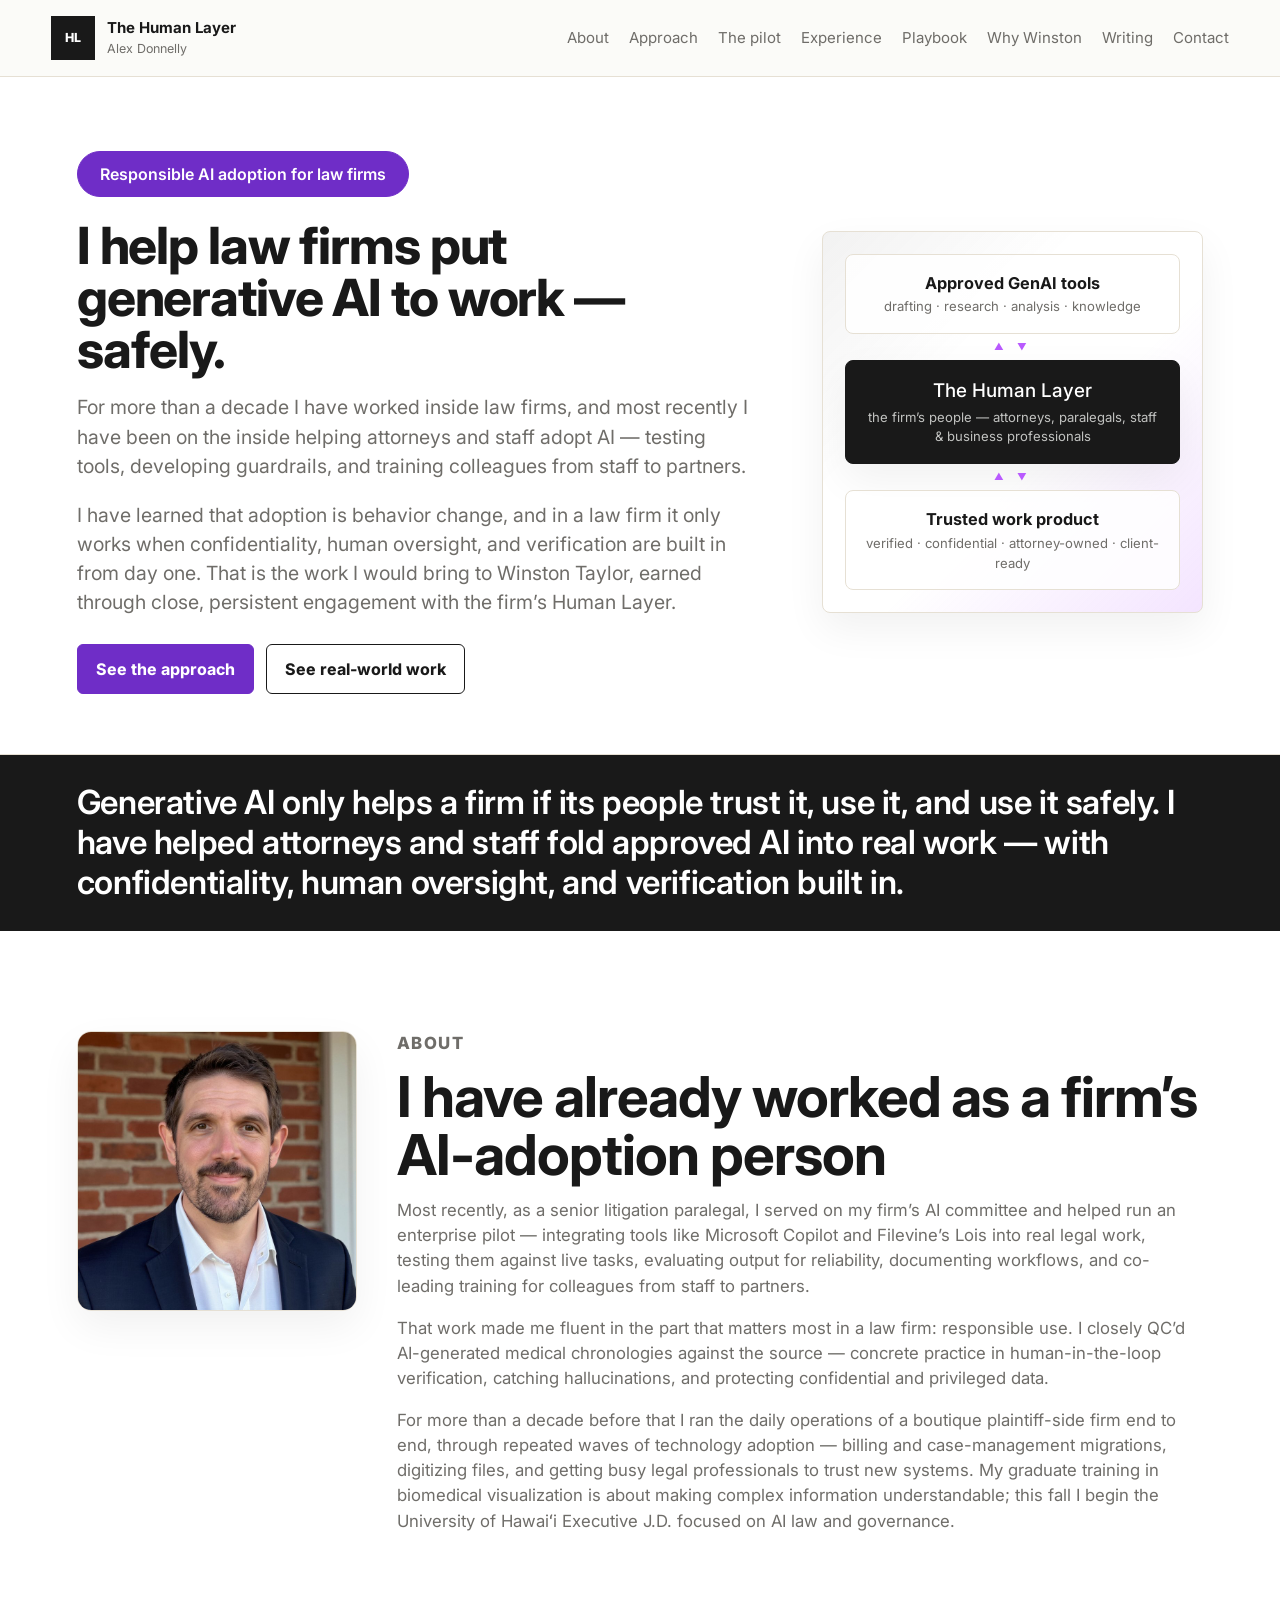
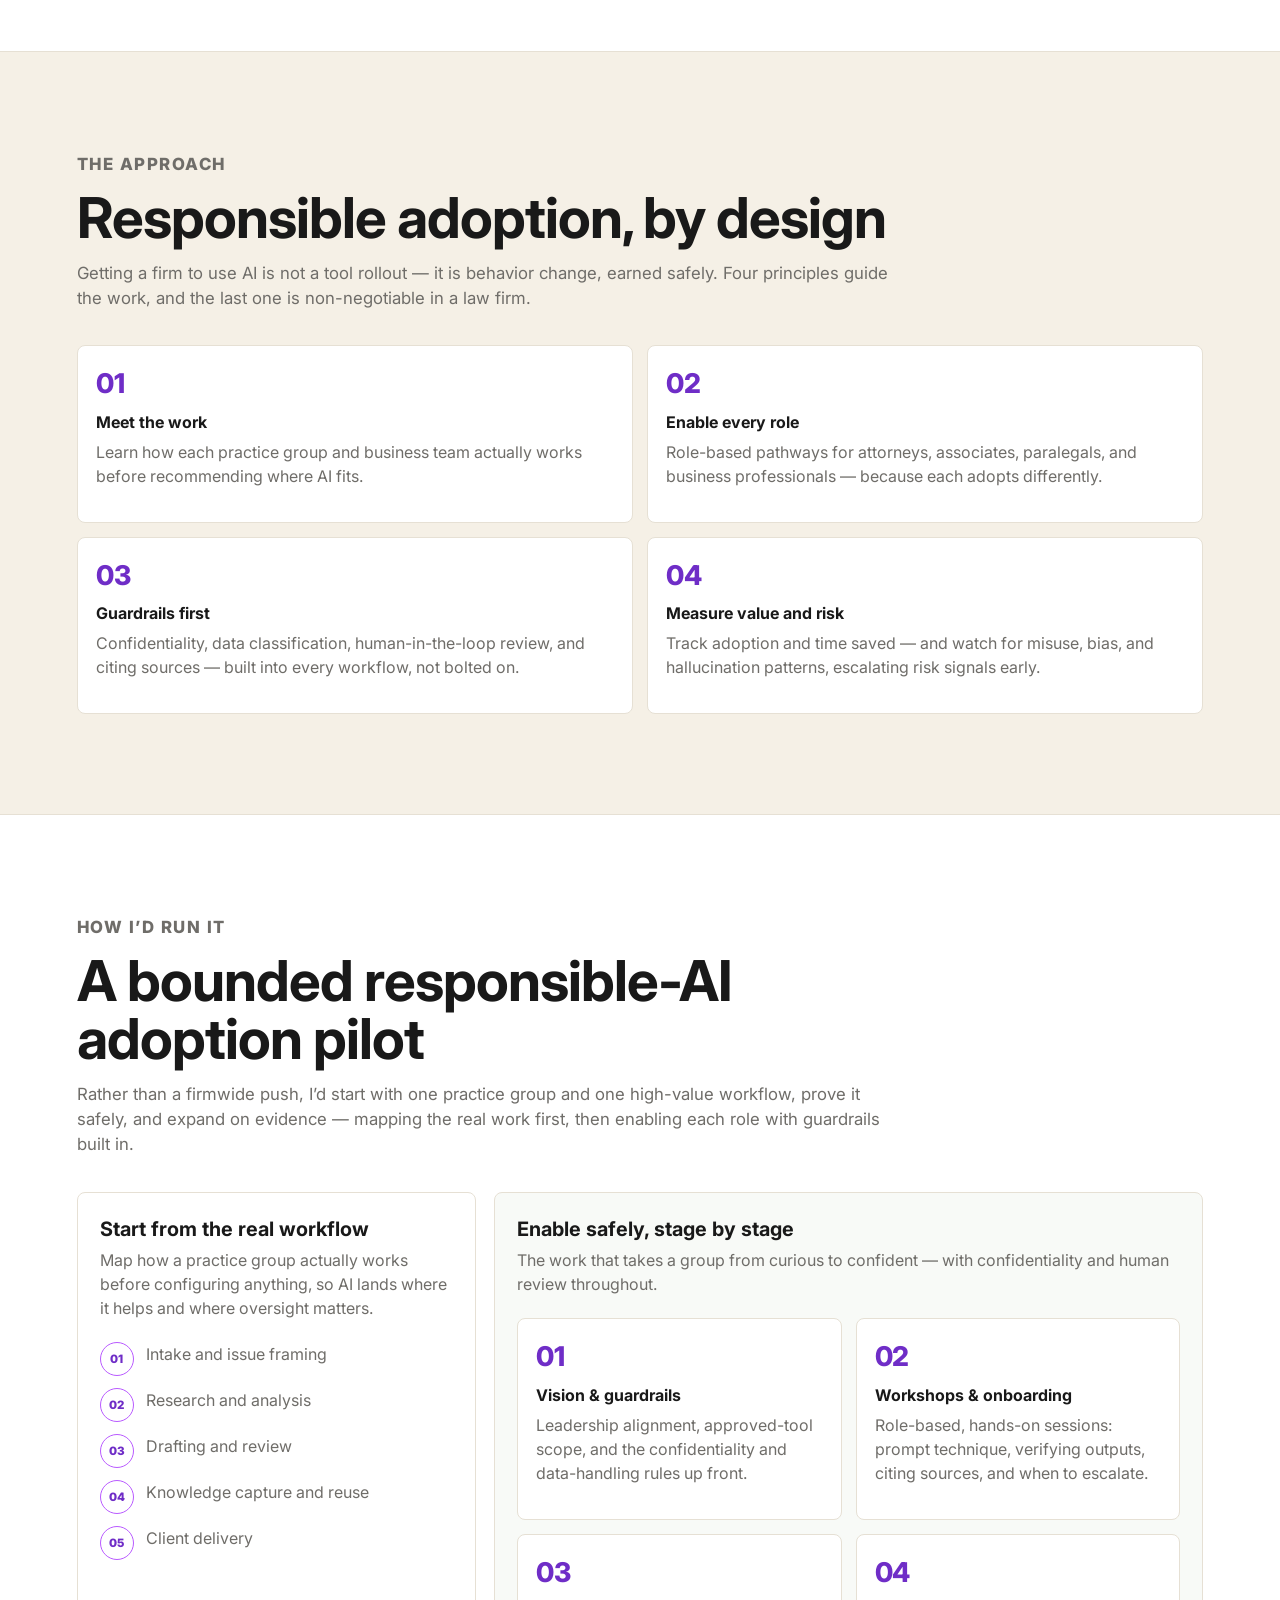
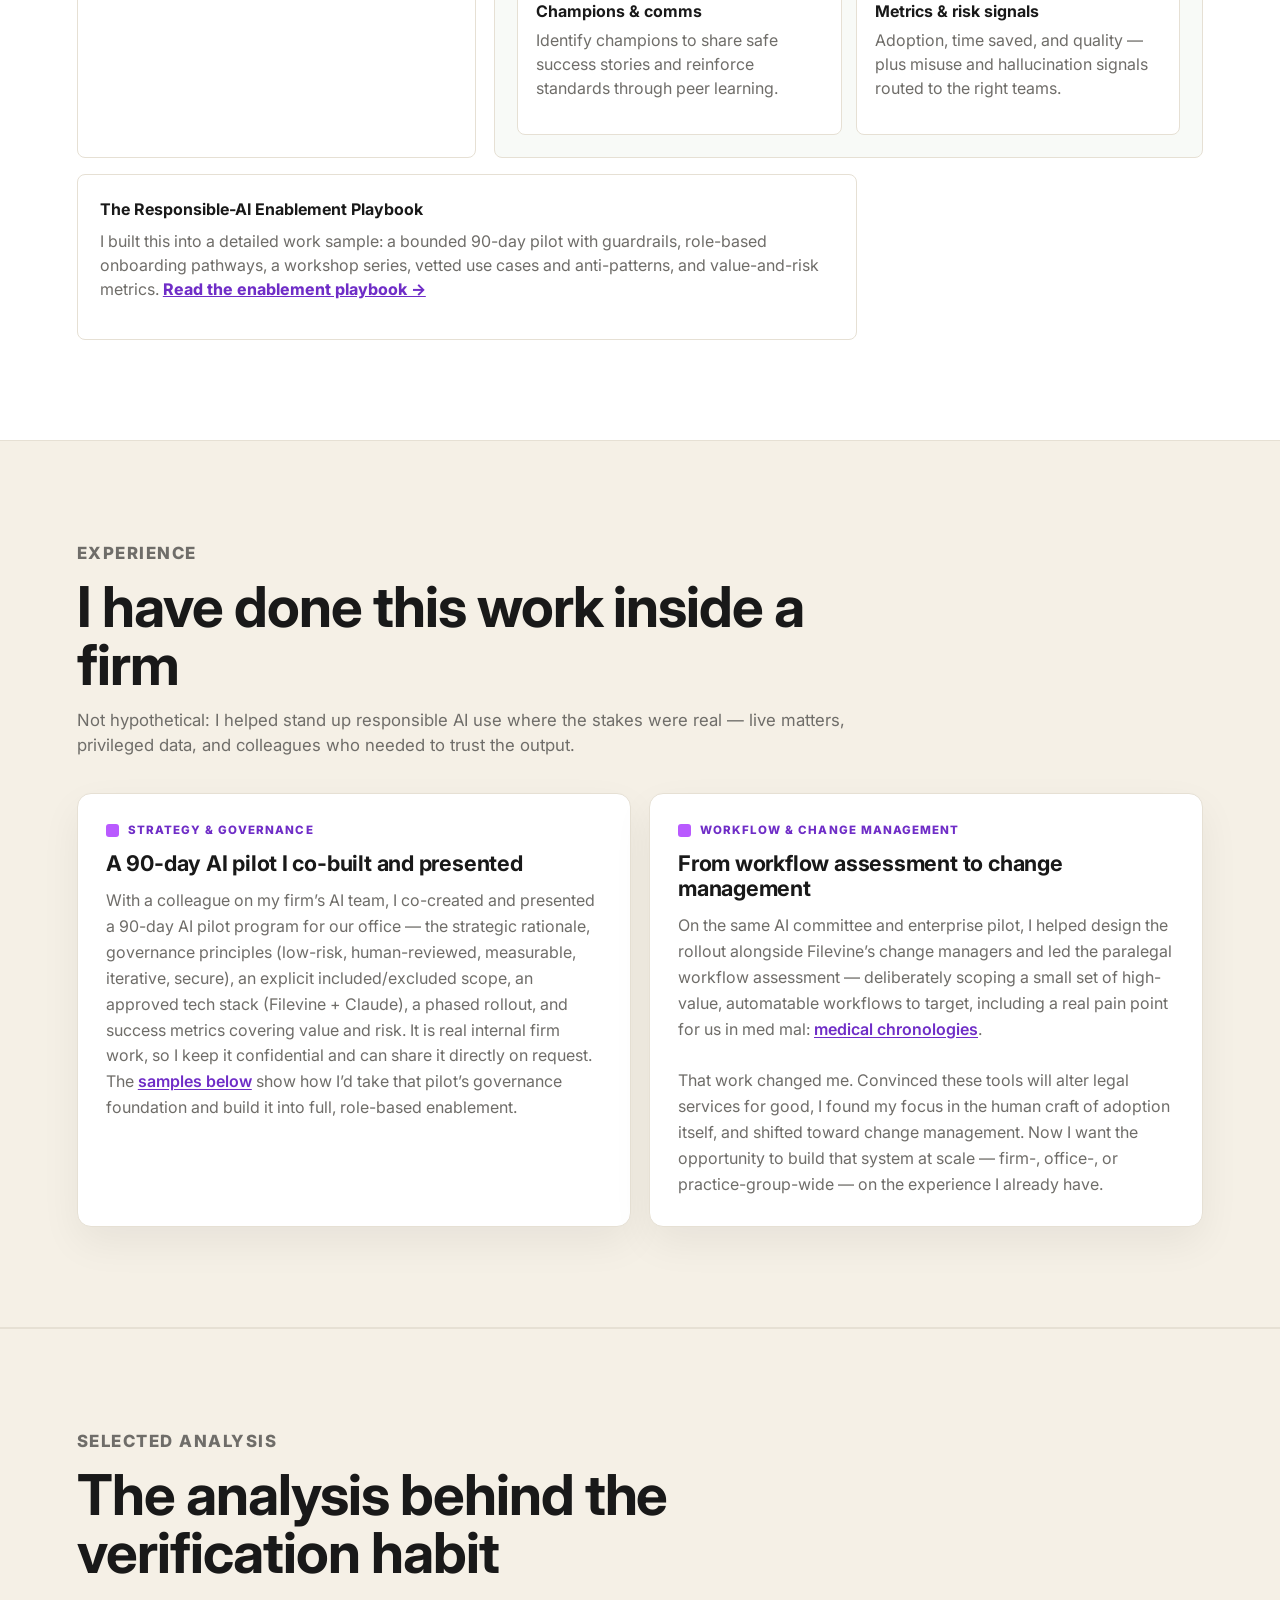
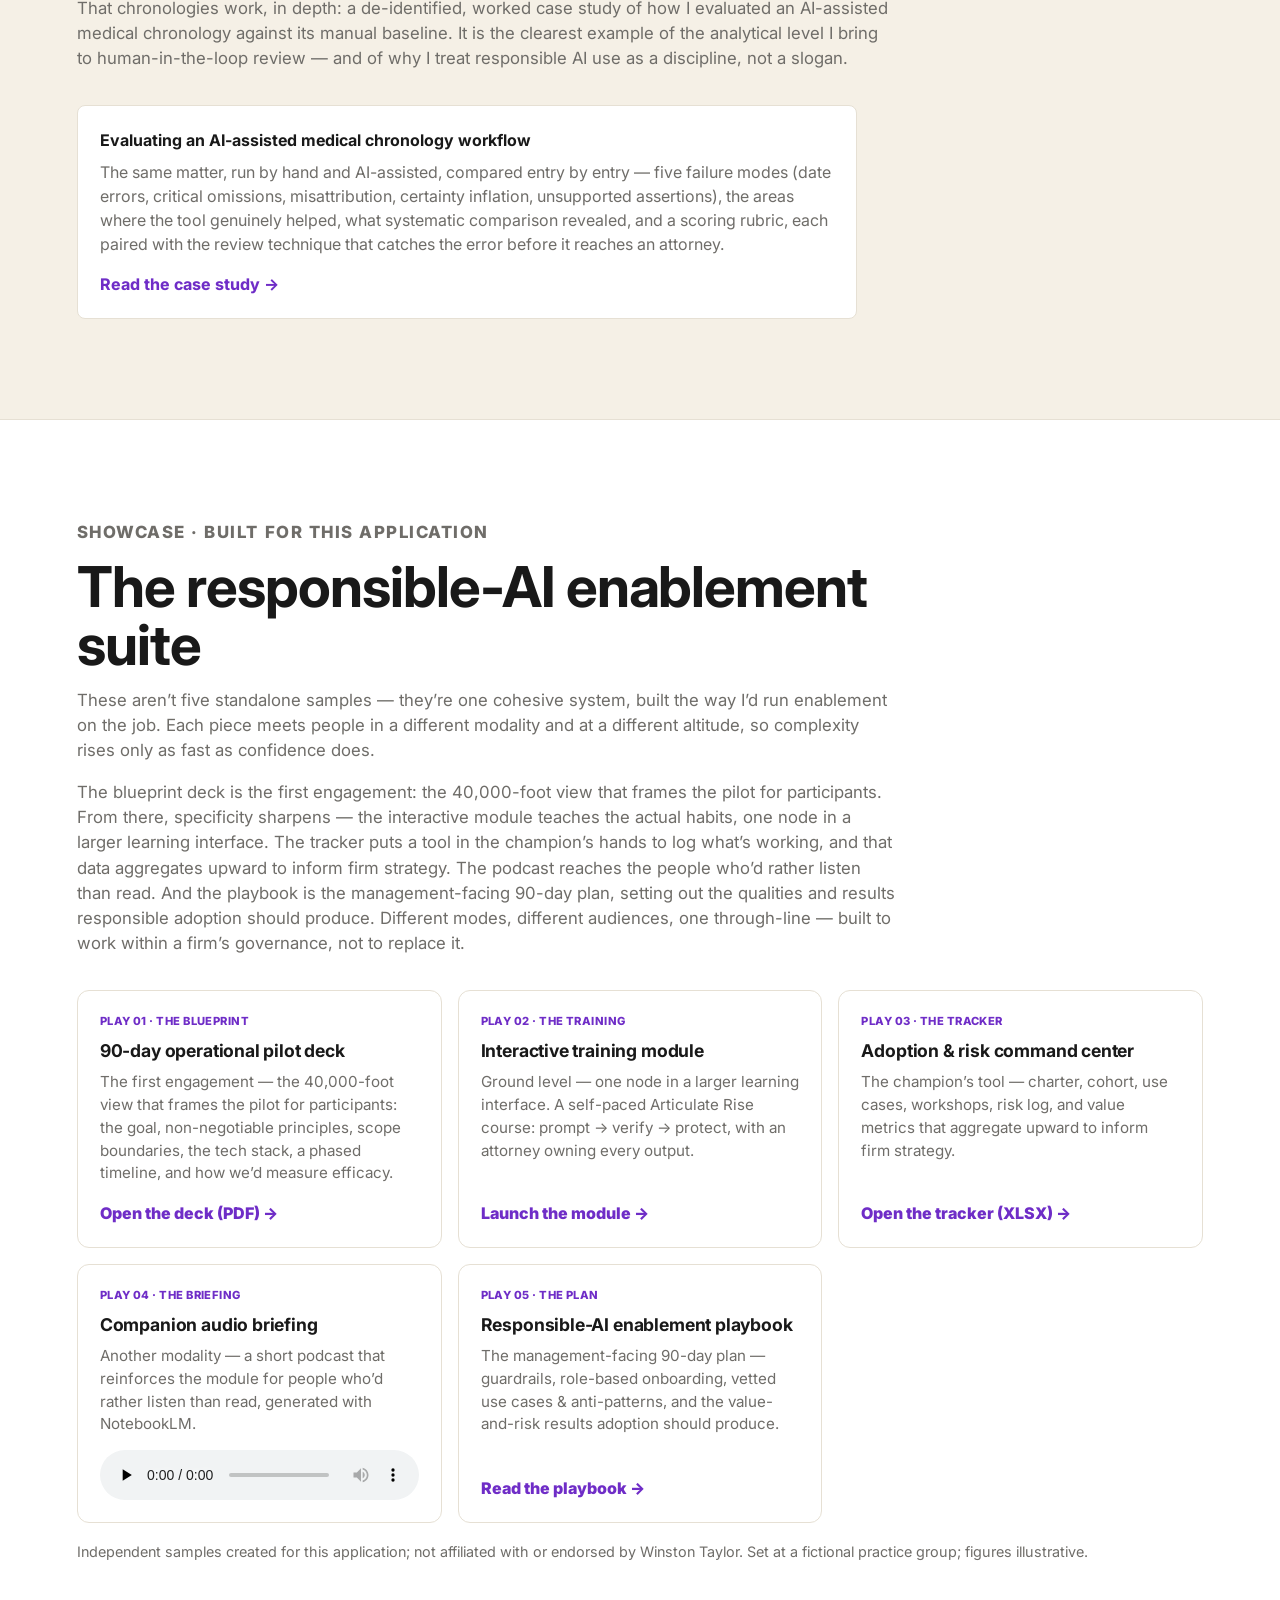
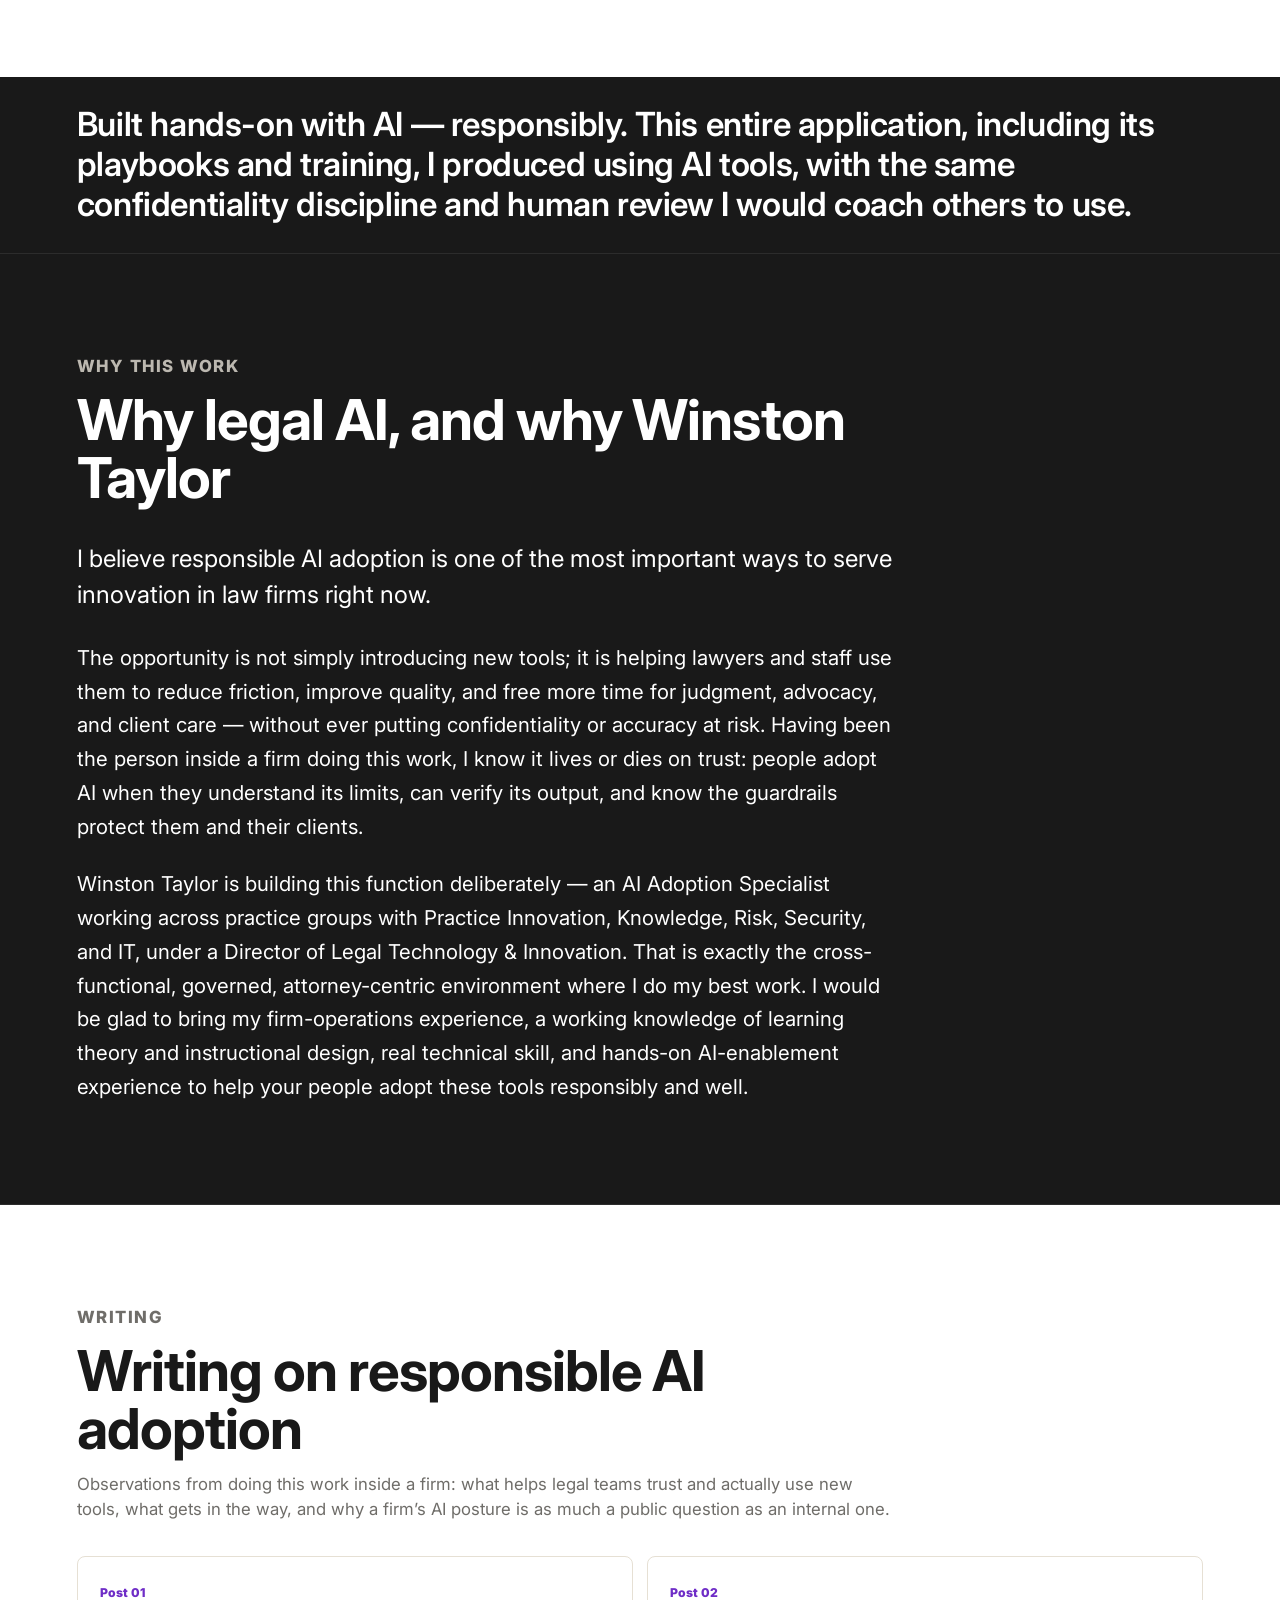
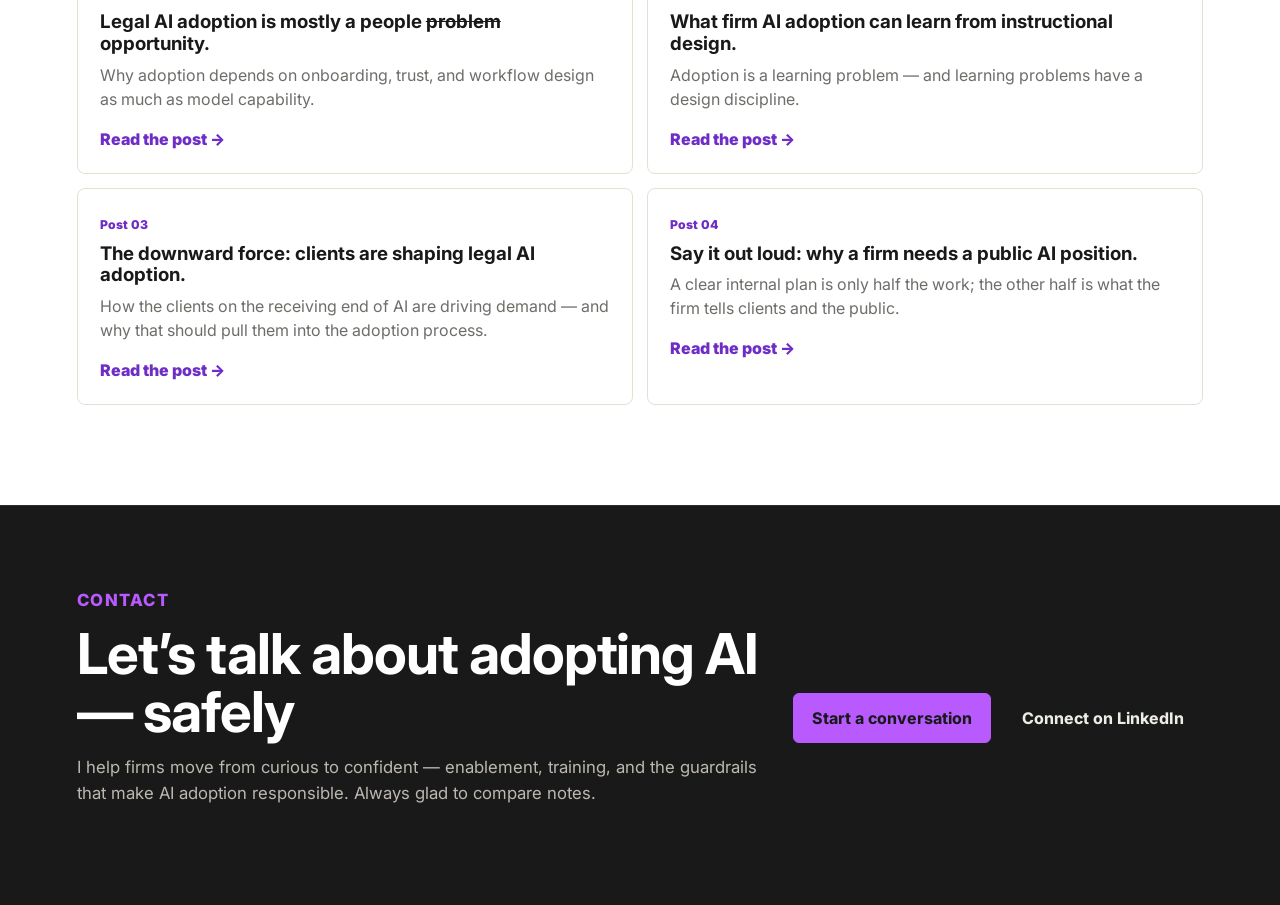
<file: index.html>
<!doctype html>
<html lang="en">
  <head>
    <!-- Google tag (gtag.js) -->
    <script async src="https://www.googletagmanager.com/gtag/js?id=G-5SEJFHV82K"></script>
    <script>
      window.dataLayer = window.dataLayer || [];
      function gtag(){dataLayer.push(arguments);}
      gtag('js', new Date());
      gtag('config', 'G-5SEJFHV82K');
    </script>
    <meta charset="utf-8">
    <meta name="viewport" content="width=device-width, initial-scale=1">
    <title>The Human Layer | Alex Donnelly — Responsible AI Adoption for Law Firms</title>
    <meta
      name="description"
      content="Responsible generative-AI adoption inside law firms: enablement, training, guardrails, and change management that help attorneys and staff use approved AI safely and well."
    >
    <link rel="icon" href="favicon.svg" type="image/svg+xml">
    <link rel="icon" href="favicon.png" sizes="48x48">
    <link rel="apple-touch-icon" href="apple-touch-icon.png">
    <link rel="preconnect" href="https://fonts.googleapis.com">
    <link rel="preconnect" href="https://fonts.gstatic.com" crossorigin>
    <link href="https://fonts.googleapis.com/css2?family=Inter:wght@400;500;600;700;800&display=swap" rel="stylesheet">
    <link rel="stylesheet" href="styles.css?v=4">
    <style>
      .why .prose { max-width: 820px; }
      .why .prose p { margin: 0 0 1.15em; color: #ffffff; font-size: 1.28rem; line-height: 1.65; }
      .why .prose p:last-child { margin-bottom: 0; }
      .why .prose p.lead { color: #ffffff; font-size: 1.5rem; line-height: 1.5; }
    </style>
  </head>
  <body>
    <header class="site-header">
      <a class="brand" href="#top" aria-label="The Human Layer home">
        <span class="brand-mark" aria-hidden="true">HL</span>
        <span>
          <strong>The Human Layer</strong>
          <small>Alex Donnelly</small>
        </span>
      </a>
      <nav class="nav" aria-label="Primary navigation">
        <a href="#about">About</a>
        <a href="#approach">Approach</a>
        <a href="#pilot">The pilot</a>
        <a href="#experience">Experience</a>
        <a href="#playbook">Playbook</a>
        <a href="#why">Why Winston</a>
        <a href="#writing">Writing</a>
        <a href="#contact">Contact</a>
      </nav>
    </header>

    <main id="top">
      <section class="hero">
        <div class="hero-copy">
          <p class="eyebrow">Responsible AI adoption for law firms</p>
          <h1>I help law firms put generative AI to work &mdash; safely.</h1>
          <p class="lede">
            For more than a decade I have worked inside law firms, and most recently I have been on the
            inside helping attorneys and staff adopt AI &mdash; testing tools, developing guardrails, and
            training colleagues from staff to partners.
          </p>
          <p class="lede">
            I have learned that adoption is behavior change, and in a law firm it only works when
            confidentiality, human oversight, and verification are built in from day one. That is the work I
            would bring to Winston Taylor, earned through close, persistent engagement with the firm&rsquo;s
            Human Layer.
          </p>
          <div class="hero-actions" aria-label="Primary actions">
            <a class="button primary" href="#approach">See the approach</a>
            <a class="button secondary" href="#experience">See real-world work</a>
          </div>
        </div>

        <aside class="systems-panel" aria-label="Diagram: approved AI becomes trusted work product through the firm's people — the human layer">
          <div class="stack">
            <div class="stack-layer">
              <strong>Approved GenAI tools</strong>
              <span>drafting &middot; research &middot; analysis &middot; knowledge</span>
            </div>
            <div class="stack-flow" aria-hidden="true">&#9650;&ensp;&#9660;</div>
            <div class="stack-layer human-layer">
              <strong>The Human Layer</strong>
              <span>the firm&rsquo;s people &mdash; attorneys, paralegals, staff &amp; business professionals</span>
            </div>
            <div class="stack-flow" aria-hidden="true">&#9650;&ensp;&#9660;</div>
            <div class="stack-layer">
              <strong>Trusted work product</strong>
              <span>verified &middot; confidential &middot; attorney-owned &middot; client-ready</span>
            </div>
          </div>
        </aside>
      </section>

      <section class="thesis-band" aria-label="Positioning statement">
        <p>
          Generative AI only helps a firm if its people trust it, use it, and use it safely. I have helped
          attorneys and staff fold approved AI into real work &mdash; with confidentiality, human oversight, and
          verification built in.
        </p>
      </section>

      <section id="about" class="section">
        <div class="about-layout">
          <img class="about-photo" src="headshot.jpg" alt="Portrait of Alex Donnelly" width="280" height="280" loading="lazy">
          <div class="section-heading about-copy">
            <p class="eyebrow">About</p>
            <h2>I have already worked as a firm&rsquo;s AI-adoption person</h2>
            <p>
              Most recently, as a senior litigation paralegal, I served on my firm&rsquo;s AI committee and
              helped run an enterprise pilot &mdash; integrating tools like Microsoft Copilot and
              Filevine&rsquo;s Lois into real legal work, testing them against live tasks, evaluating output
              for reliability, documenting workflows, and co-leading training for colleagues from staff to
              partners.
            </p>
            <p>
              That work made me fluent in the part that matters most in a law firm: responsible use. I
              closely QC&rsquo;d AI-generated medical chronologies against the source &mdash; concrete
              practice in human-in-the-loop verification, catching hallucinations, and protecting
              confidential and privileged data.
            </p>
            <p>
              For more than a decade before that I ran the daily operations of a boutique plaintiff-side firm
              end to end, through repeated waves of technology adoption &mdash; billing and case-management
              migrations, digitizing files, and getting busy legal professionals to trust new systems. My
              graduate training in biomedical visualization is about making complex information
              understandable; this fall I begin the University of Hawai&#x2bb;i Executive J.D. focused on AI
              law and governance.
            </p>
          </div>
        </div>
      </section>

      <section id="approach" class="section muted">
        <div class="section-heading">
          <p class="eyebrow">The approach</p>
          <h2>Responsible adoption, by design</h2>
          <p>
            Getting a firm to use AI is not a tool rollout &mdash; it is behavior change, earned safely. Four
            principles guide the work, and the last one is non-negotiable in a law firm.
          </p>
        </div>
        <div class="enablement-cards">
          <article>
            <span>01</span>
            <h4>Meet the work</h4>
            <p>Learn how each practice group and business team actually works before recommending where AI
            fits.</p>
          </article>
          <article>
            <span>02</span>
            <h4>Enable every role</h4>
            <p>Role-based pathways for attorneys, associates, paralegals, and business professionals &mdash;
            because each adopts differently.</p>
          </article>
          <article>
            <span>03</span>
            <h4>Guardrails first</h4>
            <p>Confidentiality, data classification, human-in-the-loop review, and citing sources &mdash;
            built into every workflow, not bolted on.</p>
          </article>
          <article>
            <span>04</span>
            <h4>Measure value and risk</h4>
            <p>Track adoption and time saved &mdash; and watch for misuse, bias, and hallucination patterns,
            escalating risk signals early.</p>
          </article>
        </div>
      </section>

      <section id="pilot" class="section">
        <div class="section-heading">
          <p class="eyebrow">How I&rsquo;d run it</p>
          <h2>A bounded responsible-AI adoption pilot</h2>
          <p>
            Rather than a firmwide push, I&rsquo;d start with one practice group and one high-value workflow,
            prove it safely, and expand on evidence &mdash; mapping the real work first, then enabling each
            role with guardrails built in.
          </p>
        </div>
        <div class="blueprint-layout">
          <div class="blueprint-stage">
            <div class="stage-header">
              <h3>Start from the real workflow</h3>
              <p>Map how a practice group actually works before configuring anything, so AI lands where it
              helps and where oversight matters.</p>
            </div>
            <ol class="timeline">
              <li>Intake and issue framing</li>
              <li>Research and analysis</li>
              <li>Drafting and review</li>
              <li>Knowledge capture and reuse</li>
              <li>Client delivery</li>
            </ol>
          </div>
          <div class="blueprint-stage emphasized">
            <div class="stage-header">
              <h3>Enable safely, stage by stage</h3>
              <p>The work that takes a group from curious to confident &mdash; with confidentiality and
              human review throughout.</p>
            </div>
            <div class="enablement-cards">
              <article>
                <span>01</span>
                <h4>Vision &amp; guardrails</h4>
                <p>Leadership alignment, approved-tool scope, and the confidentiality and data-handling
                rules up front.</p>
              </article>
              <article>
                <span>02</span>
                <h4>Workshops &amp; onboarding</h4>
                <p>Role-based, hands-on sessions: prompt technique, verifying outputs, citing sources, and
                when to escalate.</p>
              </article>
              <article>
                <span>03</span>
                <h4>Champions &amp; comms</h4>
                <p>Identify champions to share safe success stories and reinforce standards through peer
                learning.</p>
              </article>
              <article>
                <span>04</span>
                <h4>Metrics &amp; risk signals</h4>
                <p>Adoption, time saved, and quality &mdash; plus misuse and hallucination signals routed to
                the right teams.</p>
              </article>
            </div>
          </div>
        </div>
        <div class="project-preview blueprint-cta">
          <strong>The Responsible-AI Enablement Playbook</strong>
          <p>
            I built this into a detailed work sample: a bounded 90-day pilot with guardrails, role-based
            onboarding pathways, a workshop series, vetted use cases and anti-patterns, and value-and-risk
            metrics.
            <a href="responsible-ai-playbook.html">Read the enablement playbook &rarr;</a>
          </p>
        </div>
      </section>

      <section id="experience" class="section muted">
        <div class="section-heading">
          <p class="eyebrow">Experience</p>
          <h2>I have done this work inside a firm</h2>
          <p>
            Not hypothetical: I helped stand up responsible AI use where the stakes were real &mdash; live
            matters, privileged data, and colleagues who needed to trust the output.
          </p>
        </div>
        <div class="exp-grid">
          <article class="exp-card">
            <span class="exp-kicker">Strategy &amp; governance</span>
            <h3>A 90-day AI pilot I co-built and presented</h3>
            <p>
              With a colleague on my firm&rsquo;s AI team, I co-created and presented a 90-day AI pilot program
              for our office &mdash; the strategic rationale, governance principles (low-risk, human-reviewed,
              measurable, iterative, secure), an explicit included/excluded scope, an approved tech stack
              (Filevine + Claude), a phased rollout, and success metrics covering value and risk. It is real
              internal firm work, so I keep it confidential and can share it directly on request. The
              <a href="#playbook">samples below</a> show how I&rsquo;d take that pilot&rsquo;s governance
              foundation and build it into full, role-based enablement.
            </p>
          </article>
          <article class="exp-card">
            <span class="exp-kicker">Workflow &amp; change management</span>
            <h3>From workflow assessment to change management</h3>
            <p>
              On the same AI committee and enterprise pilot, I helped design the rollout alongside
              Filevine&rsquo;s change managers and led the paralegal workflow assessment &mdash; deliberately
              scoping a small set of high-value, automatable workflows to target, including a real pain point
              for us in med mal: <a href="#analysis">medical chronologies</a>.
            </p>
            <p>
              That work changed me. Convinced these tools will alter legal services for good, I found my focus
              in the human craft of adoption itself, and shifted toward change management. Now I want the
              opportunity to build that system at scale &mdash; firm-, office-, or practice-group-wide &mdash;
              on the experience I already have.
            </p>
          </article>
        </div>
      </section>

      <section id="analysis" class="section muted">
        <div class="section-heading">
          <p class="eyebrow">Selected analysis</p>
          <h2>The analysis behind the verification habit</h2>
          <p>
            That chronologies work, in depth: a de-identified, worked case study of how I evaluated an
            AI-assisted medical chronology against its manual baseline. It is the clearest example of the
            analytical level I bring to human-in-the-loop review &mdash; and of why I treat responsible AI use
            as a discipline, not a slogan.
          </p>
        </div>
        <div class="project-preview blueprint-cta">
          <strong>Evaluating an AI-assisted medical chronology workflow</strong>
          <p>
            The same matter, run by hand and AI-assisted, compared entry by entry &mdash; five failure modes
            (date errors, critical omissions, misattribution, certainty inflation, unsupported assertions), the
            areas where the tool genuinely helped, what systematic comparison revealed, and a scoring rubric,
            each paired with the review technique that catches the error before it reaches an attorney.
          </p>
          <a class="text-button" href="chronology-analysis.html">Read the case study &rarr;</a>
        </div>
      </section>

      <section id="playbook" class="section">
        <div class="section-heading">
          <p class="eyebrow">Showcase &middot; Built for this application</p>
          <h2>The responsible-AI enablement suite</h2>
          <p>
            These aren&rsquo;t five standalone samples &mdash; they&rsquo;re one cohesive system, built the way
            I&rsquo;d run enablement on the job. Each piece meets people in a different modality and at a
            different altitude, so complexity rises only as fast as confidence does.
          </p>
          <p>
            The blueprint deck is the first engagement: the 40,000-foot view that frames the pilot for
            participants. From there, specificity sharpens &mdash; the interactive module teaches the actual
            habits, one node in a larger learning interface. The tracker puts a tool in the champion&rsquo;s
            hands to log what&rsquo;s working, and that data aggregates upward to inform firm strategy. The
            podcast reaches the people who&rsquo;d rather listen than read. And the playbook is the
            management-facing 90-day plan, setting out the qualities and results responsible adoption should
            produce. Different modes, different audiences, one through-line &mdash; built to work within a
            firm&rsquo;s governance, not to replace it.
          </p>
        </div>
        <div class="suite-block">
          <div class="suite-tiles">
            <a class="suite-tile" href="Winston_AI_Operational_Blueprint_(final).pdf">
              <span class="suite-tag">Play 01 &middot; The blueprint</span>
              <h4>90-day operational pilot deck</h4>
              <p>The first engagement &mdash; the 40,000-foot view that frames the pilot for participants: the
              goal, non-negotiable principles, scope boundaries, the tech stack, a phased timeline, and how
              we&rsquo;d measure efficacy.</p>
              <span class="suite-action">Open the deck (PDF) <span aria-hidden="true">&rarr;</span></span>
            </a>
            <a class="suite-tile" href="training-module.html">
              <span class="suite-tag">Play 02 &middot; The training</span>
              <h4>Interactive training module</h4>
              <p>Ground level &mdash; one node in a larger learning interface. A self-paced Articulate Rise
              course: prompt &rarr; verify &rarr; protect, with an attorney owning every output.</p>
              <span class="suite-action">Launch the module <span aria-hidden="true">&rarr;</span></span>
            </a>
            <a class="suite-tile" href="Winston_RAI_Adoption_Tracker.xlsx">
              <span class="suite-tag">Play 03 &middot; The tracker</span>
              <h4>Adoption &amp; risk command center</h4>
              <p>The champion&rsquo;s tool &mdash; charter, cohort, use cases, workshops, risk log, and value
              metrics that aggregate upward to inform firm strategy.</p>
              <span class="suite-action">Open the tracker (XLSX) <span aria-hidden="true">&rarr;</span></span>
            </a>

            <div class="suite-tile suite-tile--audio">
              <span class="suite-tag">Play 04 &middot; The briefing</span>
              <h4>Companion audio briefing</h4>
              <p>Another modality &mdash; a short podcast that reinforces the module for people who&rsquo;d
              rather listen than read, generated with NotebookLM.</p>
              <audio controls preload="none" class="suite-audio">
                <source src="Winston_RAI_Briefing.m4a" type="audio/mp4">
                Your browser doesn&rsquo;t support inline audio &mdash;
                <a href="Winston_RAI_Briefing.m4a">download the briefing</a>.
              </audio>
            </div>
            <a class="suite-tile" href="responsible-ai-playbook.html">
              <span class="suite-tag">Play 05 &middot; The plan</span>
              <h4>Responsible-AI enablement playbook</h4>
              <p>The management-facing 90-day plan &mdash; guardrails, role-based onboarding, vetted use cases
              &amp; anti-patterns, and the value-and-risk results adoption should produce.</p>
              <span class="suite-action">Read the playbook <span aria-hidden="true">&rarr;</span></span>
            </a>
          </div>
          <p class="suite-footnote">
            Independent samples created for this application; not affiliated with or endorsed by Winston
            Taylor. Set at a fictional practice group; figures illustrative.
          </p>
        </div>
      </section>

      <section class="thesis-band" aria-label="AI-forward statement">
        <p>
          Built hands-on with AI &mdash; responsibly. This entire application, including its playbooks and
          training, I produced using AI tools, with the same confidentiality discipline and human review I
          would coach others to use.
        </p>
      </section>

      <section id="why" class="section why dark">
        <div class="section-heading">
          <p class="eyebrow">Why this work</p>
          <h2>Why legal AI, and why Winston Taylor</h2>
        </div>
        <div class="prose">
          <p class="lead">
            I believe responsible AI adoption is one of the most important ways to serve innovation in law
            firms right now.
          </p>
          <p>
            The opportunity is not simply introducing new tools; it is helping lawyers and staff use them to
            reduce friction, improve quality, and free more time for judgment, advocacy, and client care
            &mdash; without ever putting confidentiality or accuracy at risk. Having been the person inside a
            firm doing this work, I know it lives or dies on trust: people adopt AI when they understand its
            limits, can verify its output, and know the guardrails protect them and their clients.
          </p>
          <p>
            Winston Taylor is building this function deliberately &mdash; an AI Adoption Specialist working
            across practice groups with Practice Innovation, Knowledge, Risk, Security, and IT, under a
            Director of Legal Technology &amp; Innovation. That is exactly the cross-functional, governed,
            attorney-centric environment where I do my best work. I would be glad to bring my firm-operations
            experience, a working knowledge of learning theory and instructional design, real technical skill,
            and hands-on AI-enablement experience to help your people adopt these tools responsibly and well.
          </p>
        </div>
      </section>

      <section id="writing" class="section">
        <div class="section-heading">
          <p class="eyebrow">Writing</p>
          <h2>Writing on responsible AI adoption</h2>
          <p>
            Observations from doing this work inside a firm: what helps legal teams trust and actually use new
            tools, what gets in the way, and why a firm&rsquo;s AI posture is as much a public question as an
            internal one.
          </p>
        </div>
        <div class="writing-list">
          <article>
            <span>Post 01</span>
            <h3><a href="people-problem.html">Legal AI adoption is mostly a people <s>problem</s> opportunity.</a></h3>
            <p>
              Why adoption depends on onboarding, trust, and workflow design as much as model capability.
            </p>
            <a class="text-button" href="people-problem.html">Read the post &rarr;</a>
          </article>
          <article>
            <span>Post 02</span>
            <h3><a href="instructional-design.html">What firm AI adoption can learn from instructional design.</a></h3>
            <p>
              Adoption is a learning problem &mdash; and learning problems have a design discipline.
            </p>
            <a class="text-button" href="instructional-design.html">Read the post &rarr;</a>
          </article>
          <article>
            <span>Post 03</span>
            <h3><a href="downward-force.html">The downward force: clients are shaping legal AI adoption.</a></h3>
            <p>
              How the clients on the receiving end of AI are driving demand &mdash; and why that should pull them
              into the adoption process.
            </p>
            <a class="text-button" href="downward-force.html">Read the post &rarr;</a>
          </article>
          <article>
            <span>Post 04</span>
            <h3><a href="public-ai-position.html">Say it out loud: why a firm needs a public AI position.</a></h3>
            <p>
              A clear internal plan is only half the work; the other half is what the firm tells clients and the
              public.
            </p>
            <a class="text-button" href="public-ai-position.html">Read the post &rarr;</a>
          </article>
        </div>
      </section>

      <section id="contact" class="contact-section">
        <div>
          <p class="eyebrow">Contact</p>
          <h2>Let&rsquo;s talk about adopting AI &mdash; safely</h2>
          <p>
            I help firms move from curious to confident &mdash; enablement, training, and the guardrails that
            make AI adoption responsible. Always glad to compare notes.
          </p>
        </div>
        <div class="hero-actions">
          <a class="button primary" href="mailto:a.james.donnelly@gmail.com">Start a conversation</a>
          <a class="button secondary" href="https://www.linkedin.com/in/alexjdonnelly">Connect on LinkedIn</a>
        </div>
      </section>
    </main>
  </body>
</html>
</file>
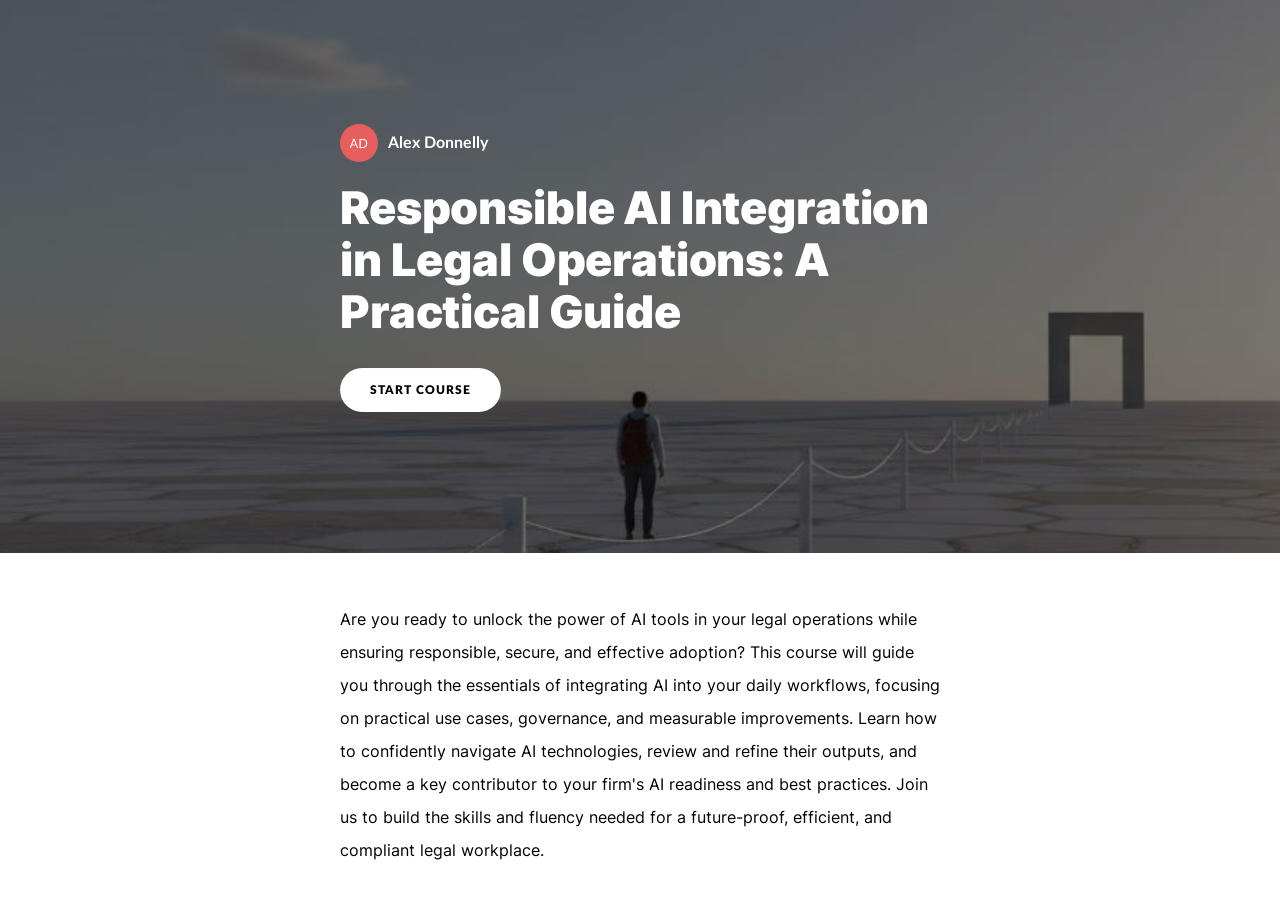
<file: training-module/index.html>
<!doctype html>
<!-- 
course package version: W77TrR9Z
rise_frontend sha: 35da8bfa7c31a659cd830facfde0ccdc5901b581
learn_distribution_frontend sha: 3cc01a2801faab66e9c0d2994afec237bb448c2e
mondrian sha: 081720ddd6843cb52c3332f7a90efa62bcc469b3
sandbox sha: 42753f3391b109fa3788c525c22880445ab48325
 -->
<html lang="en">
  <head>
    <meta charset="utf-8">
    <meta name="viewport" content="width=device-width,initial-scale=1">
    <title>Responsible AI Integration in Legal Operations: A Practical Guide</title>
    
    <script type="application/json" id="__CONFIG__">
      {"remoteManifest":{"learn_distribution_frontend":{".js":["learn_dist/entry.js"]},"mondrian":{".js":["mondrian/entry.js"]}},"assetTargetPrefixes":{"media":"assets","font":"lib/fonts"}}
    </script>
    
    <script src="lib/dist/6915d1e9.js"></script>
  </head>
  <body>
    <div id="app"></div>
    
      <script src="lib/rise/0e7c42eb.js"></script>
    
  </body>
</html>
</file>
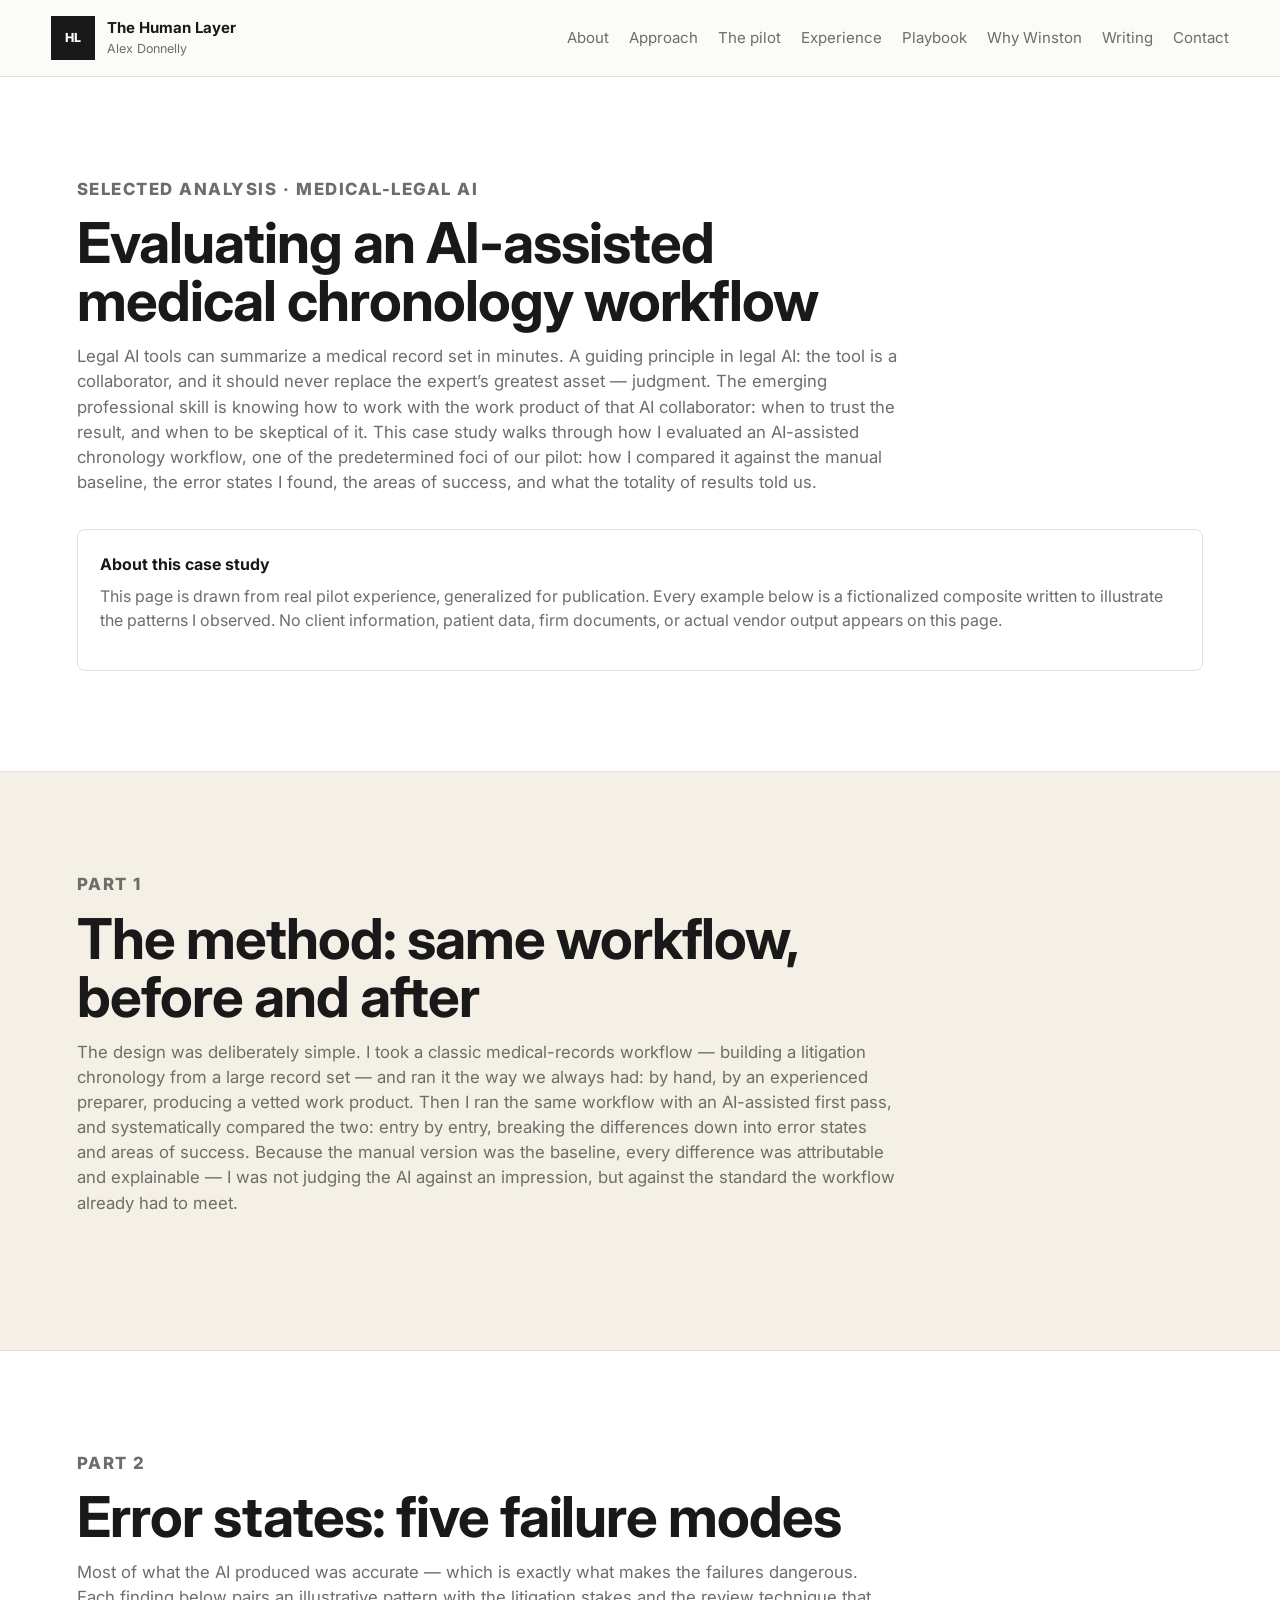
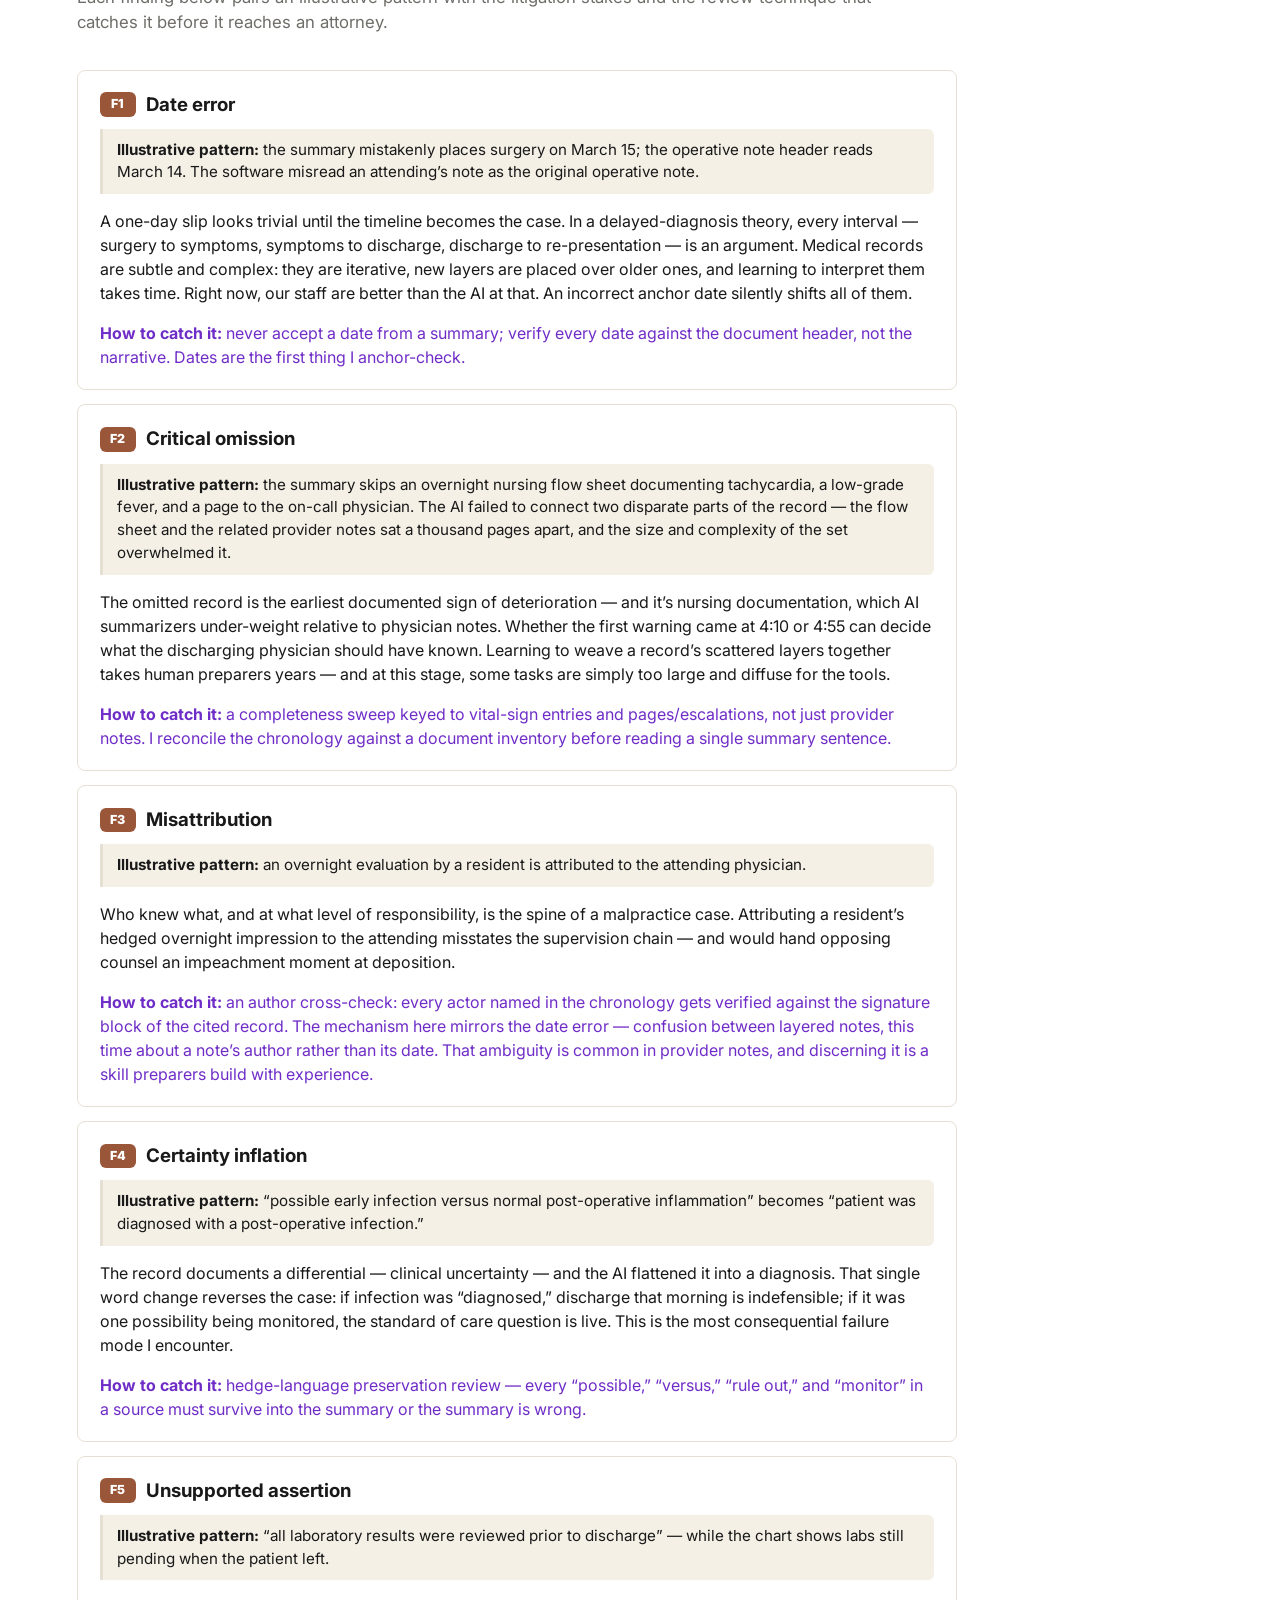
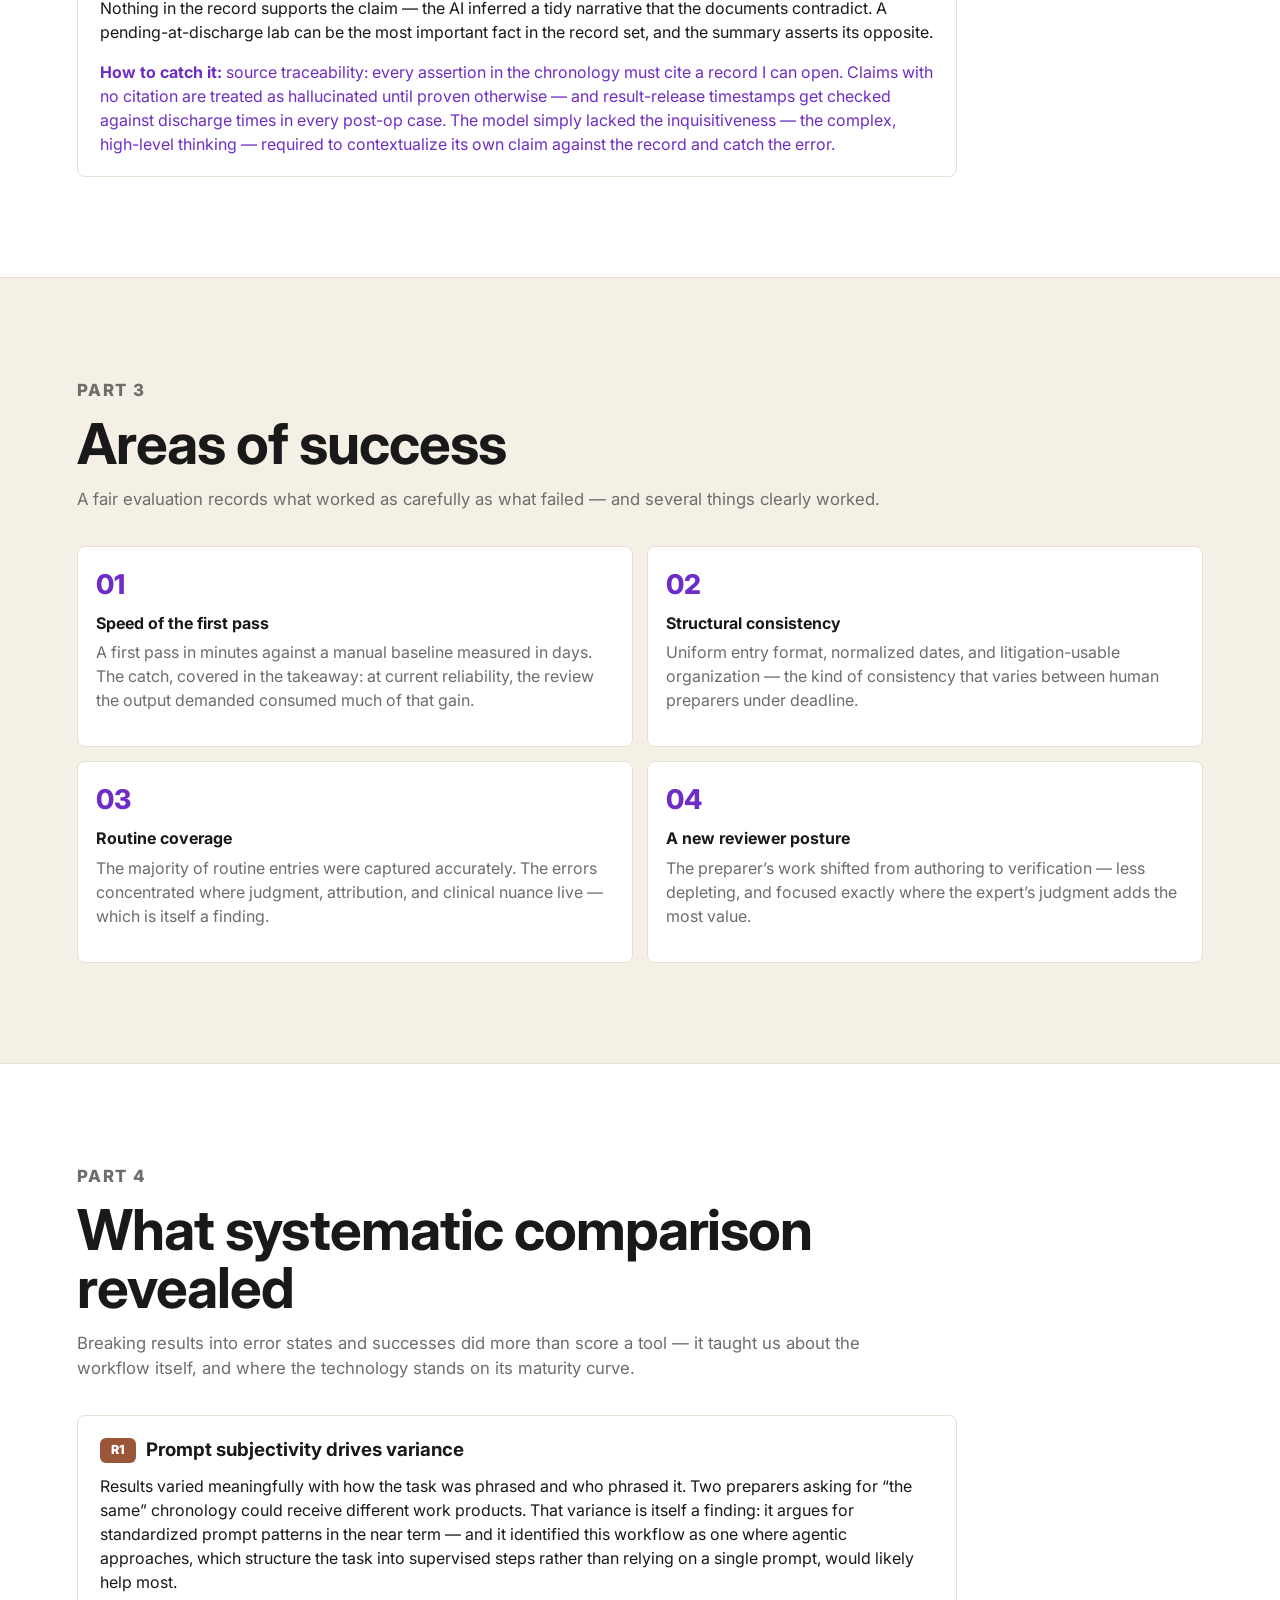
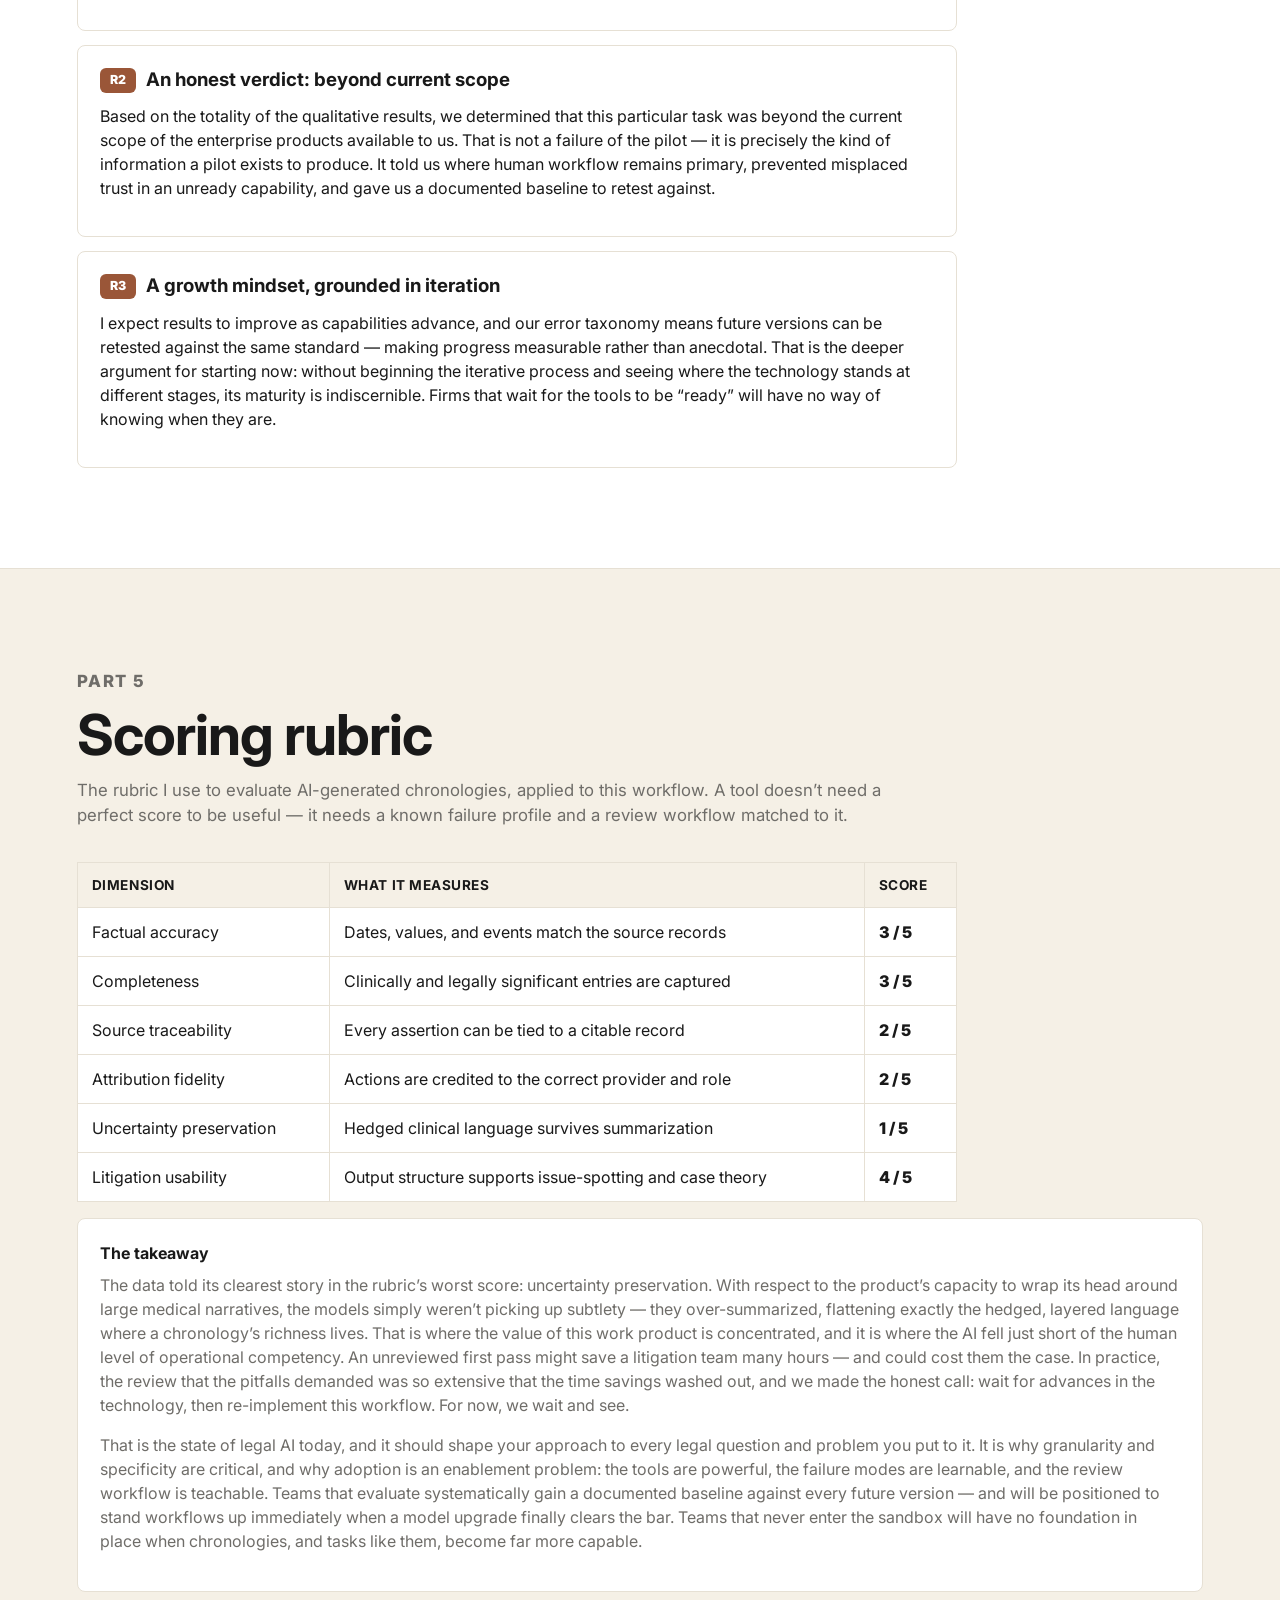
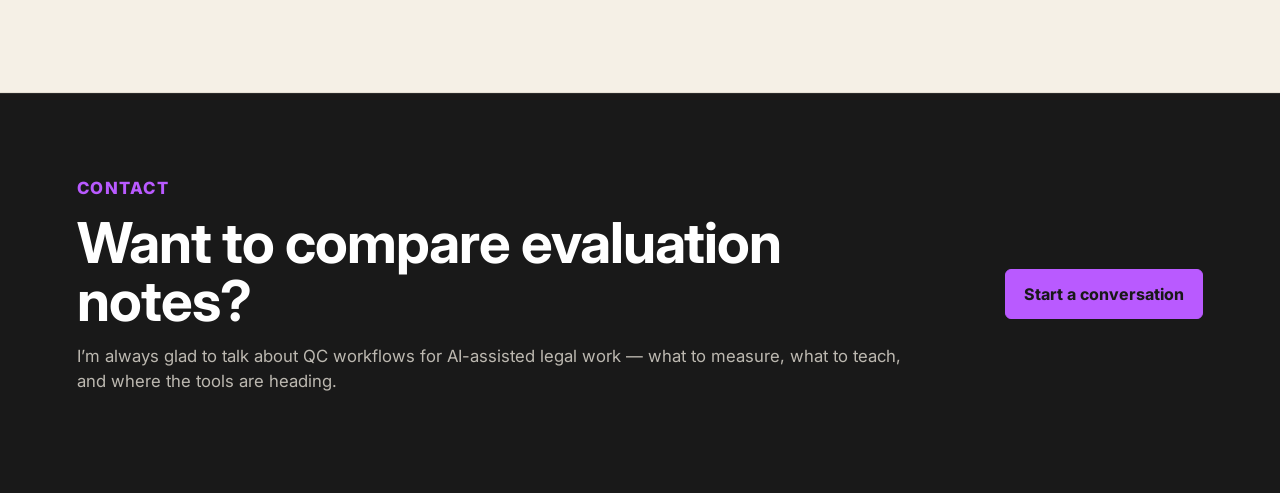
<file: chronology-analysis.html>
<!doctype html>
<html lang="en">
  <head>
    <!-- Google tag (gtag.js) -->
    <script async src="https://www.googletagmanager.com/gtag/js?id=G-5SEJFHV82K"></script>
    <script>
      window.dataLayer = window.dataLayer || [];
      function gtag(){dataLayer.push(arguments);}
      gtag('js', new Date());
      gtag('config', 'G-5SEJFHV82K');
    </script>
    <meta charset="utf-8">
    <meta name="viewport" content="width=device-width, initial-scale=1">
    <title>AI Chronology Analysis: A Worked Case Study | Alex Donnelly</title>
    <meta
      name="description"
      content="A de-identified case study: evaluating an AI-assisted medical chronology workflow against its manual baseline — failure modes, areas of success, a scoring rubric, and what systematic comparison revealed."
    >
    <link rel="icon" href="favicon.svg" type="image/svg+xml">
    <link rel="icon" href="favicon.png" sizes="48x48">
    <link rel="apple-touch-icon" href="apple-touch-icon.png">
    <link rel="preconnect" href="https://fonts.googleapis.com">
    <link rel="preconnect" href="https://fonts.gstatic.com" crossorigin>
    <link href="https://fonts.googleapis.com/css2?family=Inter:wght@400;500;600;700;800&display=swap" rel="stylesheet">
    <link rel="stylesheet" href="styles.css?v=4">
  </head>
  <body>
    <header class="site-header">
      <a class="brand" href="index.html" aria-label="The Human Layer home">
        <span class="brand-mark" aria-hidden="true">HL</span>
        <span>
          <strong>The Human Layer</strong>
          <small>Alex Donnelly</small>
        </span>
      </a>
      <nav class="nav" aria-label="Primary navigation">
        <a href="index.html#about">About</a>
        <a href="index.html#approach">Approach</a>
        <a href="index.html#pilot">The pilot</a>
        <a href="index.html#experience">Experience</a>
        <a href="index.html#playbook">Playbook</a>
        <a href="index.html#why">Why Winston</a>
        <a href="index.html#writing">Writing</a>
        <a href="index.html#contact">Contact</a>
      </nav>
    </header>

    <main id="top">
      <section class="section">
        <div class="section-heading">
          <p class="eyebrow">Selected analysis &middot; Medical-legal AI</p>
          <h2>Evaluating an AI-assisted medical chronology workflow</h2>
          <p>
            Legal AI tools can summarize a medical record set in minutes. A guiding principle in legal AI: the
            tool is a collaborator, and it should never replace the expert&rsquo;s greatest asset &mdash;
            judgment. The emerging professional skill is knowing how to work with the work product of that AI
            collaborator: when to trust the result, and when to be skeptical of it. This case study walks through
            how I evaluated an AI-assisted chronology workflow, one of the predetermined foci of our pilot: how I
            compared it against the manual baseline, the error states I found, the areas of success, and what the
            totality of results told us.
          </p>
        </div>

        <div class="project-preview" role="note">
          <strong>About this case study</strong>
          <p>
            This page is drawn from real pilot experience, generalized for publication. Every example below is a
            fictionalized composite written to illustrate the patterns I observed. No client information, patient
            data, firm documents, or actual vendor output appears on this page.
          </p>
        </div>
      </section>

      <section class="section muted">
        <div class="section-heading">
          <p class="eyebrow">Part 1</p>
          <h2>The method: same workflow, before and after</h2>
          <p>
            The design was deliberately simple. I took a classic medical-records workflow &mdash; building a
            litigation chronology from a large record set &mdash; and ran it the way we always had: by hand, by
            an experienced preparer, producing a vetted work product. Then I ran the same workflow with an
            AI-assisted first pass, and systematically compared the two: entry by entry, breaking the differences
            down into error states and areas of success. Because the manual version was the baseline, every
            difference was attributable and explainable &mdash; I was not judging the AI against an impression,
            but against the standard the workflow already had to meet.
          </p>
        </div>
      </section>

      <section class="section">
        <div class="section-heading">
          <p class="eyebrow">Part 2</p>
          <h2>Error states: five failure modes</h2>
          <p>
            Most of what the AI produced was accurate &mdash; which is exactly what makes the failures
            dangerous. Each finding below pairs an illustrative pattern with the litigation stakes and the review
            technique that catches it before it reaches an attorney.
          </p>
        </div>

        <div class="findings-list">
          <article class="finding">
            <h3><span>F1</span> Date error</h3>
            <p class="vs"><strong>Illustrative pattern:</strong> the summary mistakenly places surgery on March
            15; the operative note header reads March 14. The software misread an attending&rsquo;s note as the
            original operative note.</p>
            <p>
              A one-day slip looks trivial until the timeline becomes the case. In a delayed-diagnosis theory,
              every interval &mdash; surgery to symptoms, symptoms to discharge, discharge to re-presentation
              &mdash; is an argument. Medical records are subtle and complex: they are iterative, new layers are
              placed over older ones, and learning to interpret them takes time. Right now, our staff are better
              than the AI at that. An incorrect anchor date silently shifts all of them.
            </p>
            <p class="catch"><strong>How to catch it:</strong> never accept a date from a summary; verify every
            date against the document header, not the narrative. Dates are the first thing I anchor-check.</p>
          </article>

          <article class="finding">
            <h3><span>F2</span> Critical omission</h3>
            <p class="vs"><strong>Illustrative pattern:</strong> the summary skips an overnight nursing flow
            sheet documenting tachycardia, a low-grade fever, and a page to the on-call physician. The AI failed
            to connect two disparate parts of the record &mdash; the flow sheet and the related provider notes
            sat a thousand pages apart, and the size and complexity of the set overwhelmed it.</p>
            <p>
              The omitted record is the earliest documented sign of deterioration &mdash; and it&rsquo;s nursing
              documentation, which AI summarizers under-weight relative to physician notes. Whether the first
              warning came at 4:10 or 4:55 can decide what the discharging physician should have known. Learning
              to weave a record&rsquo;s scattered layers together takes human preparers years &mdash; and at this
              stage, some tasks are simply too large and diffuse for the tools.
            </p>
            <p class="catch"><strong>How to catch it:</strong> a completeness sweep keyed to vital-sign entries
            and pages/escalations, not just provider notes. I reconcile the chronology against a document
            inventory before reading a single summary sentence.</p>
          </article>

          <article class="finding">
            <h3><span>F3</span> Misattribution</h3>
            <p class="vs"><strong>Illustrative pattern:</strong> an overnight evaluation by a resident is
            attributed to the attending physician.</p>
            <p>
              Who knew what, and at what level of responsibility, is the spine of a malpractice case. Attributing
              a resident&rsquo;s hedged overnight impression to the attending misstates the supervision chain
              &mdash; and would hand opposing counsel an impeachment moment at deposition.
            </p>
            <p class="catch"><strong>How to catch it:</strong> an author cross-check: every actor named in the
            chronology gets verified against the signature block of the cited record. The mechanism here mirrors
            the date error &mdash; confusion between layered notes, this time about a note&rsquo;s author rather
            than its date. That ambiguity is common in provider notes, and discerning it is a skill preparers
            build with experience.</p>
          </article>

          <article class="finding">
            <h3><span>F4</span> Certainty inflation</h3>
            <p class="vs"><strong>Illustrative pattern:</strong> &ldquo;possible early infection versus normal
            post-operative inflammation&rdquo; becomes &ldquo;patient was diagnosed with a post-operative
            infection.&rdquo;</p>
            <p>
              The record documents a differential &mdash; clinical uncertainty &mdash; and the AI flattened it
              into a diagnosis. That single word change reverses the case: if infection was &ldquo;diagnosed,&rdquo;
              discharge that morning is indefensible; if it was one possibility being monitored, the standard of
              care question is live. This is the most consequential failure mode I encounter.
            </p>
            <p class="catch"><strong>How to catch it:</strong> hedge-language preservation review &mdash; every
            &ldquo;possible,&rdquo; &ldquo;versus,&rdquo; &ldquo;rule out,&rdquo; and &ldquo;monitor&rdquo; in a
            source must survive into the summary or the summary is wrong.</p>
          </article>

          <article class="finding">
            <h3><span>F5</span> Unsupported assertion</h3>
            <p class="vs"><strong>Illustrative pattern:</strong> &ldquo;all laboratory results were reviewed
            prior to discharge&rdquo; &mdash; while the chart shows labs still pending when the patient left.</p>
            <p>
              Nothing in the record supports the claim &mdash; the AI inferred a tidy narrative that the
              documents contradict. A pending-at-discharge lab can be the most important fact in the record set,
              and the summary asserts its opposite.
            </p>
            <p class="catch"><strong>How to catch it:</strong> source traceability: every assertion in the
            chronology must cite a record I can open. Claims with no citation are treated as hallucinated until
            proven otherwise &mdash; and result-release timestamps get checked against discharge times in every
            post-op case. The model simply lacked the inquisitiveness &mdash; the complex, high-level thinking
            &mdash; required to contextualize its own claim against the record and catch the error.</p>
          </article>
        </div>
      </section>

      <section class="section muted">
        <div class="section-heading">
          <p class="eyebrow">Part 3</p>
          <h2>Areas of success</h2>
          <p>
            A fair evaluation records what worked as carefully as what failed &mdash; and several things clearly
            worked.
          </p>
        </div>

        <div class="enablement-cards">
          <article>
            <span>01</span>
            <h4>Speed of the first pass</h4>
            <p>A first pass in minutes against a manual baseline measured in days. The catch, covered in the
            takeaway: at current reliability, the review the output demanded consumed much of that gain.</p>
          </article>
          <article>
            <span>02</span>
            <h4>Structural consistency</h4>
            <p>Uniform entry format, normalized dates, and litigation-usable organization &mdash; the kind of
            consistency that varies between human preparers under deadline.</p>
          </article>
          <article>
            <span>03</span>
            <h4>Routine coverage</h4>
            <p>The majority of routine entries were captured accurately. The errors concentrated where judgment,
            attribution, and clinical nuance live &mdash; which is itself a finding.</p>
          </article>
          <article>
            <span>04</span>
            <h4>A new reviewer posture</h4>
            <p>The preparer&rsquo;s work shifted from authoring to verification &mdash; less depleting, and
            focused exactly where the expert&rsquo;s judgment adds the most value.</p>
          </article>
        </div>
      </section>

      <section class="section">
        <div class="section-heading">
          <p class="eyebrow">Part 4</p>
          <h2>What systematic comparison revealed</h2>
          <p>
            Breaking results into error states and successes did more than score a tool &mdash; it taught us
            about the workflow itself, and where the technology stands on its maturity curve.
          </p>
        </div>

        <div class="findings-list">
          <article class="finding">
            <h3><span>R1</span> Prompt subjectivity drives variance</h3>
            <p>
              Results varied meaningfully with how the task was phrased and who phrased it. Two preparers asking
              for &ldquo;the same&rdquo; chronology could receive different work products. That variance is itself
              a finding: it argues for standardized prompt patterns in the near term &mdash; and it identified
              this workflow as one where agentic approaches, which structure the task into supervised steps rather
              than relying on a single prompt, would likely help most.
            </p>
          </article>
          <article class="finding">
            <h3><span>R2</span> An honest verdict: beyond current scope</h3>
            <p>
              Based on the totality of the qualitative results, we determined that this particular task was
              beyond the current scope of the enterprise products available to us. That is not a failure of the
              pilot &mdash; it is precisely the kind of information a pilot exists to produce. It told us where
              human workflow remains primary, prevented misplaced trust in an unready capability, and gave us a
              documented baseline to retest against.
            </p>
          </article>
          <article class="finding">
            <h3><span>R3</span> A growth mindset, grounded in iteration</h3>
            <p>
              I expect results to improve as capabilities advance, and our error taxonomy means future versions
              can be retested against the same standard &mdash; making progress measurable rather than anecdotal.
              That is the deeper argument for starting now: without beginning the iterative process and seeing
              where the technology stands at different stages, its maturity is indiscernible. Firms that wait for
              the tools to be &ldquo;ready&rdquo; will have no way of knowing when they are.
            </p>
          </article>
        </div>
      </section>

      <section class="section muted">
        <div class="section-heading">
          <p class="eyebrow">Part 5</p>
          <h2>Scoring rubric</h2>
          <p>
            The rubric I use to evaluate AI-generated chronologies, applied to this workflow. A tool doesn&rsquo;t
            need a perfect score to be useful &mdash; it needs a known failure profile and a review workflow
            matched to it.
          </p>
        </div>

        <table class="rubric">
          <thead>
            <tr><th>Dimension</th><th>What it measures</th><th>Score</th></tr>
          </thead>
          <tbody>
            <tr><td>Factual accuracy</td><td>Dates, values, and events match the source records</td><td>3 / 5</td></tr>
            <tr><td>Completeness</td><td>Clinically and legally significant entries are captured</td><td>3 / 5</td></tr>
            <tr><td>Source traceability</td><td>Every assertion can be tied to a citable record</td><td>2 / 5</td></tr>
            <tr><td>Attribution fidelity</td><td>Actions are credited to the correct provider and role</td><td>2 / 5</td></tr>
            <tr><td>Uncertainty preservation</td><td>Hedged clinical language survives summarization</td><td>1 / 5</td></tr>
            <tr><td>Litigation usability</td><td>Output structure supports issue-spotting and case theory</td><td>4 / 5</td></tr>
          </tbody>
        </table>

        <div class="project-preview" role="note">
          <strong>The takeaway</strong>
          <p>
            The data told its clearest story in the rubric&rsquo;s worst score: uncertainty preservation. With
            respect to the product&rsquo;s capacity to wrap its head around large medical narratives, the models
            simply weren&rsquo;t picking up subtlety &mdash; they over-summarized, flattening exactly the hedged,
            layered language where a chronology&rsquo;s richness lives. That is where the value of this work
            product is concentrated, and it is where the AI fell just short of the human level of operational
            competency. An unreviewed first pass might save a litigation team many hours &mdash; and could cost
            them the case. In practice, the review that the pitfalls demanded was so extensive that the time
            savings washed out, and we made the honest call: wait for advances in the technology, then
            re-implement this workflow. For now, we wait and see.
          </p>
          <p>
            That is the state of legal AI today, and it should shape your approach to every legal question and
            problem you put to it. It is why granularity and specificity are critical, and why adoption is an
            enablement problem: the tools are powerful, the failure modes are learnable, and the review workflow
            is teachable. Teams that evaluate systematically gain a documented baseline against every future
            version &mdash; and will be positioned to stand workflows up immediately when a model upgrade finally
            clears the bar. Teams that never enter the sandbox will have no foundation in place when chronologies,
            and tasks like them, become far more capable.
          </p>
        </div>
      </section>

      <section class="contact-section">
        <div>
          <p class="eyebrow">Contact</p>
          <h2>Want to compare evaluation notes?</h2>
          <p>
            I&rsquo;m always glad to talk about QC workflows for AI-assisted legal work &mdash; what to measure,
            what to teach, and where the tools are heading.
          </p>
        </div>
        <a class="button primary" href="mailto:a.james.donnelly@gmail.com">Start a conversation</a>
      </section>
    </main>
  </body>
</html>
</file>
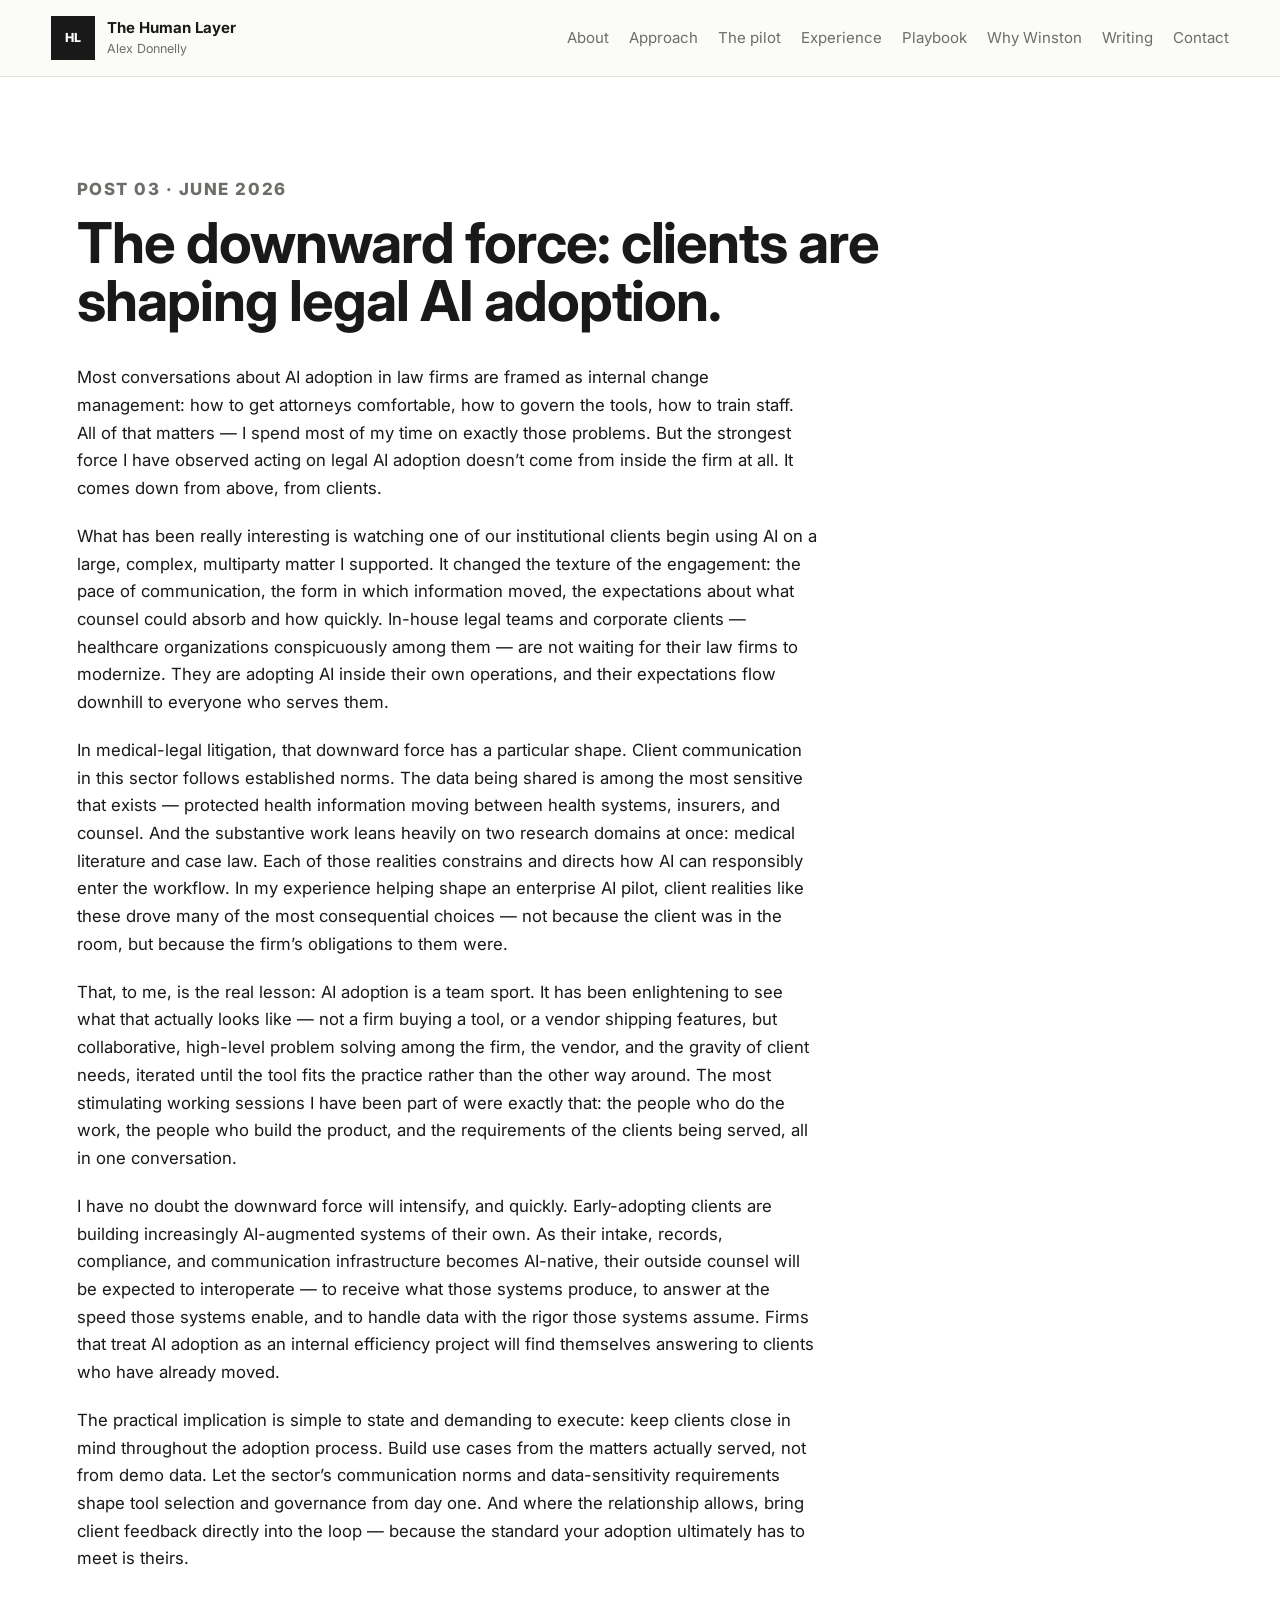
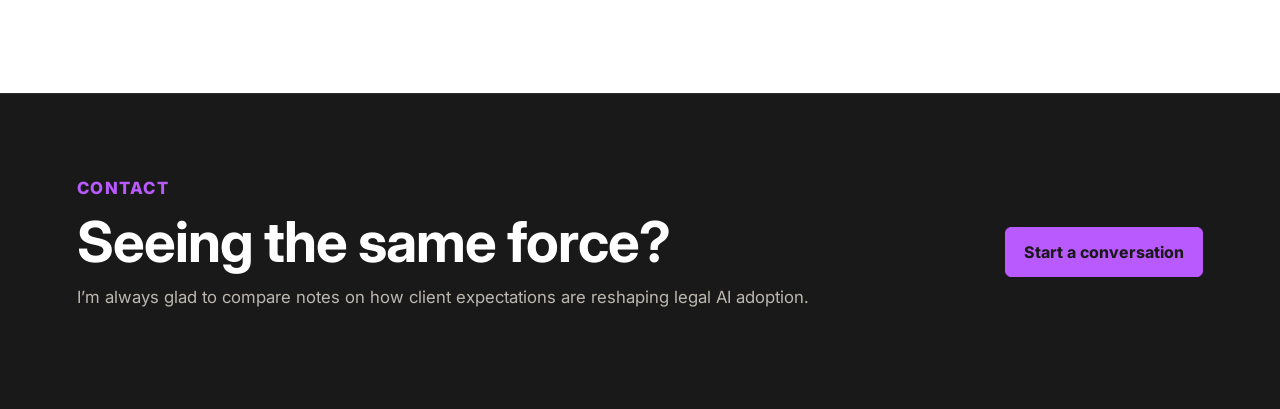
<file: downward-force.html>
<!doctype html>
<html lang="en">
  <head>
    <!-- Google tag (gtag.js) -->
    <script async src="https://www.googletagmanager.com/gtag/js?id=G-5SEJFHV82K"></script>
    <script>
      window.dataLayer = window.dataLayer || [];
      function gtag(){dataLayer.push(arguments);}
      gtag('js', new Date());
      gtag('config', 'G-5SEJFHV82K');
    </script>
    <meta charset="utf-8">
    <meta name="viewport" content="width=device-width, initial-scale=1">
    <title>The Downward Force: Clients Are Shaping Legal AI Adoption | Alex Donnelly</title>
    <meta
      name="description"
      content="The strongest force on legal AI adoption comes from clients. Why their expectations should shape a firm's tools, governance, and rollout from day one."
    >
    <link rel="icon" href="favicon.svg" type="image/svg+xml">
    <link rel="icon" href="favicon.png" sizes="48x48">
    <link rel="apple-touch-icon" href="apple-touch-icon.png">
    <link rel="preconnect" href="https://fonts.googleapis.com">
    <link rel="preconnect" href="https://fonts.gstatic.com" crossorigin>
    <link href="https://fonts.googleapis.com/css2?family=Inter:wght@400;500;600;700;800&display=swap" rel="stylesheet">
    <link rel="stylesheet" href="styles.css?v=4">
  </head>
  <body>
    <header class="site-header">
      <a class="brand" href="index.html" aria-label="The Human Layer home">
        <span class="brand-mark" aria-hidden="true">HL</span>
        <span>
          <strong>The Human Layer</strong>
          <small>Alex Donnelly</small>
        </span>
      </a>
      <nav class="nav" aria-label="Primary navigation">
        <a href="index.html#about">About</a>
        <a href="index.html#approach">Approach</a>
        <a href="index.html#pilot">The pilot</a>
        <a href="index.html#experience">Experience</a>
        <a href="index.html#playbook">Playbook</a>
        <a href="index.html#why">Why Winston</a>
        <a href="index.html#writing">Writing</a>
        <a href="index.html#contact">Contact</a>
      </nav>
    </header>

    <main id="top">
      <section class="section">
        <div class="section-heading">
          <p class="eyebrow">Post 03 &middot; June 2026</p>
          <h2>The downward force: clients are shaping legal AI adoption.</h2>
        </div>

        <div class="post-body">
          <p>
            Most conversations about AI adoption in law firms are framed as internal change management: how to
            get attorneys comfortable, how to govern the tools, how to train staff. All of that matters &mdash;
            I spend most of my time on exactly those problems. But the strongest force I have observed acting on
            legal AI adoption doesn&rsquo;t come from inside the firm at all. It comes down from above, from
            clients.
          </p>
          <p>
            What has been really interesting is watching one of our institutional clients begin using AI on a
            large, complex, multiparty matter I supported. It changed the texture of the engagement: the pace of
            communication, the form in which information moved, the expectations about what counsel could absorb
            and how quickly. In-house legal teams and corporate clients &mdash; healthcare organizations
            conspicuously among them &mdash; are not waiting for their law firms to modernize. They are adopting
            AI inside their own operations, and their expectations flow downhill to everyone who serves them.
          </p>
          <p>
            In medical-legal litigation, that downward force has a particular shape. Client communication in this
            sector follows established norms. The data being shared is among the most sensitive that exists
            &mdash; protected health information moving between health systems, insurers, and counsel. And the
            substantive work leans heavily on two research domains at once: medical literature and case law. Each
            of those realities constrains and directs how AI can responsibly enter the workflow. In my experience
            helping shape an enterprise AI pilot, client realities like these drove many of the most
            consequential choices &mdash; not because the client was in the room, but because the firm&rsquo;s
            obligations to them were.
          </p>
          <p>
            That, to me, is the real lesson: AI adoption is a team sport. It has been enlightening to see what
            that actually looks like &mdash; not a firm buying a tool, or a vendor shipping features, but
            collaborative, high-level problem solving among the firm, the vendor, and the gravity of client
            needs, iterated until the tool fits the practice rather than the other way around. The most
            stimulating working sessions I have been part of were exactly that: the people who do the work, the
            people who build the product, and the requirements of the clients being served, all in one
            conversation.
          </p>
          <p>
            I have no doubt the downward force will intensify, and quickly. Early-adopting clients are building
            increasingly AI-augmented systems of their own. As their intake, records, compliance, and
            communication infrastructure becomes AI-native, their outside counsel will be expected to
            interoperate &mdash; to receive what those systems produce, to answer at the speed those systems
            enable, and to handle data with the rigor those systems assume. Firms that treat AI adoption as an
            internal efficiency project will find themselves answering to clients who have already moved.
          </p>
          <p>
            The practical implication is simple to state and demanding to execute: keep clients close in mind
            throughout the adoption process. Build use cases from the matters actually served, not from demo
            data. Let the sector&rsquo;s communication norms and data-sensitivity requirements shape tool
            selection and governance from day one. And where the relationship allows, bring client feedback
            directly into the loop &mdash; because the standard your adoption ultimately has to meet is theirs.
          </p>
        </div>
      </section>

      <section class="contact-section">
        <div>
          <p class="eyebrow">Contact</p>
          <h2>Seeing the same force?</h2>
          <p>
            I&rsquo;m always glad to compare notes on how client expectations are reshaping legal AI adoption.
          </p>
        </div>
        <a class="button primary" href="mailto:a.james.donnelly@gmail.com">Start a conversation</a>
      </section>
    </main>
  </body>
</html>
</file>
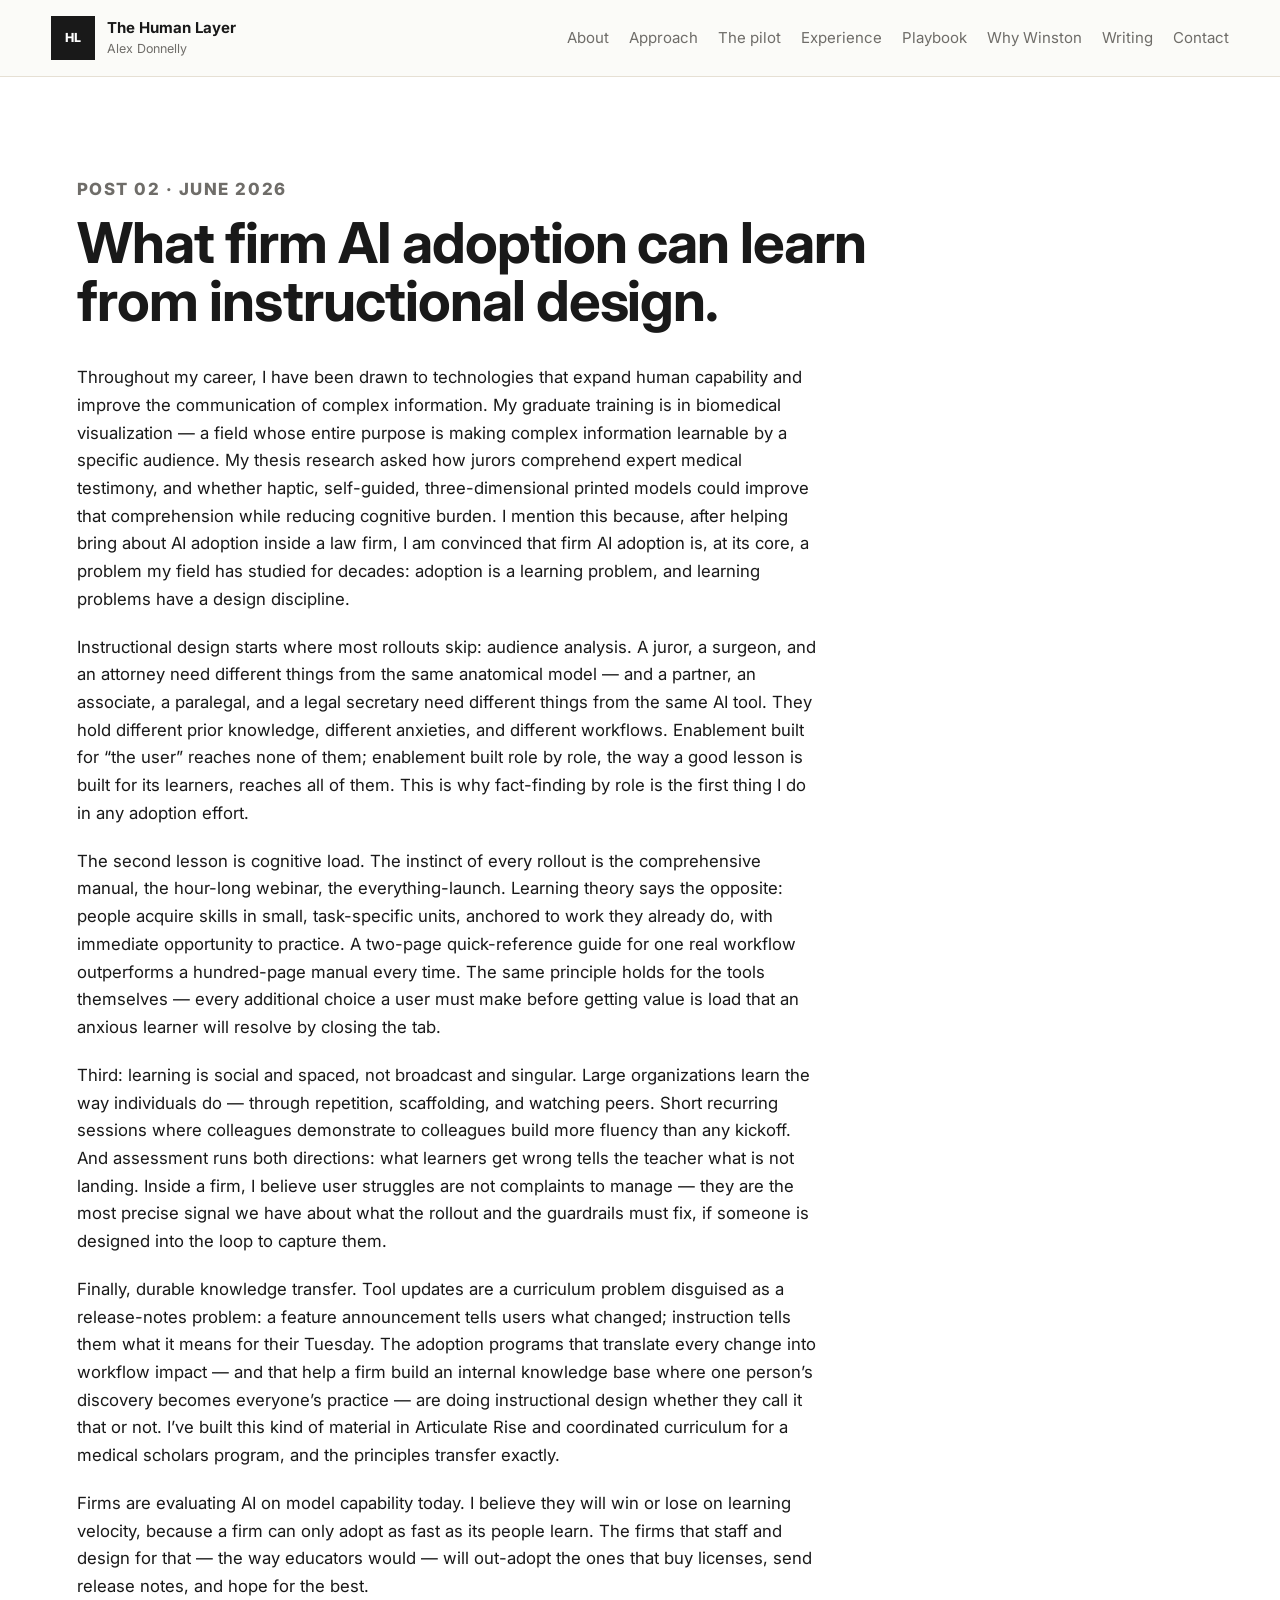
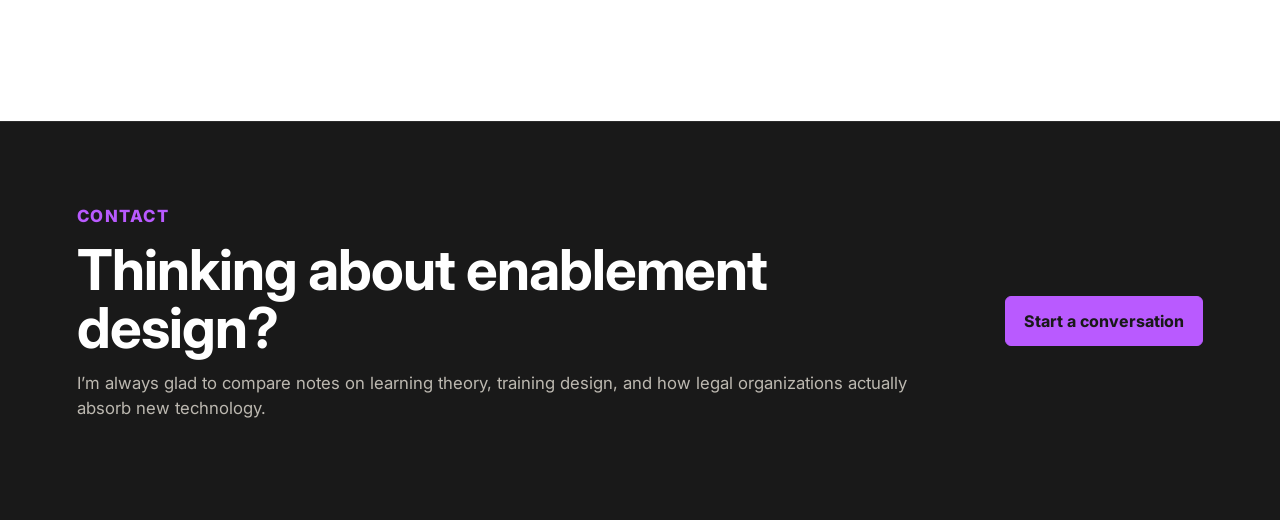
<file: instructional-design.html>
<!doctype html>
<html lang="en">
  <head>
    <!-- Google tag (gtag.js) -->
    <script async src="https://www.googletagmanager.com/gtag/js?id=G-5SEJFHV82K"></script>
    <script>
      window.dataLayer = window.dataLayer || [];
      function gtag(){dataLayer.push(arguments);}
      gtag('js', new Date());
      gtag('config', 'G-5SEJFHV82K');
    </script>
    <meta charset="utf-8">
    <meta name="viewport" content="width=device-width, initial-scale=1">
    <title>What Firm AI Adoption Can Learn from Instructional Design | Alex Donnelly</title>
    <meta
      name="description"
      content="Adoption is a learning problem, and learning problems have a design discipline. What instructional design teaches about rolling out AI inside a law firm."
    >
    <link rel="icon" href="favicon.svg" type="image/svg+xml">
    <link rel="icon" href="favicon.png" sizes="48x48">
    <link rel="apple-touch-icon" href="apple-touch-icon.png">
    <link rel="preconnect" href="https://fonts.googleapis.com">
    <link rel="preconnect" href="https://fonts.gstatic.com" crossorigin>
    <link href="https://fonts.googleapis.com/css2?family=Inter:wght@400;500;600;700;800&display=swap" rel="stylesheet">
    <link rel="stylesheet" href="styles.css?v=4">
  </head>
  <body>
    <header class="site-header">
      <a class="brand" href="index.html" aria-label="The Human Layer home">
        <span class="brand-mark" aria-hidden="true">HL</span>
        <span>
          <strong>The Human Layer</strong>
          <small>Alex Donnelly</small>
        </span>
      </a>
      <nav class="nav" aria-label="Primary navigation">
        <a href="index.html#about">About</a>
        <a href="index.html#approach">Approach</a>
        <a href="index.html#pilot">The pilot</a>
        <a href="index.html#experience">Experience</a>
        <a href="index.html#playbook">Playbook</a>
        <a href="index.html#why">Why Winston</a>
        <a href="index.html#writing">Writing</a>
        <a href="index.html#contact">Contact</a>
      </nav>
    </header>

    <main id="top">
      <section class="section">
        <div class="section-heading">
          <p class="eyebrow">Post 02 &middot; June 2026</p>
          <h2>What firm AI adoption can learn from instructional design.</h2>
        </div>

        <div class="post-body">
          <p>
            Throughout my career, I have been drawn to technologies that expand human capability and improve the
            communication of complex information. My graduate training is in biomedical visualization &mdash; a
            field whose entire purpose is making complex information learnable by a specific audience. My thesis
            research asked how jurors comprehend expert medical testimony, and whether haptic, self-guided,
            three-dimensional printed models could improve that comprehension while reducing cognitive burden.
            I mention this because, after helping bring about AI adoption inside a law firm, I am convinced that
            firm AI adoption is, at its core, a problem my field has studied for decades: adoption is a learning
            problem, and learning problems have a design discipline.
          </p>
          <p>
            Instructional design starts where most rollouts skip: audience analysis. A juror, a surgeon, and an
            attorney need different things from the same anatomical model &mdash; and a partner, an associate, a
            paralegal, and a legal secretary need different things from the same AI tool. They hold different
            prior knowledge, different anxieties, and different workflows. Enablement built for &ldquo;the
            user&rdquo; reaches none of them; enablement built role by role, the way a good lesson is built for
            its learners, reaches all of them. This is why fact-finding by role is the first thing I do in any
            adoption effort.
          </p>
          <p>
            The second lesson is cognitive load. The instinct of every rollout is the comprehensive manual, the
            hour-long webinar, the everything-launch. Learning theory says the opposite: people acquire skills in
            small, task-specific units, anchored to work they already do, with immediate opportunity to practice.
            A two-page quick-reference guide for one real workflow outperforms a hundred-page manual every time.
            The same principle holds for the tools themselves &mdash; every additional choice a user must make
            before getting value is load that an anxious learner will resolve by closing the tab.
          </p>
          <p>
            Third: learning is social and spaced, not broadcast and singular. Large organizations learn the way
            individuals do &mdash; through repetition, scaffolding, and watching peers. Short recurring sessions
            where colleagues demonstrate to colleagues build more fluency than any kickoff. And assessment runs
            both directions: what learners get wrong tells the teacher what is not landing. Inside a firm, I
            believe user struggles are not complaints to manage &mdash; they are the most precise signal we have
            about what the rollout and the guardrails must fix, if someone is designed into the loop to capture
            them.
          </p>
          <p>
            Finally, durable knowledge transfer. Tool updates are a curriculum problem disguised as a
            release-notes problem: a feature announcement tells users what changed; instruction tells them what
            it means for their Tuesday. The adoption programs that translate every change into workflow impact
            &mdash; and that help a firm build an internal knowledge base where one person&rsquo;s discovery
            becomes everyone&rsquo;s practice &mdash; are doing instructional design whether they call it that or
            not. I&rsquo;ve built this kind of material in Articulate Rise and coordinated curriculum for a
            medical scholars program, and the principles transfer exactly.
          </p>
          <p>
            Firms are evaluating AI on model capability today. I believe they will win or lose on learning
            velocity, because a firm can only adopt as fast as its people learn. The firms that staff and design
            for that &mdash; the way educators would &mdash; will out-adopt the ones that buy licenses, send
            release notes, and hope for the best.
          </p>
        </div>
      </section>

      <section class="contact-section">
        <div>
          <p class="eyebrow">Contact</p>
          <h2>Thinking about enablement design?</h2>
          <p>
            I&rsquo;m always glad to compare notes on learning theory, training design, and how legal
            organizations actually absorb new technology.
          </p>
        </div>
        <a class="button primary" href="mailto:a.james.donnelly@gmail.com">Start a conversation</a>
      </section>
    </main>
  </body>
</html>
</file>
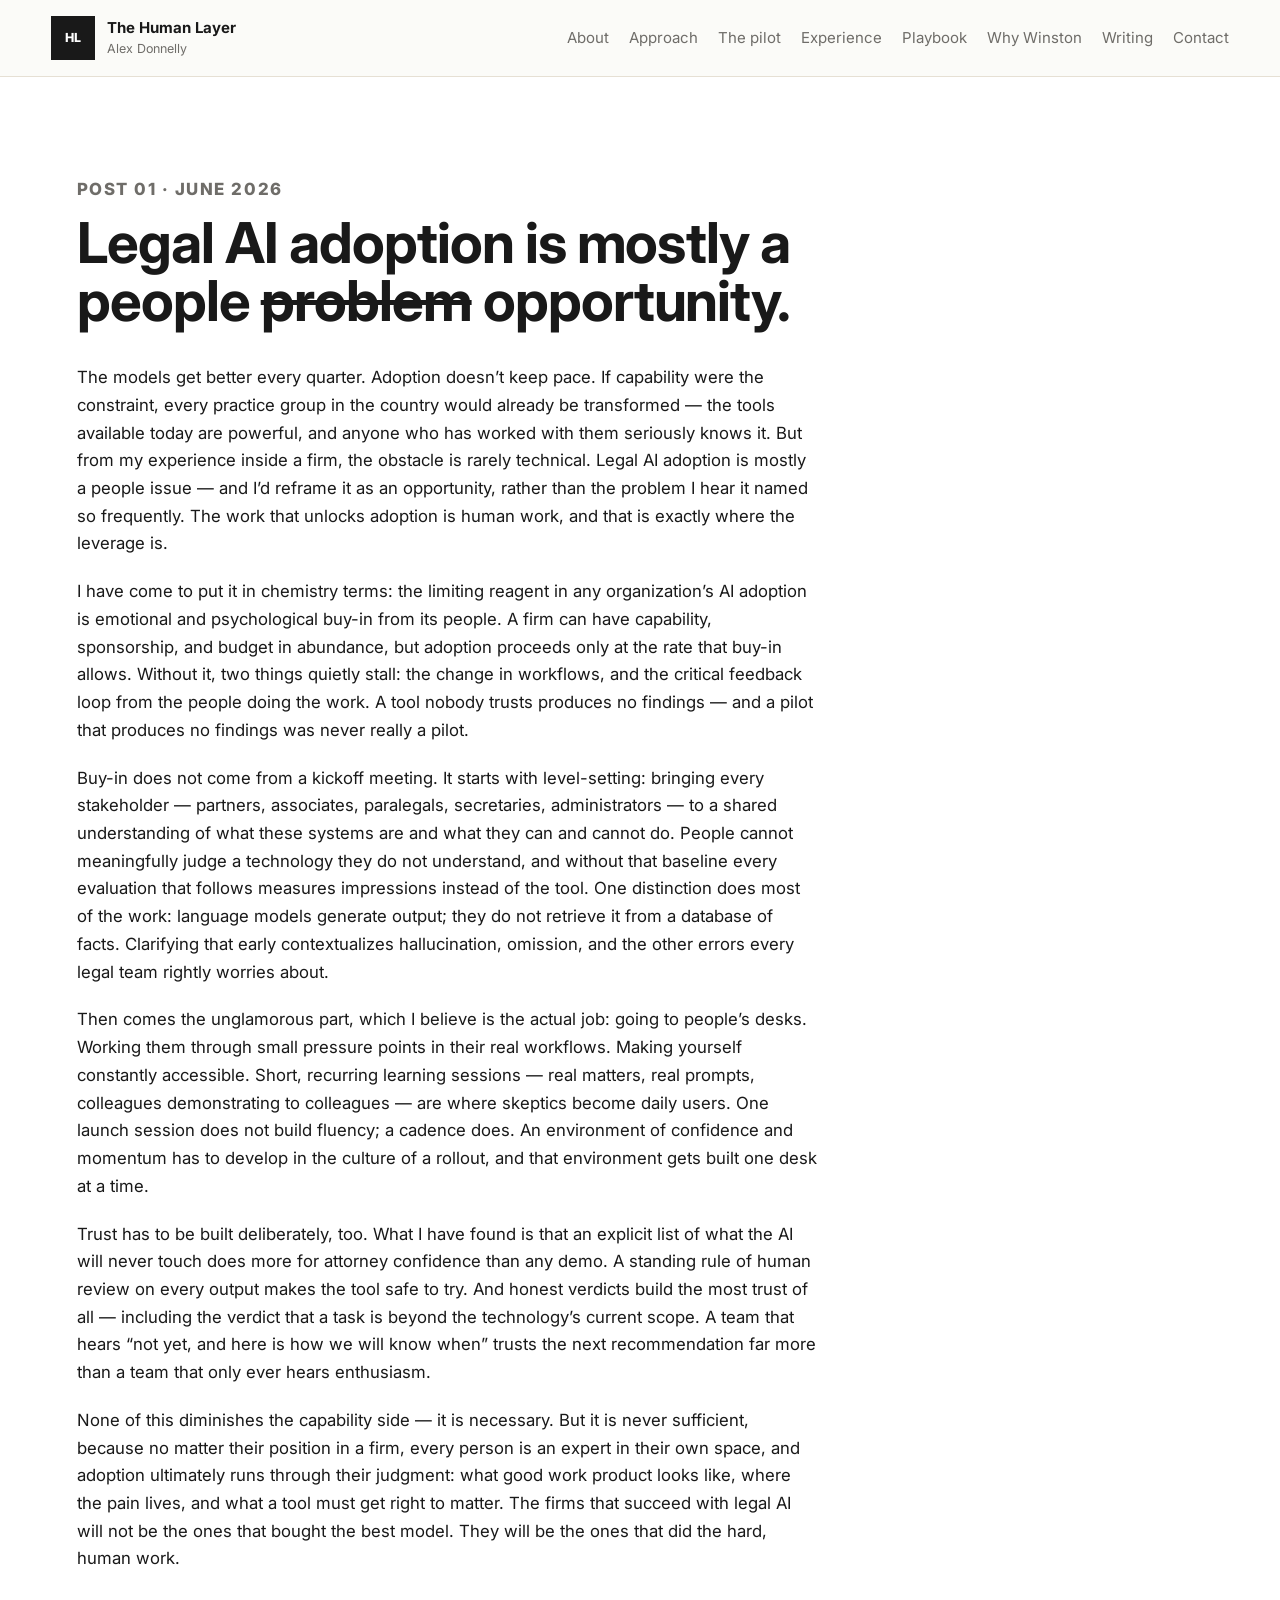
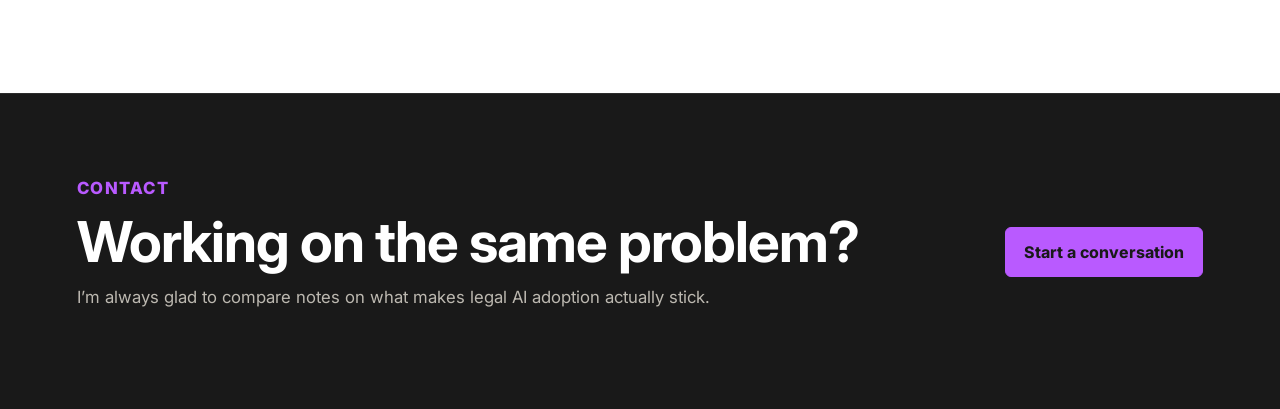
<file: people-problem.html>
<!doctype html>
<html lang="en">
  <head>
    <!-- Google tag (gtag.js) -->
    <script async src="https://www.googletagmanager.com/gtag/js?id=G-5SEJFHV82K"></script>
    <script>
      window.dataLayer = window.dataLayer || [];
      function gtag(){dataLayer.push(arguments);}
      gtag('js', new Date());
      gtag('config', 'G-5SEJFHV82K');
    </script>
    <meta charset="utf-8">
    <meta name="viewport" content="width=device-width, initial-scale=1">
    <title>Legal AI Adoption Is Mostly a People Opportunity | Alex Donnelly</title>
    <meta
      name="description"
      content="Why legal AI adoption depends on onboarding, trust, and workflow design as much as model capability — lessons from running enablement inside a firm."
    >
    <link rel="icon" href="favicon.svg" type="image/svg+xml">
    <link rel="icon" href="favicon.png" sizes="48x48">
    <link rel="apple-touch-icon" href="apple-touch-icon.png">
    <link rel="preconnect" href="https://fonts.googleapis.com">
    <link rel="preconnect" href="https://fonts.gstatic.com" crossorigin>
    <link href="https://fonts.googleapis.com/css2?family=Inter:wght@400;500;600;700;800&display=swap" rel="stylesheet">
    <link rel="stylesheet" href="styles.css?v=4">
  </head>
  <body>
    <header class="site-header">
      <a class="brand" href="index.html" aria-label="The Human Layer home">
        <span class="brand-mark" aria-hidden="true">HL</span>
        <span>
          <strong>The Human Layer</strong>
          <small>Alex Donnelly</small>
        </span>
      </a>
      <nav class="nav" aria-label="Primary navigation">
        <a href="index.html#about">About</a>
        <a href="index.html#approach">Approach</a>
        <a href="index.html#pilot">The pilot</a>
        <a href="index.html#experience">Experience</a>
        <a href="index.html#playbook">Playbook</a>
        <a href="index.html#why">Why Winston</a>
        <a href="index.html#writing">Writing</a>
        <a href="index.html#contact">Contact</a>
      </nav>
    </header>

    <main id="top">
      <section class="section">
        <div class="section-heading">
          <p class="eyebrow">Post 01 &middot; June 2026</p>
          <h2>Legal AI adoption is mostly a people <s>problem</s> opportunity.</h2>
        </div>

        <div class="post-body">
          <p>
            The models get better every quarter. Adoption doesn&rsquo;t keep pace. If capability were the
            constraint, every practice group in the country would already be transformed &mdash; the tools
            available today are powerful, and anyone who has worked with them seriously knows it. But from my
            experience inside a firm, the obstacle is rarely technical. Legal AI adoption is mostly a people
            issue &mdash; and I&rsquo;d reframe it as an opportunity, rather than the problem I hear it named so
            frequently. The work that unlocks adoption is human work, and that is exactly where the leverage is.
          </p>
          <p>
            I have come to put it in chemistry terms: the limiting reagent in any organization&rsquo;s AI
            adoption is emotional and psychological buy-in from its people. A firm can have capability,
            sponsorship, and budget in abundance, but adoption proceeds only at the rate that buy-in allows.
            Without it, two things quietly stall: the change in workflows, and the critical feedback loop from
            the people doing the work. A tool nobody trusts produces no findings &mdash; and a pilot that
            produces no findings was never really a pilot.
          </p>
          <p>
            Buy-in does not come from a kickoff meeting. It starts with level-setting: bringing every
            stakeholder &mdash; partners, associates, paralegals, secretaries, administrators &mdash; to a
            shared understanding of what these systems are and what they can and cannot do. People cannot
            meaningfully judge a technology they do not understand, and without that baseline every evaluation
            that follows measures impressions instead of the tool. One distinction does most of the work:
            language models generate output; they do not retrieve it from a database of facts. Clarifying that
            early contextualizes hallucination, omission, and the other errors every legal team rightly worries
            about.
          </p>
          <p>
            Then comes the unglamorous part, which I believe is the actual job: going to people&rsquo;s desks.
            Working them through small pressure points in their real workflows. Making yourself constantly
            accessible. Short, recurring learning sessions &mdash; real matters, real prompts, colleagues
            demonstrating to colleagues &mdash; are where skeptics become daily users. One launch session does
            not build fluency; a cadence does. An environment of confidence and momentum has to develop in the
            culture of a rollout, and that environment gets built one desk at a time.
          </p>
          <p>
            Trust has to be built deliberately, too. What I have found is that an explicit list of what the AI
            will never touch does more for attorney confidence than any demo. A standing rule of human review on
            every output makes the tool safe to try. And honest verdicts build the most trust of all &mdash;
            including the verdict that a task is beyond the technology&rsquo;s current scope. A team that hears
            &ldquo;not yet, and here is how we will know when&rdquo; trusts the next recommendation far more than
            a team that only ever hears enthusiasm.
          </p>
          <p>
            None of this diminishes the capability side &mdash; it is necessary. But it is never sufficient,
            because no matter their position in a firm, every person is an expert in their own space, and
            adoption ultimately runs through their judgment: what good work product looks like, where the pain
            lives, and what a tool must get right to matter. The firms that succeed with legal AI will not be
            the ones that bought the best model. They will be the ones that did the hard, human work.
          </p>
        </div>
      </section>

      <section class="contact-section">
        <div>
          <p class="eyebrow">Contact</p>
          <h2>Working on the same problem?</h2>
          <p>
            I&rsquo;m always glad to compare notes on what makes legal AI adoption actually stick.
          </p>
        </div>
        <a class="button primary" href="mailto:a.james.donnelly@gmail.com">Start a conversation</a>
      </section>
    </main>
  </body>
</html>
</file>
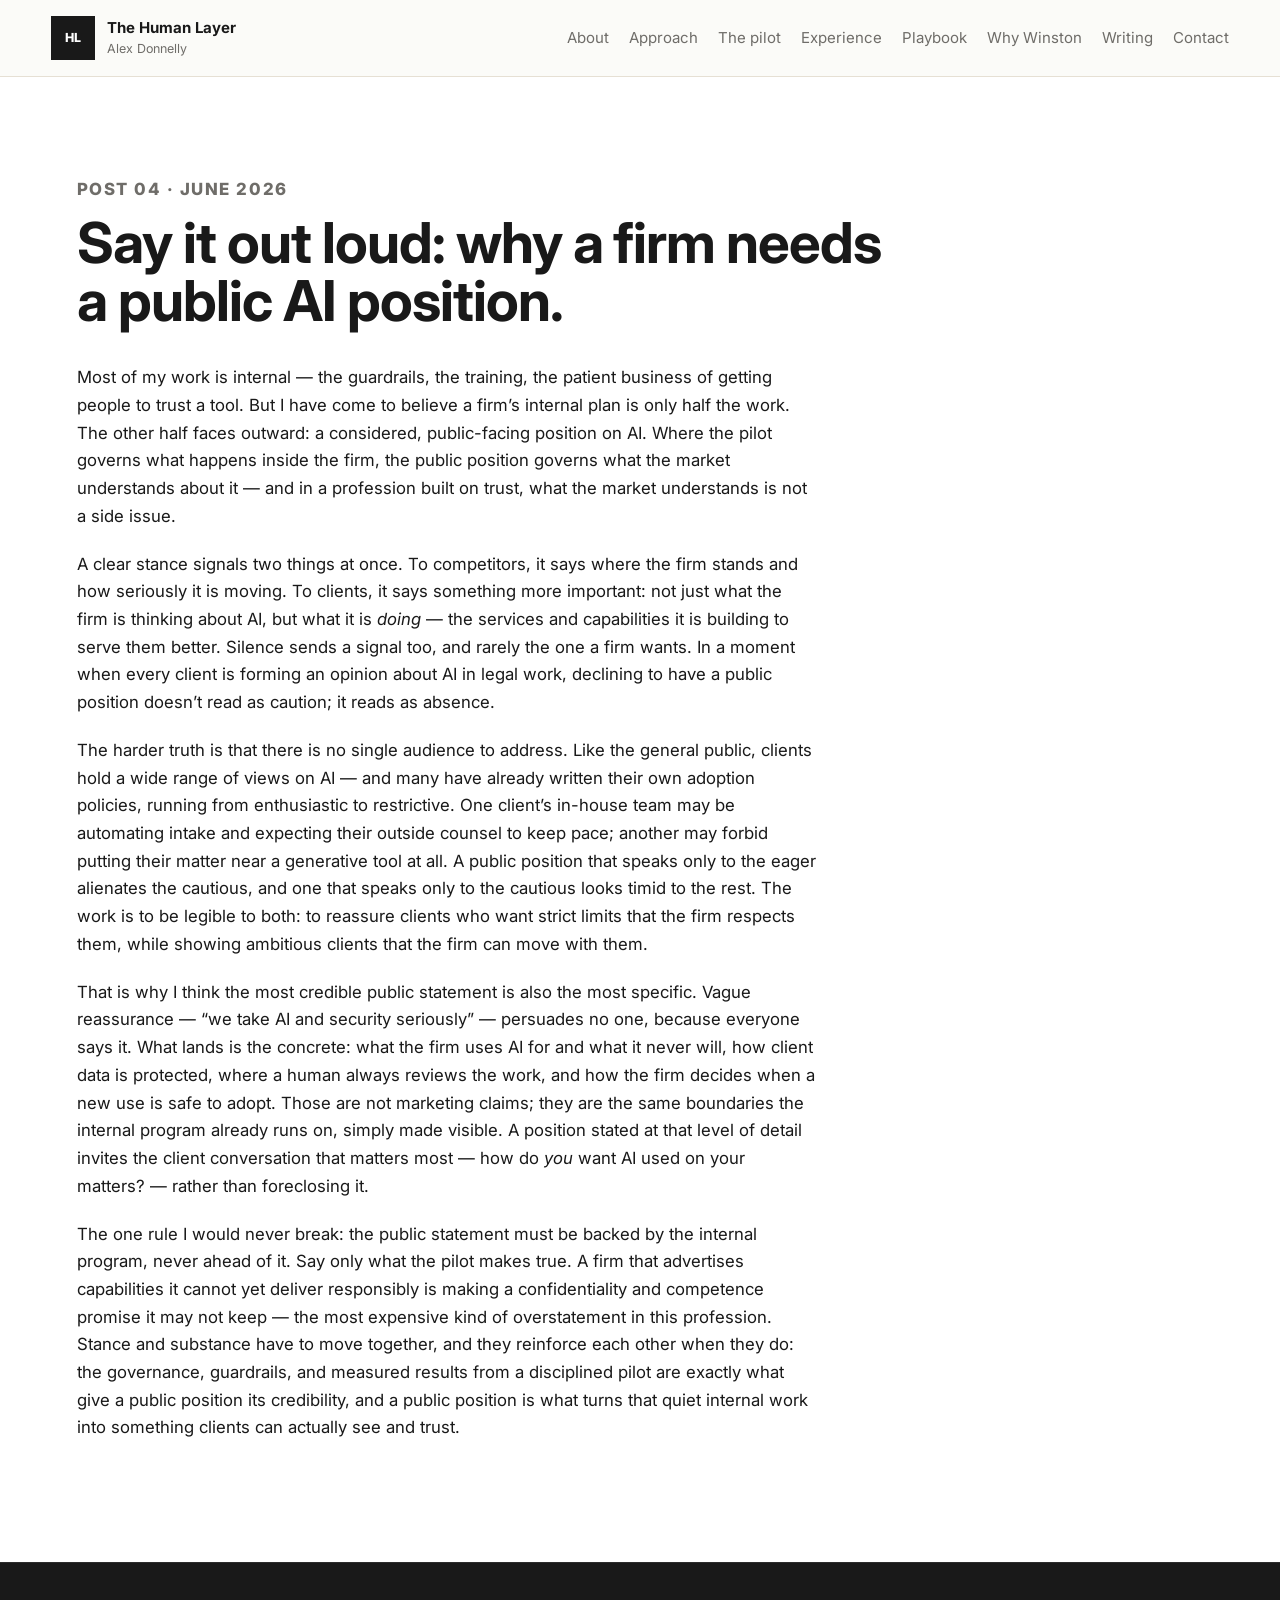
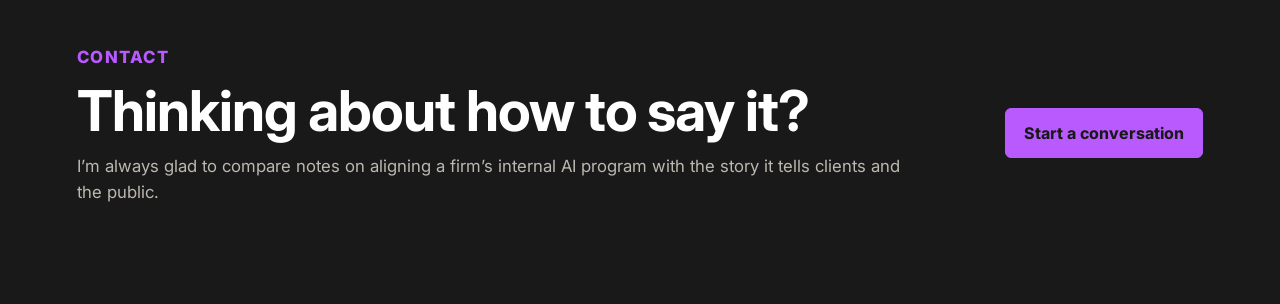
<file: public-ai-position.html>
<!doctype html>
<html lang="en">
  <head>
    <!-- Google tag (gtag.js) -->
    <script async src="https://www.googletagmanager.com/gtag/js?id=G-5SEJFHV82K"></script>
    <script>
      window.dataLayer = window.dataLayer || [];
      function gtag(){dataLayer.push(arguments);}
      gtag('js', new Date());
      gtag('config', 'G-5SEJFHV82K');
    </script>
    <meta charset="utf-8">
    <meta name="viewport" content="width=device-width, initial-scale=1">
    <title>Say It Out Loud: Why a Firm Needs a Public AI Position | Alex Donnelly</title>
    <meta
      name="description"
      content="A clear internal AI plan is only half the work. Why a law firm also needs a considered, public-facing position on AI — and how to meet clients where they actually are."
    >
    <link rel="icon" href="favicon.svg" type="image/svg+xml">
    <link rel="icon" href="favicon.png" sizes="48x48">
    <link rel="apple-touch-icon" href="apple-touch-icon.png">
    <link rel="preconnect" href="https://fonts.googleapis.com">
    <link rel="preconnect" href="https://fonts.gstatic.com" crossorigin>
    <link href="https://fonts.googleapis.com/css2?family=Inter:wght@400;500;600;700;800&display=swap" rel="stylesheet">
    <link rel="stylesheet" href="styles.css?v=4">
  </head>
  <body>
    <header class="site-header">
      <a class="brand" href="index.html" aria-label="The Human Layer home">
        <span class="brand-mark" aria-hidden="true">HL</span>
        <span>
          <strong>The Human Layer</strong>
          <small>Alex Donnelly</small>
        </span>
      </a>
      <nav class="nav" aria-label="Primary navigation">
        <a href="index.html#about">About</a>
        <a href="index.html#approach">Approach</a>
        <a href="index.html#pilot">The pilot</a>
        <a href="index.html#experience">Experience</a>
        <a href="index.html#playbook">Playbook</a>
        <a href="index.html#why">Why Winston</a>
        <a href="index.html#writing">Writing</a>
        <a href="index.html#contact">Contact</a>
      </nav>
    </header>

    <main id="top">
      <section class="section">
        <div class="section-heading">
          <p class="eyebrow">Post 04 &middot; June 2026</p>
          <h2>Say it out loud: why a firm needs a public AI position.</h2>
        </div>

        <div class="post-body">
          <p>
            Most of my work is internal &mdash; the guardrails, the training, the patient business of getting
            people to trust a tool. But I have come to believe a firm&rsquo;s internal plan is only half the
            work. The other half faces outward: a considered, public-facing position on AI. Where the pilot
            governs what happens inside the firm, the public position governs what the market understands about
            it &mdash; and in a profession built on trust, what the market understands is not a side issue.
          </p>
          <p>
            A clear stance signals two things at once. To competitors, it says where the firm stands and how
            seriously it is moving. To clients, it says something more important: not just what the firm is
            thinking about AI, but what it is <em>doing</em> &mdash; the services and capabilities it is building
            to serve them better. Silence sends a signal too, and rarely the one a firm wants. In a moment when
            every client is forming an opinion about AI in legal work, declining to have a public position
            doesn&rsquo;t read as caution; it reads as absence.
          </p>
          <p>
            The harder truth is that there is no single audience to address. Like the general public, clients
            hold a wide range of views on AI &mdash; and many have already written their own adoption policies,
            running from enthusiastic to restrictive. One client&rsquo;s in-house team may be automating intake
            and expecting their outside counsel to keep pace; another may forbid putting their matter near a
            generative tool at all. A public position that speaks only to the eager alienates the cautious, and
            one that speaks only to the cautious looks timid to the rest. The work is to be legible to both: to
            reassure clients who want strict limits that the firm respects them, while showing ambitious clients
            that the firm can move with them.
          </p>
          <p>
            That is why I think the most credible public statement is also the most specific. Vague reassurance
            &mdash; &ldquo;we take AI and security seriously&rdquo; &mdash; persuades no one, because everyone
            says it. What lands is the concrete: what the firm uses AI for and what it never will, how client
            data is protected, where a human always reviews the work, and how the firm decides when a new use is
            safe to adopt. Those are not marketing claims; they are the same boundaries the internal program
            already runs on, simply made visible. A position stated at that level of detail invites the
            client conversation that matters most &mdash; how do <em>you</em> want AI used on your matters?
            &mdash; rather than foreclosing it.
          </p>
          <p>
            The one rule I would never break: the public statement must be backed by the internal program, never
            ahead of it. Say only what the pilot makes true. A firm that advertises capabilities it cannot yet
            deliver responsibly is making a confidentiality and competence promise it may not keep &mdash; the
            most expensive kind of overstatement in this profession. Stance and substance have to move together,
            and they reinforce each other when they do: the governance, guardrails, and measured results from a
            disciplined pilot are exactly what give a public position its credibility, and a public position is
            what turns that quiet internal work into something clients can actually see and trust.
          </p>
        </div>
      </section>

      <section class="contact-section">
        <div>
          <p class="eyebrow">Contact</p>
          <h2>Thinking about how to say it?</h2>
          <p>
            I&rsquo;m always glad to compare notes on aligning a firm&rsquo;s internal AI program with the story
            it tells clients and the public.
          </p>
        </div>
        <a class="button primary" href="mailto:a.james.donnelly@gmail.com">Start a conversation</a>
      </section>
    </main>
  </body>
</html>
</file>
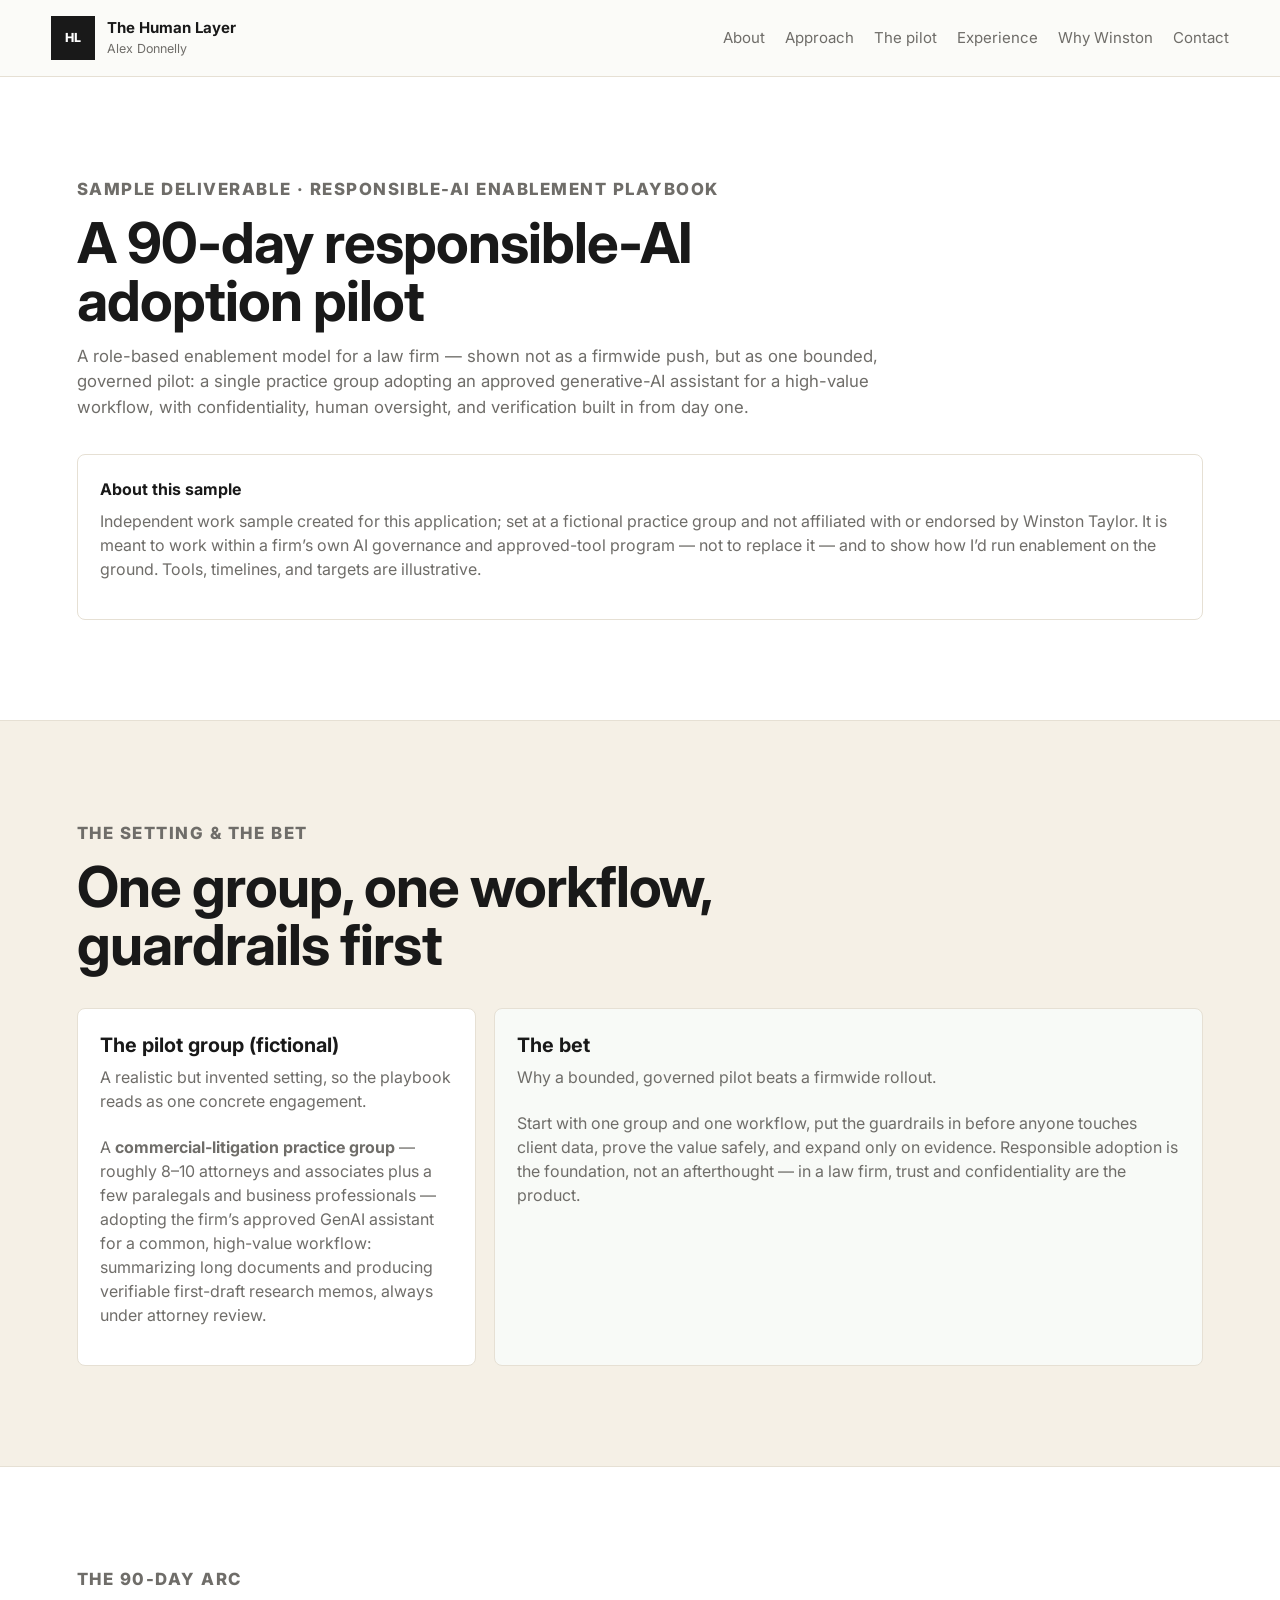
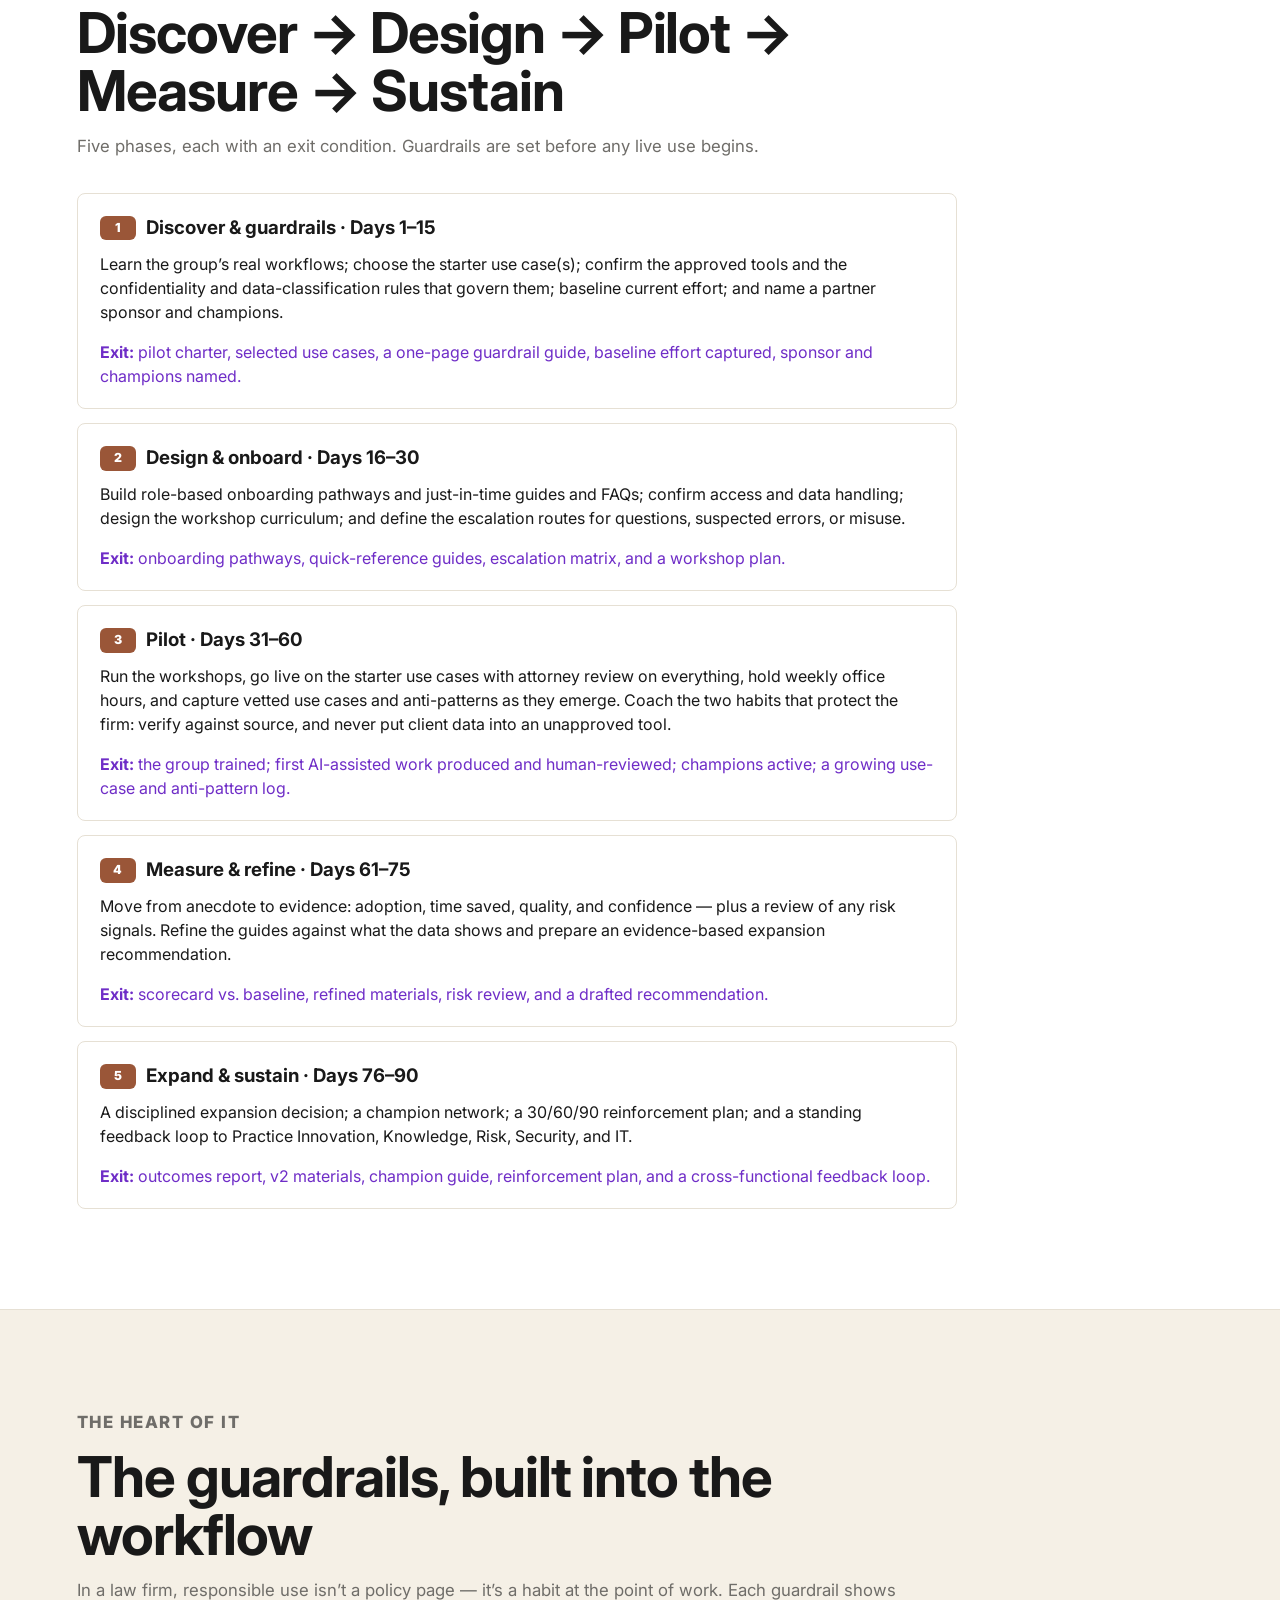
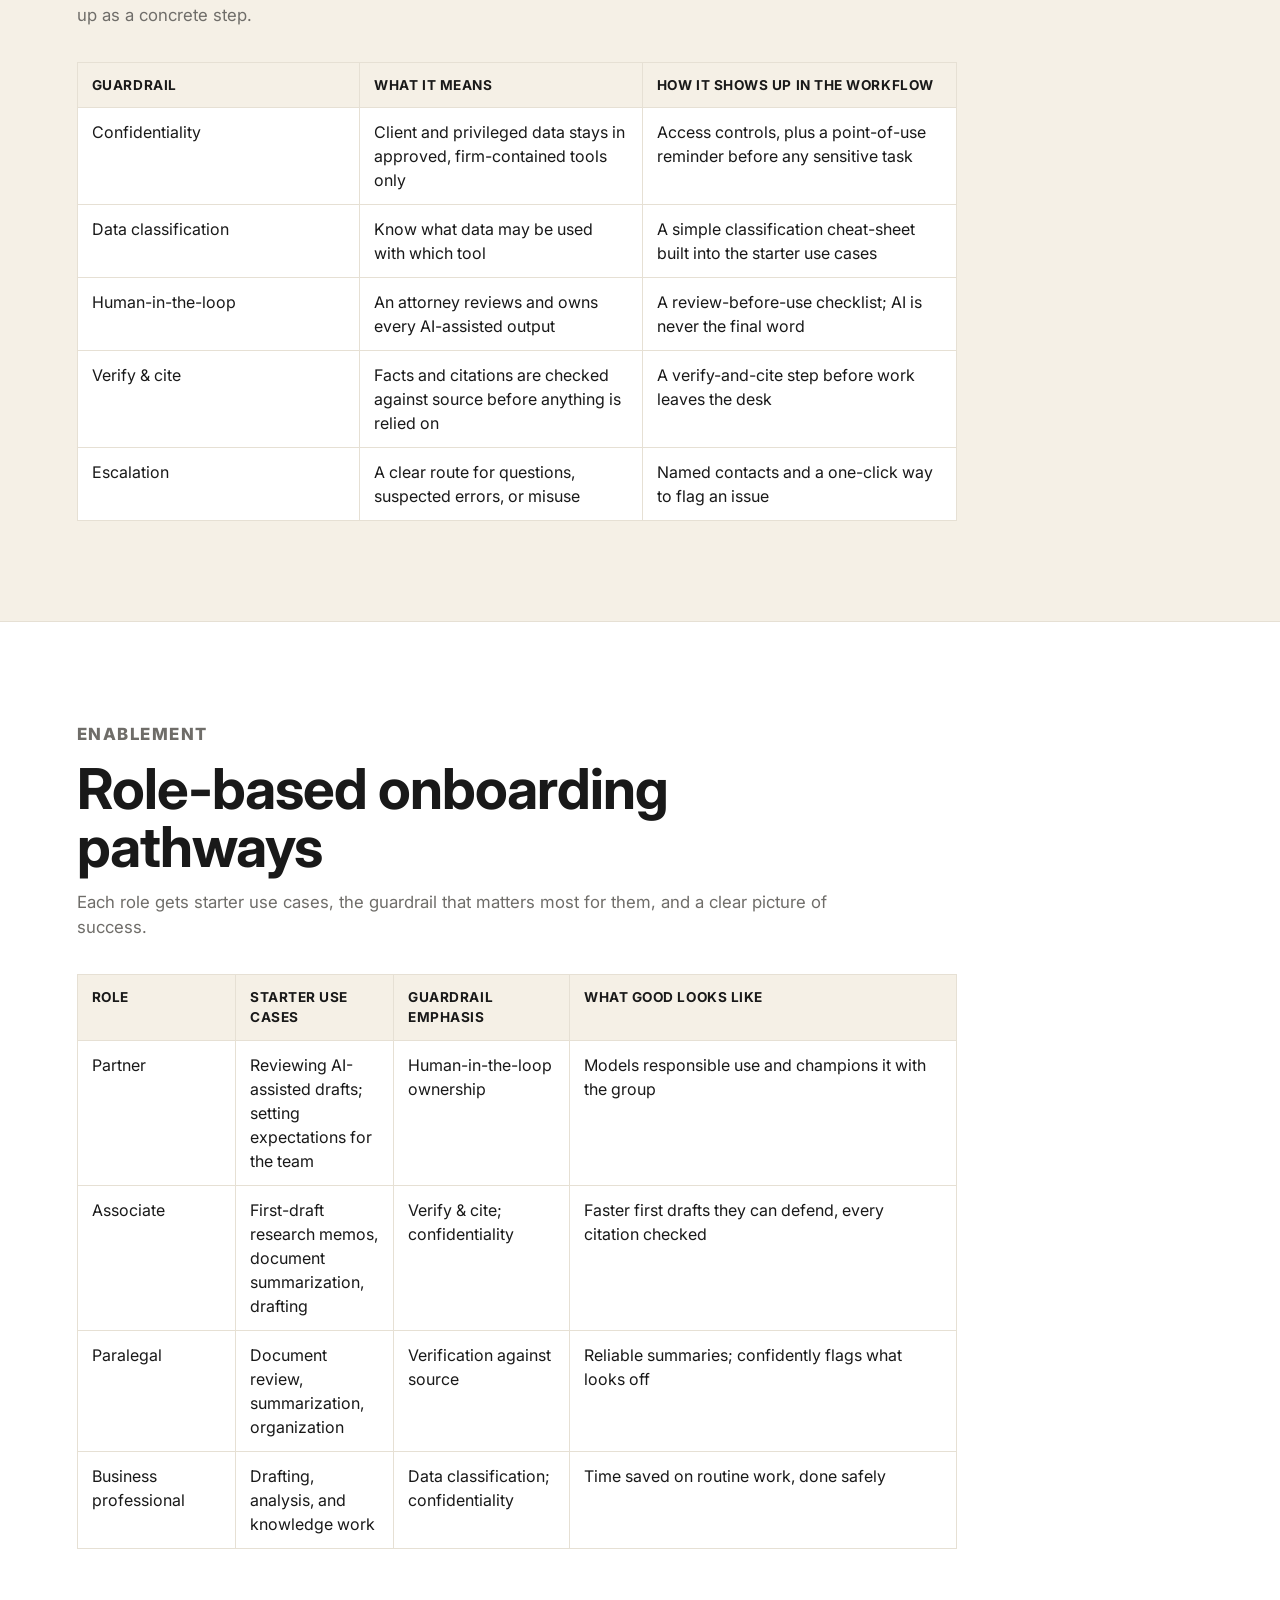
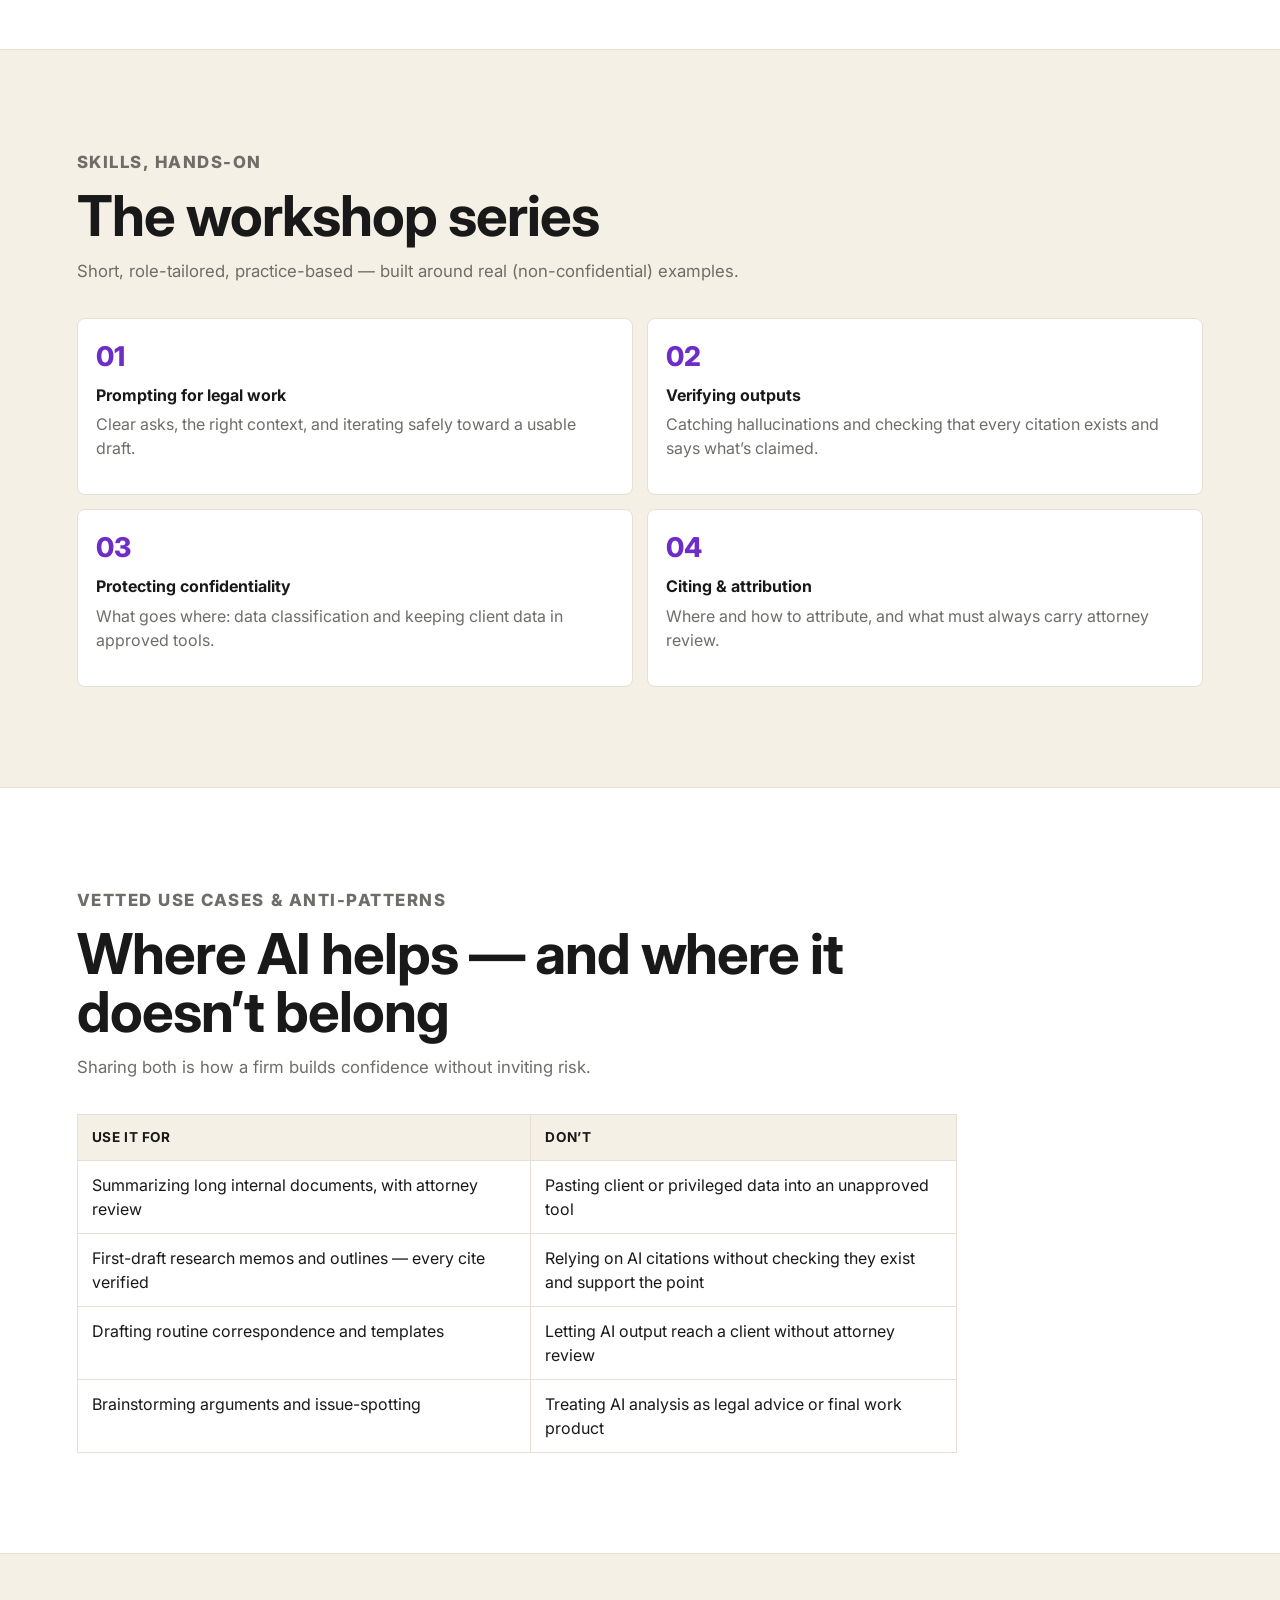
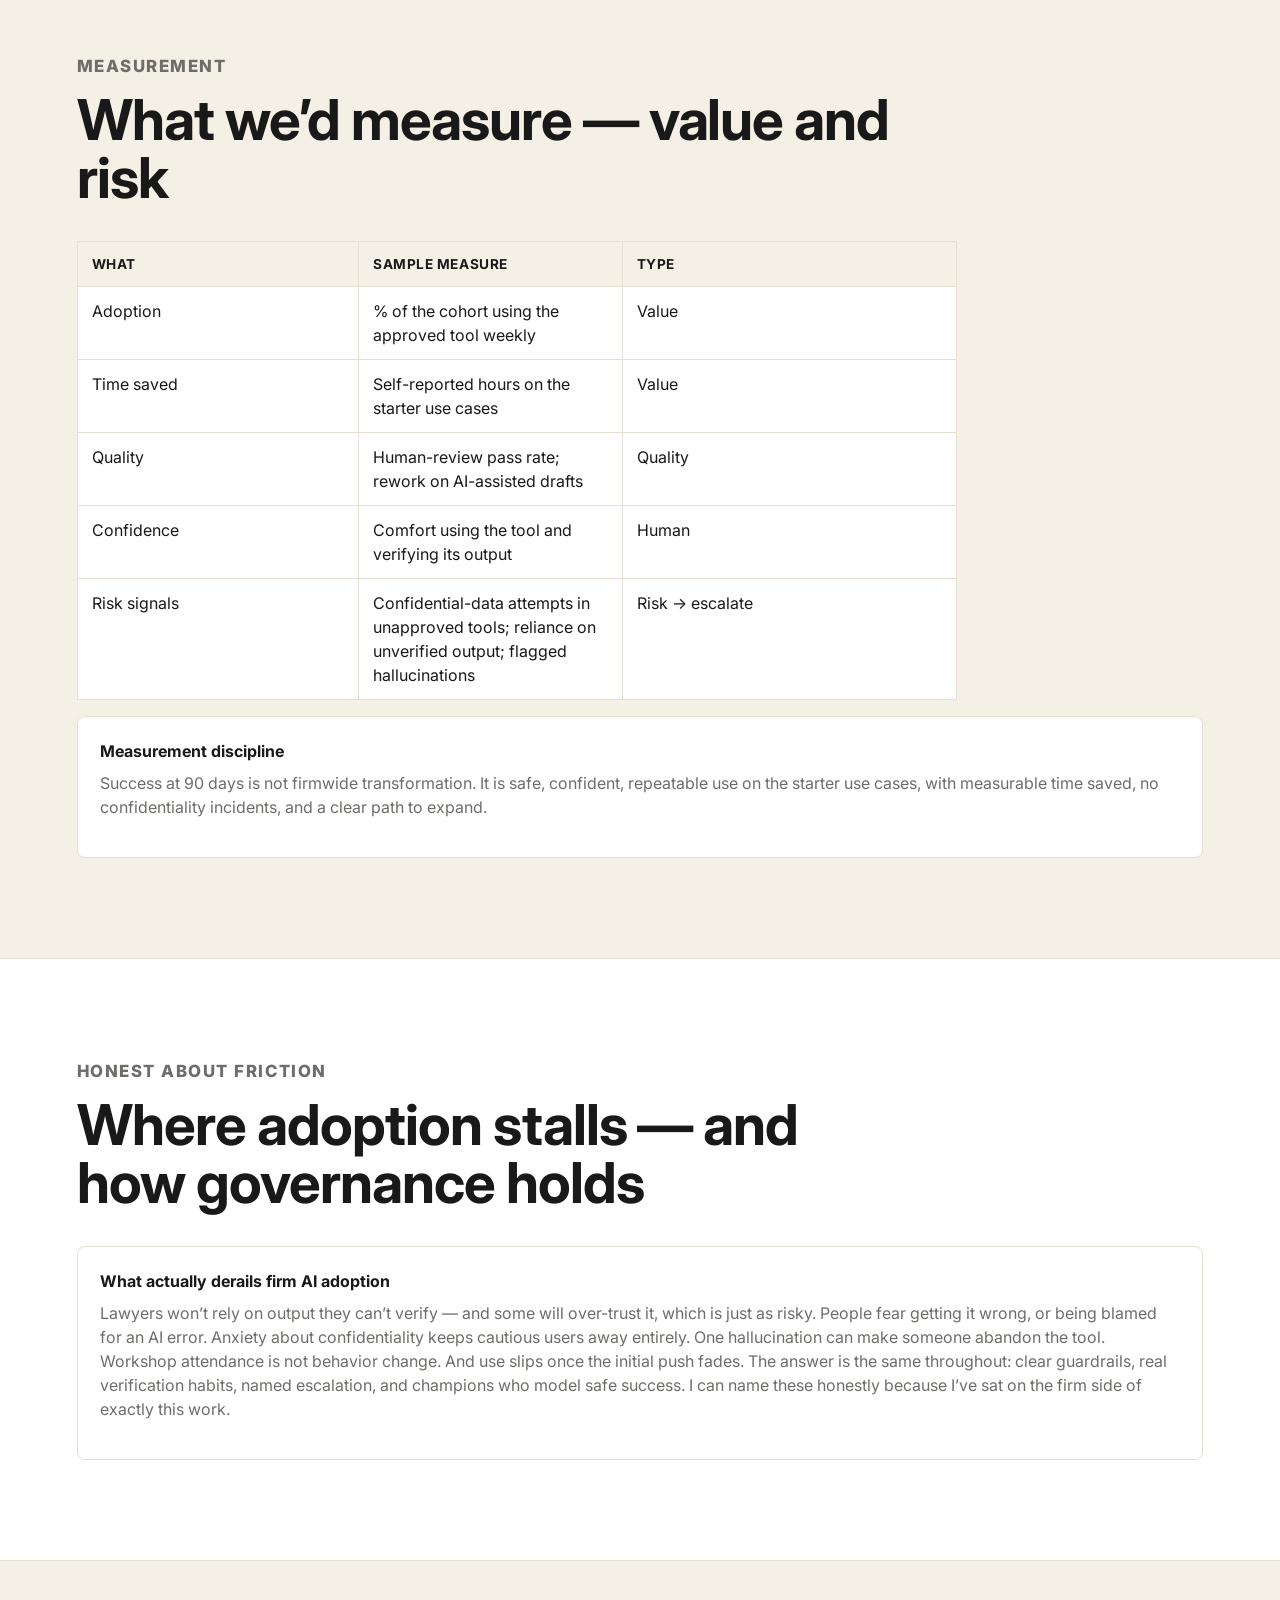
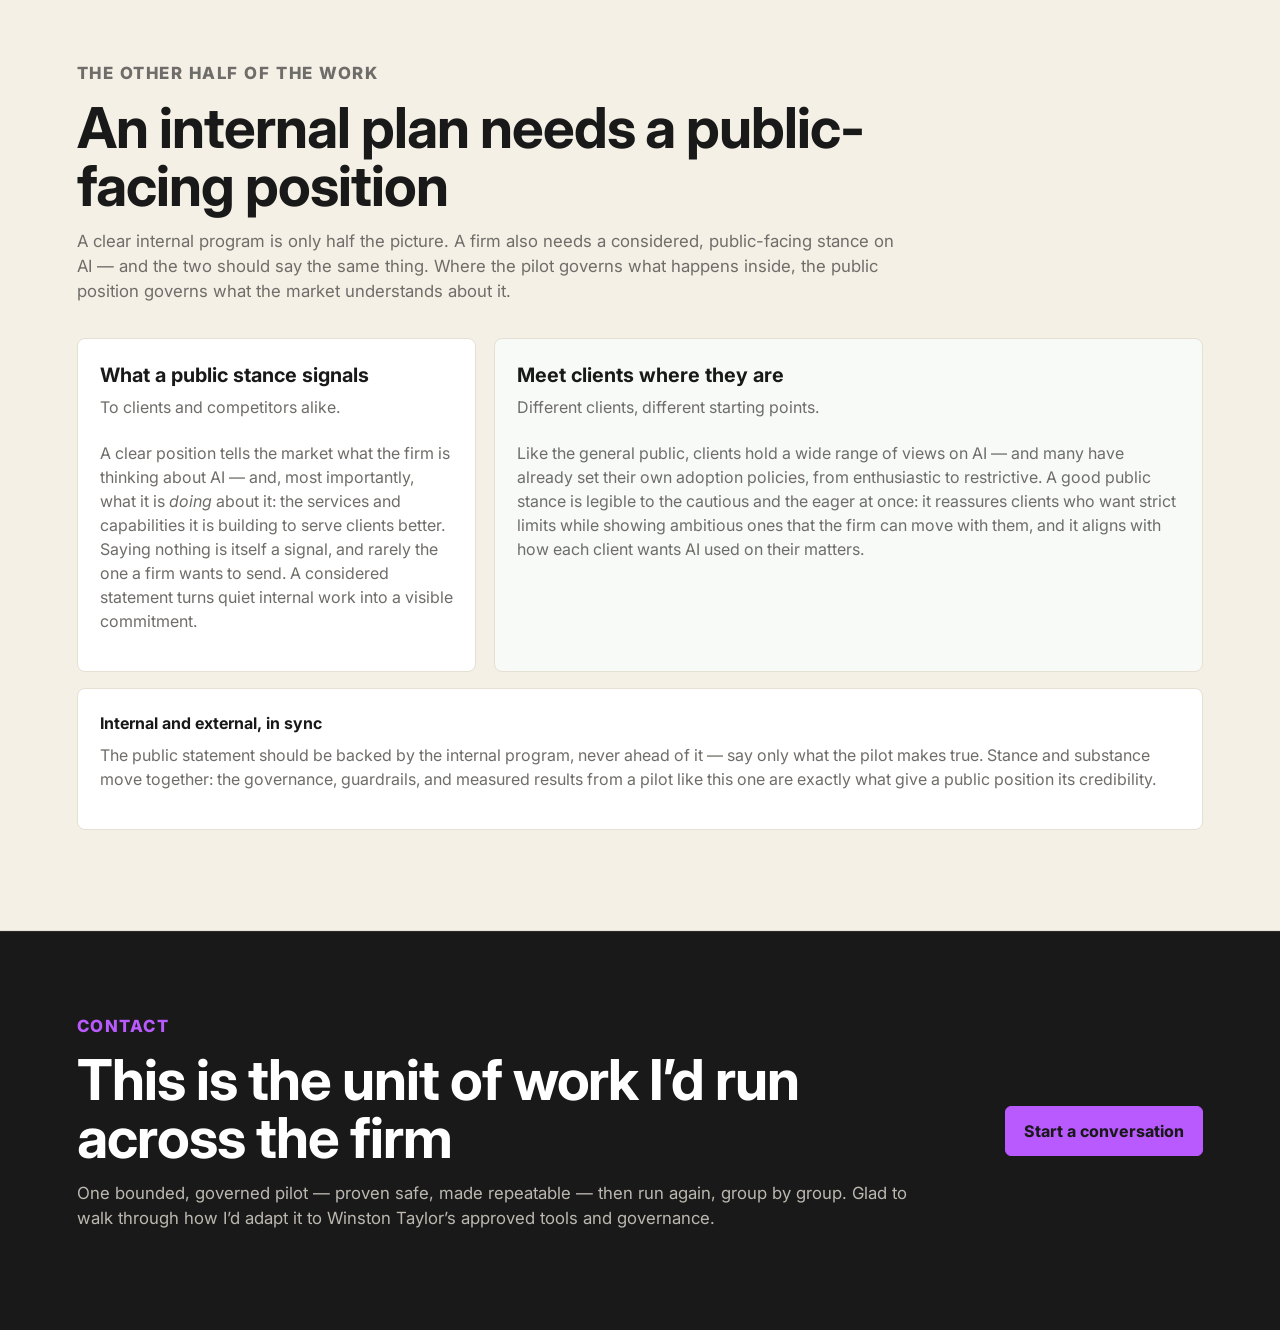
<file: responsible-ai-playbook.html>
<!doctype html>
<html lang="en">
  <head>
    <!-- Google tag (gtag.js) -->
    <script async src="https://www.googletagmanager.com/gtag/js?id=G-5SEJFHV82K"></script>
    <script>
      window.dataLayer = window.dataLayer || [];
      function gtag(){dataLayer.push(arguments);}
      gtag('js', new Date());
      gtag('config', 'G-5SEJFHV82K');
    </script>
    <meta charset="utf-8">
    <meta name="viewport" content="width=device-width, initial-scale=1">
    <title>A 90-Day Responsible-AI Adoption Pilot | Alex Donnelly</title>
    <meta
      name="description"
      content="A sample responsible-AI enablement playbook for a law firm: a bounded 90-day GenAI adoption pilot with one practice group — guardrails, role-based onboarding, workshops, vetted use cases and anti-patterns, and adoption/risk metrics."
    >
    <link rel="icon" href="favicon.svg" type="image/svg+xml">
    <link rel="icon" href="favicon.png" sizes="48x48">
    <link rel="apple-touch-icon" href="apple-touch-icon.png">
    <link rel="preconnect" href="https://fonts.googleapis.com">
    <link rel="preconnect" href="https://fonts.gstatic.com" crossorigin>
    <link href="https://fonts.googleapis.com/css2?family=Inter:wght@400;500;600;700;800&display=swap" rel="stylesheet">
    <link rel="stylesheet" href="styles.css?v=4">
  </head>
  <body>
    <header class="site-header">
      <a class="brand" href="index.html" aria-label="The Human Layer home">
        <span class="brand-mark" aria-hidden="true">HL</span>
        <span>
          <strong>The Human Layer</strong>
          <small>Alex Donnelly</small>
        </span>
      </a>
      <nav class="nav" aria-label="Primary navigation">
        <a href="index.html#about">About</a>
        <a href="index.html#approach">Approach</a>
        <a href="index.html#pilot">The pilot</a>
        <a href="index.html#experience">Experience</a>
        <a href="index.html#why">Why Winston</a>
        <a href="index.html#contact">Contact</a>
      </nav>
    </header>

    <main id="top">
      <section class="section">
        <div class="section-heading">
          <p class="eyebrow">Sample deliverable &middot; Responsible-AI enablement playbook</p>
          <h2>A 90-day responsible-AI adoption pilot</h2>
          <p>
            A role-based enablement model for a law firm &mdash; shown not as a firmwide push, but as one
            bounded, governed pilot: a single practice group adopting an approved generative-AI assistant for
            a high-value workflow, with confidentiality, human oversight, and verification built in from day
            one.
          </p>
        </div>
        <div class="project-preview" role="note">
          <strong>About this sample</strong>
          <p>
            Independent work sample created for this application; set at a fictional practice group and not
            affiliated with or endorsed by Winston Taylor. It is meant to work within a firm&rsquo;s own AI
            governance and approved-tool program &mdash; not to replace it &mdash; and to show how I&rsquo;d
            run enablement on the ground. Tools, timelines, and targets are illustrative.
          </p>
        </div>
      </section>

      <section class="section muted">
        <div class="section-heading">
          <p class="eyebrow">The setting &amp; the bet</p>
          <h2>One group, one workflow, guardrails first</h2>
        </div>
        <div class="blueprint-layout">
          <div class="blueprint-stage">
            <div class="stage-header">
              <h3>The pilot group (fictional)</h3>
              <p>A realistic but invented setting, so the playbook reads as one concrete engagement.</p>
            </div>
            <p style="color:var(--muted)">
              A <strong>commercial-litigation practice group</strong> &mdash; roughly 8&ndash;10 attorneys
              and associates plus a few paralegals and business professionals &mdash; adopting the
              firm&rsquo;s approved GenAI assistant for a common, high-value workflow: summarizing long
              documents and producing verifiable first-draft research memos, always under attorney review.
            </p>
          </div>
          <div class="blueprint-stage emphasized">
            <div class="stage-header">
              <h3>The bet</h3>
              <p>Why a bounded, governed pilot beats a firmwide rollout.</p>
            </div>
            <p style="color:var(--muted)">
              Start with one group and one workflow, put the guardrails in before anyone touches client
              data, prove the value safely, and expand only on evidence. Responsible adoption is the
              foundation, not an afterthought &mdash; in a law firm, trust and confidentiality are the
              product.
            </p>
          </div>
        </div>
      </section>

      <section class="section">
        <div class="section-heading">
          <p class="eyebrow">The 90-day arc</p>
          <h2>Discover &rarr; Design &rarr; Pilot &rarr; Measure &rarr; Sustain</h2>
          <p>Five phases, each with an exit condition. Guardrails are set before any live use begins.</p>
        </div>
        <div class="findings-list">
          <article class="finding">
            <h3><span>1</span> Discover &amp; guardrails &middot; Days 1&ndash;15</h3>
            <p>Learn the group&rsquo;s real workflows; choose the starter use case(s); confirm the approved
            tools and the confidentiality and data-classification rules that govern them; baseline current
            effort; and name a partner sponsor and champions.</p>
            <p class="catch"><strong>Exit:</strong> pilot charter, selected use cases, a one-page guardrail
            guide, baseline effort captured, sponsor and champions named.</p>
          </article>
          <article class="finding">
            <h3><span>2</span> Design &amp; onboard &middot; Days 16&ndash;30</h3>
            <p>Build role-based onboarding pathways and just-in-time guides and FAQs; confirm access and data
            handling; design the workshop curriculum; and define the escalation routes for questions,
            suspected errors, or misuse.</p>
            <p class="catch"><strong>Exit:</strong> onboarding pathways, quick-reference guides, escalation
            matrix, and a workshop plan.</p>
          </article>
          <article class="finding">
            <h3><span>3</span> Pilot &middot; Days 31&ndash;60</h3>
            <p>Run the workshops, go live on the starter use cases with attorney review on everything,
            hold weekly office hours, and capture vetted use cases and anti-patterns as they emerge. Coach
            the two habits that protect the firm: verify against source, and never put client data into an
            unapproved tool.</p>
            <p class="catch"><strong>Exit:</strong> the group trained; first AI-assisted work produced and
            human-reviewed; champions active; a growing use-case and anti-pattern log.</p>
          </article>
          <article class="finding">
            <h3><span>4</span> Measure &amp; refine &middot; Days 61&ndash;75</h3>
            <p>Move from anecdote to evidence: adoption, time saved, quality, and confidence &mdash; plus a
            review of any risk signals. Refine the guides against what the data shows and prepare an
            evidence-based expansion recommendation.</p>
            <p class="catch"><strong>Exit:</strong> scorecard vs. baseline, refined materials, risk review,
            and a drafted recommendation.</p>
          </article>
          <article class="finding">
            <h3><span>5</span> Expand &amp; sustain &middot; Days 76&ndash;90</h3>
            <p>A disciplined expansion decision; a champion network; a 30/60/90 reinforcement plan; and a
            standing feedback loop to Practice Innovation, Knowledge, Risk, Security, and IT.</p>
            <p class="catch"><strong>Exit:</strong> outcomes report, v2 materials, champion guide,
            reinforcement plan, and a cross-functional feedback loop.</p>
          </article>
        </div>
      </section>

      <section class="section muted">
        <div class="section-heading">
          <p class="eyebrow">The heart of it</p>
          <h2>The guardrails, built into the workflow</h2>
          <p>In a law firm, responsible use isn&rsquo;t a policy page &mdash; it&rsquo;s a habit at the point
          of work. Each guardrail shows up as a concrete step.</p>
        </div>
        <table class="rubric formats">
          <thead>
            <tr><th>Guardrail</th><th>What it means</th><th>How it shows up in the workflow</th></tr>
          </thead>
          <tbody>
            <tr><td>Confidentiality</td><td>Client and privileged data stays in approved, firm-contained tools only</td><td>Access controls, plus a point-of-use reminder before any sensitive task</td></tr>
            <tr><td>Data classification</td><td>Know what data may be used with which tool</td><td>A simple classification cheat-sheet built into the starter use cases</td></tr>
            <tr><td>Human-in-the-loop</td><td>An attorney reviews and owns every AI-assisted output</td><td>A review-before-use checklist; AI is never the final word</td></tr>
            <tr><td>Verify &amp; cite</td><td>Facts and citations are checked against source before anything is relied on</td><td>A verify-and-cite step before work leaves the desk</td></tr>
            <tr><td>Escalation</td><td>A clear route for questions, suspected errors, or misuse</td><td>Named contacts and a one-click way to flag an issue</td></tr>
          </tbody>
        </table>
      </section>

      <section class="section">
        <div class="section-heading">
          <p class="eyebrow">Enablement</p>
          <h2>Role-based onboarding pathways</h2>
          <p>Each role gets starter use cases, the guardrail that matters most for them, and a clear picture
          of success.</p>
        </div>
        <table class="rubric formats">
          <thead>
            <tr><th>Role</th><th>Starter use cases</th><th>Guardrail emphasis</th><th>What good looks like</th></tr>
          </thead>
          <tbody>
            <tr><td>Partner</td><td>Reviewing AI-assisted drafts; setting expectations for the team</td><td>Human-in-the-loop ownership</td><td>Models responsible use and champions it with the group</td></tr>
            <tr><td>Associate</td><td>First-draft research memos, document summarization, drafting</td><td>Verify &amp; cite; confidentiality</td><td>Faster first drafts they can defend, every citation checked</td></tr>
            <tr><td>Paralegal</td><td>Document review, summarization, organization</td><td>Verification against source</td><td>Reliable summaries; confidently flags what looks off</td></tr>
            <tr><td>Business professional</td><td>Drafting, analysis, and knowledge work</td><td>Data classification; confidentiality</td><td>Time saved on routine work, done safely</td></tr>
          </tbody>
        </table>
      </section>

      <section class="section muted">
        <div class="section-heading">
          <p class="eyebrow">Skills, hands-on</p>
          <h2>The workshop series</h2>
          <p>Short, role-tailored, practice-based &mdash; built around real (non-confidential) examples.</p>
        </div>
        <div class="enablement-cards">
          <article><span>01</span><h4>Prompting for legal work</h4><p>Clear asks, the right context, and iterating safely toward a usable draft.</p></article>
          <article><span>02</span><h4>Verifying outputs</h4><p>Catching hallucinations and checking that every citation exists and says what&rsquo;s claimed.</p></article>
          <article><span>03</span><h4>Protecting confidentiality</h4><p>What goes where: data classification and keeping client data in approved tools.</p></article>
          <article><span>04</span><h4>Citing &amp; attribution</h4><p>Where and how to attribute, and what must always carry attorney review.</p></article>
        </div>
      </section>

      <section class="section">
        <div class="section-heading">
          <p class="eyebrow">Vetted use cases &amp; anti-patterns</p>
          <h2>Where AI helps &mdash; and where it doesn&rsquo;t belong</h2>
          <p>Sharing both is how a firm builds confidence without inviting risk.</p>
        </div>
        <table class="rubric triage">
          <thead>
            <tr><th>Use it for</th><th>Don&rsquo;t</th></tr>
          </thead>
          <tbody>
            <tr><td>Summarizing long internal documents, with attorney review</td><td>Pasting client or privileged data into an unapproved tool</td></tr>
            <tr><td>First-draft research memos and outlines &mdash; every cite verified</td><td>Relying on AI citations without checking they exist and support the point</td></tr>
            <tr><td>Drafting routine correspondence and templates</td><td>Letting AI output reach a client without attorney review</td></tr>
            <tr><td>Brainstorming arguments and issue-spotting</td><td>Treating AI analysis as legal advice or final work product</td></tr>
          </tbody>
        </table>
      </section>

      <section class="section muted">
        <div class="section-heading">
          <p class="eyebrow">Measurement</p>
          <h2>What we&rsquo;d measure &mdash; value and risk</h2>
        </div>
        <table class="rubric triage">
          <thead>
            <tr><th>What</th><th>Sample measure</th><th>Type</th></tr>
          </thead>
          <tbody>
            <tr><td>Adoption</td><td>% of the cohort using the approved tool weekly</td><td>Value</td></tr>
            <tr><td>Time saved</td><td>Self-reported hours on the starter use cases</td><td>Value</td></tr>
            <tr><td>Quality</td><td>Human-review pass rate; rework on AI-assisted drafts</td><td>Quality</td></tr>
            <tr><td>Confidence</td><td>Comfort using the tool and verifying its output</td><td>Human</td></tr>
            <tr><td>Risk signals</td><td>Confidential-data attempts in unapproved tools; reliance on unverified output; flagged hallucinations</td><td>Risk &rarr; escalate</td></tr>
          </tbody>
        </table>
        <div class="project-preview" role="note">
          <strong>Measurement discipline</strong>
          <p>
            Success at 90 days is not firmwide transformation. It is safe, confident, repeatable use on the
            starter use cases, with measurable time saved, no confidentiality incidents, and a clear path to
            expand.
          </p>
        </div>
      </section>

      <section class="section">
        <div class="section-heading">
          <p class="eyebrow">Honest about friction</p>
          <h2>Where adoption stalls &mdash; and how governance holds</h2>
        </div>
        <div class="project-preview" role="note">
          <strong>What actually derails firm AI adoption</strong>
          <p>
            Lawyers won&rsquo;t rely on output they can&rsquo;t verify &mdash; and some will over-trust it,
            which is just as risky. People fear getting it wrong, or being blamed for an AI error. Anxiety
            about confidentiality keeps cautious users away entirely. One hallucination can make someone
            abandon the tool. Workshop attendance is not behavior change. And use slips once the initial push
            fades. The answer is the same throughout: clear guardrails, real verification habits, named
            escalation, and champions who model safe success. I can name these honestly because I&rsquo;ve
            sat on the firm side of exactly this work.
          </p>
        </div>
      </section>

      <section class="section muted">
        <div class="section-heading">
          <p class="eyebrow">The other half of the work</p>
          <h2>An internal plan needs a public-facing position</h2>
          <p>
            A clear internal program is only half the picture. A firm also needs a considered,
            public-facing stance on AI &mdash; and the two should say the same thing. Where the pilot governs
            what happens inside, the public position governs what the market understands about it.
          </p>
        </div>
        <div class="blueprint-layout">
          <div class="blueprint-stage">
            <div class="stage-header">
              <h3>What a public stance signals</h3>
              <p>To clients and competitors alike.</p>
            </div>
            <p style="color:var(--muted)">
              A clear position tells the market what the firm is thinking about AI &mdash; and, most
              importantly, what it is <em>doing</em> about it: the services and capabilities it is building to
              serve clients better. Saying nothing is itself a signal, and rarely the one a firm wants to
              send. A considered statement turns quiet internal work into a visible commitment.
            </p>
          </div>
          <div class="blueprint-stage emphasized">
            <div class="stage-header">
              <h3>Meet clients where they are</h3>
              <p>Different clients, different starting points.</p>
            </div>
            <p style="color:var(--muted)">
              Like the general public, clients hold a wide range of views on AI &mdash; and many have already
              set their own adoption policies, from enthusiastic to restrictive. A good public stance is
              legible to the cautious and the eager at once: it reassures clients who want strict limits while
              showing ambitious ones that the firm can move with them, and it aligns with how each client
              wants AI used on their matters.
            </p>
          </div>
        </div>
        <div class="project-preview" role="note">
          <strong>Internal and external, in sync</strong>
          <p>
            The public statement should be backed by the internal program, never ahead of it &mdash; say only
            what the pilot makes true. Stance and substance move together: the governance, guardrails, and
            measured results from a pilot like this one are exactly what give a public position its
            credibility.
          </p>
        </div>
      </section>

      <section class="contact-section">
        <div>
          <p class="eyebrow">Contact</p>
          <h2>This is the unit of work I&rsquo;d run across the firm</h2>
          <p>
            One bounded, governed pilot &mdash; proven safe, made repeatable &mdash; then run again, group by
            group. Glad to walk through how I&rsquo;d adapt it to Winston Taylor&rsquo;s approved tools and
            governance.
          </p>
        </div>
        <a class="button primary" href="mailto:a.james.donnelly@gmail.com">Start a conversation</a>
      </section>
    </main>
  </body>
</html>
</file>
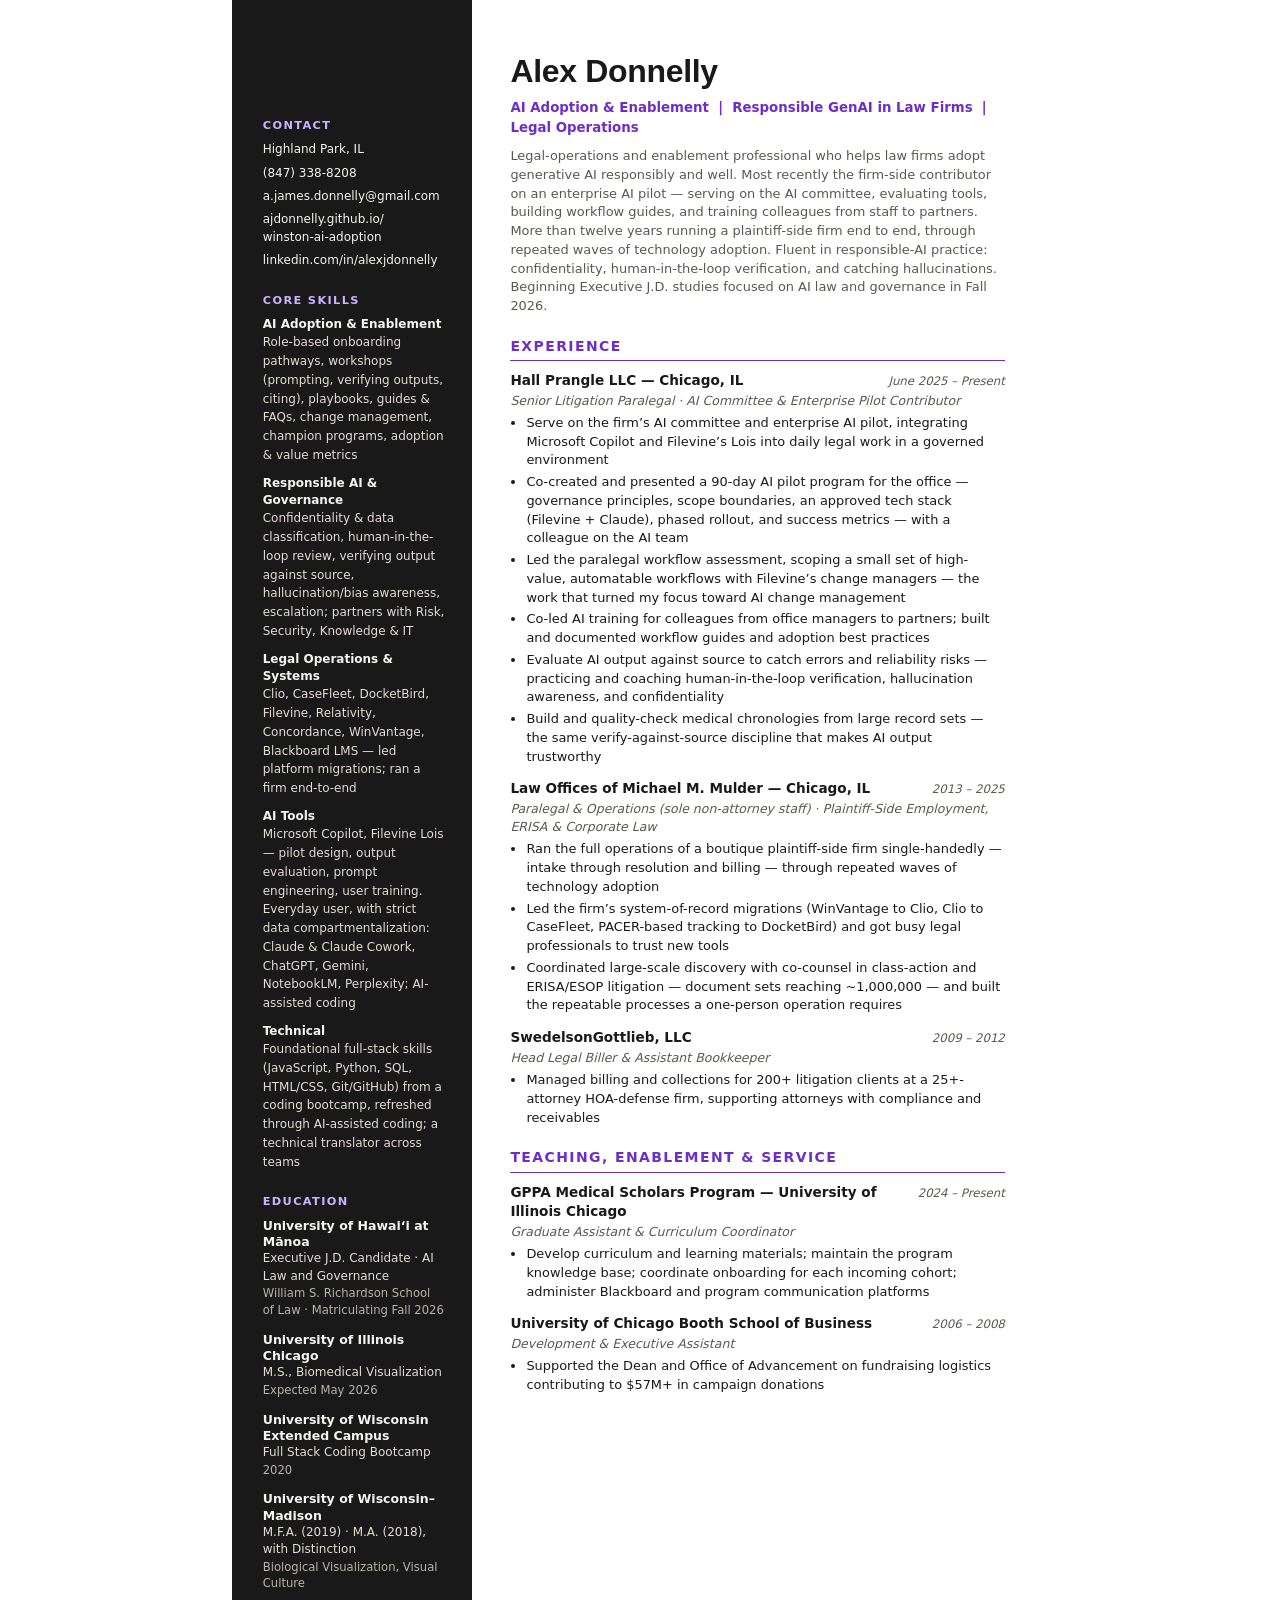
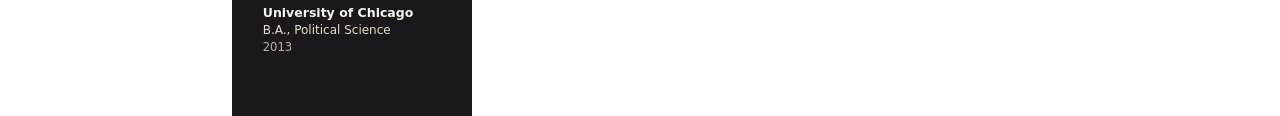
<file: resume.html>
<!doctype html>
<html lang="en">
<head>
    <!-- Google tag (gtag.js) -->
    <script async src="https://www.googletagmanager.com/gtag/js?id=G-5SEJFHV82K"></script>
    <script>
      window.dataLayer = window.dataLayer || [];
      function gtag(){dataLayer.push(arguments);}
      gtag('js', new Date());
      gtag('config', 'G-5SEJFHV82K');
    </script>
<meta charset="utf-8">
<meta name="viewport" content="width=device-width, initial-scale=1">
<title>Alex Donnelly — Resume</title>
<style>
  :root {
    --ink: #191919;
    --muted: #5b5852;
    --line: #d9d3c8;
    --paper: #ffffff;
    --blue: #6f2dc7;
    --sidebar-w: 2.5in;
  }
  * { box-sizing: border-box; }
  html, body {
    margin: 0; padding: 0; background: transparent; color: var(--ink);
    font-family: Inter, ui-sans-serif, system-ui, -apple-system, "Segoe UI", Arial, sans-serif;
    font-size: 9.7pt; line-height: 1.45;
  }
  @media print {
    body::before { content: ""; position: fixed; top: 0; bottom: 0; left: 0; width: var(--sidebar-w); background: var(--ink); z-index: -1; }
  }
  .page { display: grid; grid-template-columns: var(--sidebar-w) 1fr; max-width: 8.5in; margin: 0 auto; }
  .sidebar { color: #f6f4ef; background: var(--ink); padding: 0.55in 0.28in 0.4in 0.32in; }
  .main { background: var(--paper); }
  .sidebar h2 { margin: 0 0 8px; font-size: 8.5pt; font-weight: 800; letter-spacing: 0.12em; text-transform: uppercase; color: #cbb3ff; }
  .sidebar section { margin-bottom: 22px; }
  .sidebar p { margin: 0 0 7px; }
  .contact p { margin: 0 0 6px; font-size: 9pt; word-break: break-word; }
  .contact a { color: inherit; text-decoration: none; }
  .edu-item { margin-bottom: 13px; }
  .edu-item strong { display: block; font-size: 9.4pt; line-height: 1.3; }
  .edu-item em { display: block; font-style: normal; color: #e3ddd2; font-size: 9pt; }
  .edu-item span { display: block; color: #b9b3a8; font-size: 8.7pt; }
  .skill-group { margin-bottom: 10px; }
  .skill-group strong { display: block; font-size: 9pt; }
  .skill-group span { color: #e3ddd2; font-size: 9pt; }
  .main { padding: 0.5in 0.45in 0.4in 0.4in; }
  .name-block { margin-bottom: 14px; }
  h1 { margin: 0; font-family: Inter, "Segoe UI", sans-serif; font-weight: 800; font-size: 24pt; letter-spacing: -0.01em; }
  .title-line { margin: 4px 0 0; color: var(--blue); font-size: 10.0pt; font-weight: 700; }
  .summary { margin: 10px 0 0; color: var(--muted); font-size: 9.7pt; }
  .main h2 { margin: 20px 0 10px; padding-bottom: 4px; border-bottom: 1.5px solid var(--blue); font-size: 10.5pt; font-weight: 800; letter-spacing: 0.1em; text-transform: uppercase; color: var(--blue); }
  .job { margin-bottom: 13px; }
  .job-head { display: flex; justify-content: space-between; align-items: baseline; gap: 12px; }
  .job-head strong { font-size: 10.2pt; }
  .job-head .dates { color: var(--muted); font-size: 8.8pt; white-space: nowrap; font-style: italic; }
  .role { margin: 1px 0 4px; color: var(--muted); font-style: italic; font-size: 9.4pt; }
  ul { margin: 4px 0 0; padding-left: 16px; }
  li { margin-bottom: 3px; }
  .avoid-break { break-inside: avoid; }
  @page { size: letter; margin: 0.5in;
    @bottom-left { content: "Alex Donnelly \2014 Resume"; font-family: Inter, Arial, sans-serif; font-size: 7.5pt; color: #8a857c; }
    @bottom-right { content: "Page " counter(page) " of " counter(pages); font-family: Inter, Arial, sans-serif; font-size: 7.5pt; color: #8a857c; }
  }
  @media print {
    html, body { -webkit-print-color-adjust: exact; print-color-adjust: exact; }
    .page { max-width: none; }
    .sidebar { padding: 0.3in 0.24in; }
    .main { padding: 0.28in 0 0.2in 0.38in; }
    .contact { margin-top: 0 !important; }
    .main h2 { break-after: avoid; }
    p, li { orphans: 3; widows: 3; }
    .sidebar section { break-inside: avoid; }
  }
</style>
</head>
<body>
  <div class="page">
    <aside class="sidebar">
      <section class="contact" style="margin-top: 64px;">
        <h2>Contact</h2>
        <p>Highland Park, IL</p>
        <p>(847) 338-8208</p>
        <p><a href="mailto:a.james.donnelly@gmail.com">a.james.donnelly@gmail.com</a></p>
        <p><a href="https://ajdonnelly.github.io/winston-ai-adoption/">ajdonnelly.github.io/<br>winston-ai-adoption</a></p>
        <p><a href="https://www.linkedin.com/in/alexjdonnelly">linkedin.com/in/alexjdonnelly</a></p>
      </section>

      <section>
        <h2>Core Skills</h2>
        <div class="skill-group">
          <strong>AI Adoption &amp; Enablement</strong>
          <span>Role-based onboarding pathways, workshops (prompting, verifying outputs, citing), playbooks, guides &amp; FAQs, change management, champion programs, adoption &amp; value metrics</span>
        </div>
        <div class="skill-group">
          <strong>Responsible AI &amp; Governance</strong>
          <span>Confidentiality &amp; data classification, human-in-the-loop review, verifying output against source, hallucination/bias awareness, escalation; partners with Risk, Security, Knowledge &amp; IT</span>
        </div>
        <div class="skill-group">
          <strong>Legal Operations &amp; Systems</strong>
          <span>Clio, CaseFleet, DocketBird, Filevine, Relativity, Concordance, WinVantage, Blackboard LMS &mdash; led platform migrations; ran a firm end-to-end</span>
        </div>
        <div class="skill-group">
          <strong>AI Tools</strong>
          <span>Microsoft Copilot, Filevine Lois &mdash; pilot design, output evaluation, prompt engineering, user training. Everyday user, with strict data compartmentalization: Claude &amp; Claude Cowork, ChatGPT, Gemini, NotebookLM, Perplexity; AI-assisted coding</span>
        </div>
        <div class="skill-group">
          <strong>Technical</strong>
          <span>Foundational full-stack skills (JavaScript, Python, SQL, HTML/CSS, Git/GitHub) from a coding bootcamp, refreshed through AI-assisted coding; a technical translator across teams</span>
        </div>
      </section>

      <section>
        <h2>Education</h2>
        <div class="edu-item">
          <strong>University of Hawai&#x2bb;i at M&#x101;noa</strong>
          <em>Executive J.D. Candidate &middot; AI Law and Governance</em>
          <span>William S. Richardson School of Law &middot; Matriculating Fall 2026</span>
        </div>
        <div class="edu-item">
          <strong>University of Illinois Chicago</strong>
          <em>M.S., Biomedical Visualization</em>
          <span>Expected May 2026</span>
        </div>
        <div class="edu-item">
          <strong>University of Wisconsin Extended Campus</strong>
          <em>Full Stack Coding Bootcamp</em>
          <span>2020</span>
        </div>
        <div class="edu-item">
          <strong>University of Wisconsin&ndash;Madison</strong>
          <em>M.F.A. (2019) &middot; M.A. (2018), with Distinction</em>
          <span>Biological Visualization, Visual Culture</span>
        </div>
        <div class="edu-item">
          <strong>University of Chicago</strong>
          <em>B.A., Political Science</em>
          <span>2013</span>
        </div>
      </section>
    </aside>

    <main class="main">
      <div class="name-block">
        <h1>Alex Donnelly</h1>
        <p class="title-line">AI Adoption &amp; Enablement &nbsp;|&nbsp; Responsible GenAI in Law Firms &nbsp;|&nbsp; Legal Operations</p>
        <p class="summary">
          Legal-operations and enablement professional who helps law firms adopt generative AI responsibly
          and well. Most recently the firm-side contributor on an enterprise AI pilot &mdash; serving on the
          AI committee, evaluating tools, building workflow guides, and training colleagues from staff to
          partners. More than twelve years running a plaintiff-side firm end to end, through repeated waves of
          technology adoption. Fluent in responsible-AI practice: confidentiality, human-in-the-loop
          verification, and catching hallucinations. Beginning Executive J.D. studies focused on AI law and
          governance in Fall 2026.
        </p>
      </div>

      <h2>Experience</h2>

      <div class="job avoid-break">
        <div class="job-head">
          <strong>Hall Prangle LLC &mdash; Chicago, IL</strong>
          <span class="dates">June 2025 &ndash; Present</span>
        </div>
        <p class="role">Senior Litigation Paralegal &middot; AI Committee &amp; Enterprise Pilot Contributor</p>
        <ul>
          <li>Serve on the firm&rsquo;s AI committee and enterprise AI pilot, integrating Microsoft Copilot
          and Filevine&rsquo;s Lois into daily legal work in a governed environment</li>
          <li>Co-created and presented a 90-day AI pilot program for the office &mdash; governance
          principles, scope boundaries, an approved tech stack (Filevine + Claude), phased rollout, and
          success metrics &mdash; with a colleague on the AI team</li>
          <li>Led the paralegal workflow assessment, scoping a small set of high-value, automatable workflows
          with Filevine&rsquo;s change managers &mdash; the work that turned my focus toward AI change
          management</li>
          <li>Co-led AI training for colleagues from office managers to partners; built and documented
          workflow guides and adoption best practices</li>
          <li>Evaluate AI output against source to catch errors and reliability risks &mdash; practicing and
          coaching human-in-the-loop verification, hallucination awareness, and confidentiality</li>
          <li>Build and quality-check medical chronologies from large record sets &mdash; the same
          verify-against-source discipline that makes AI output trustworthy</li>
        </ul>
      </div>

      <div class="job avoid-break">
        <div class="job-head">
          <strong>Law Offices of Michael M. Mulder &mdash; Chicago, IL</strong>
          <span class="dates">2013 &ndash; 2025</span>
        </div>
        <p class="role">Paralegal &amp; Operations (sole non-attorney staff) &middot; Plaintiff-Side Employment, ERISA &amp; Corporate Law</p>
        <ul>
          <li>Ran the full operations of a boutique plaintiff-side firm single-handedly &mdash; intake through
          resolution and billing &mdash; through repeated waves of technology adoption</li>
          <li>Led the firm&rsquo;s system-of-record migrations (WinVantage to Clio, Clio to CaseFleet,
          PACER-based tracking to DocketBird) and got busy legal professionals to trust new tools</li>
          <li>Coordinated large-scale discovery with co-counsel in class-action and ERISA/ESOP litigation
          &mdash; document sets reaching ~1,000,000 &mdash; and built the repeatable processes a one-person
          operation requires</li>
        </ul>
      </div>

      <div class="job avoid-break">
        <div class="job-head">
          <strong>SwedelsonGottlieb, LLC</strong>
          <span class="dates">2009 &ndash; 2012</span>
        </div>
        <p class="role">Head Legal Biller &amp; Assistant Bookkeeper</p>
        <ul>
          <li>Managed billing and collections for 200+ litigation clients at a 25+-attorney HOA-defense firm,
          supporting attorneys with compliance and receivables</li>
        </ul>
      </div>

      <h2>Teaching, Enablement &amp; Service</h2>

      <div class="job avoid-break">
        <div class="job-head">
          <strong>GPPA Medical Scholars Program &mdash; University of Illinois Chicago</strong>
          <span class="dates">2024 &ndash; Present</span>
        </div>
        <p class="role">Graduate Assistant &amp; Curriculum Coordinator</p>
        <ul>
          <li>Develop curriculum and learning materials; maintain the program knowledge base; coordinate
          onboarding for each incoming cohort; administer Blackboard and program communication platforms</li>
        </ul>
      </div>

      <div class="job avoid-break">
        <div class="job-head">
          <strong>University of Chicago Booth School of Business</strong>
          <span class="dates">2006 &ndash; 2008</span>
        </div>
        <p class="role">Development &amp; Executive Assistant</p>
        <ul>
          <li>Supported the Dean and Office of Advancement on fundraising logistics contributing to $57M+ in
          campaign donations</li>
        </ul>
      </div>
    </main>
  </div>
</body>
</html>
</file>
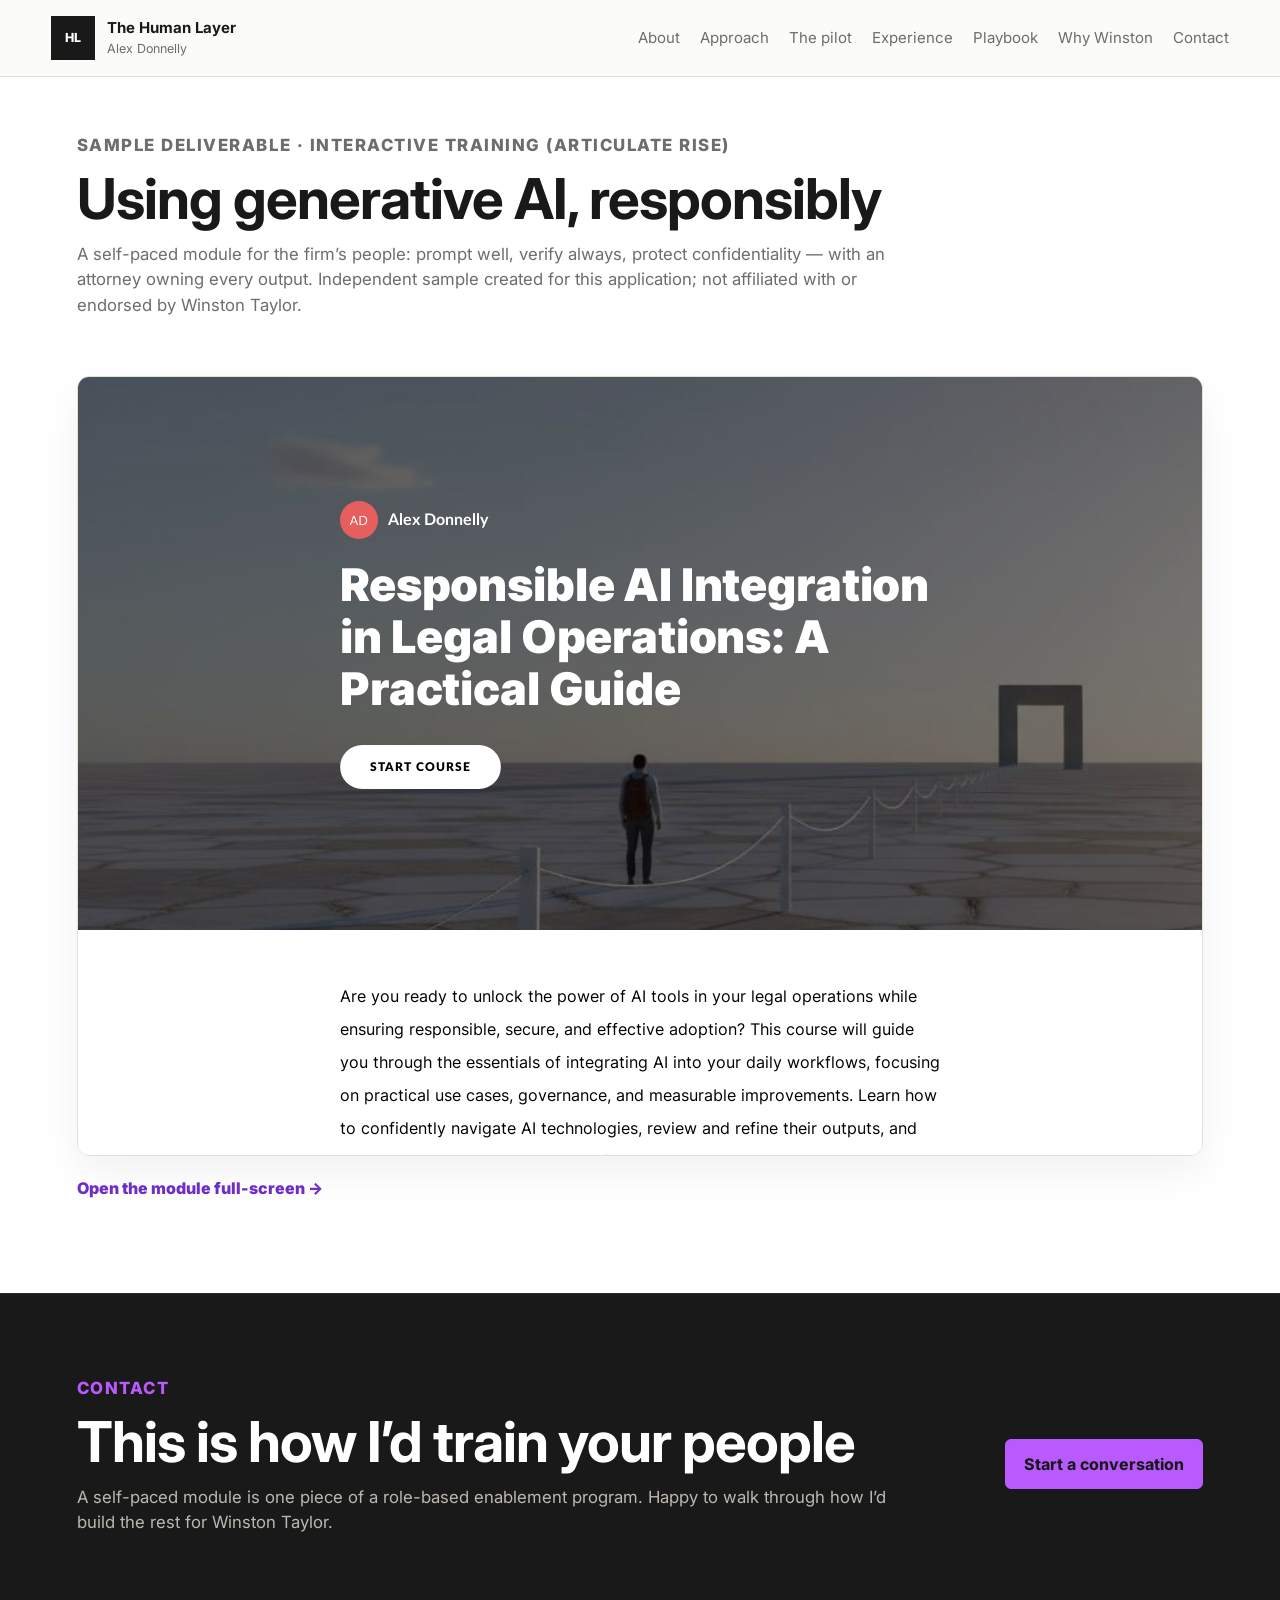
<file: training-module.html>
<!doctype html>
<html lang="en">
  <head>
    <!-- Google tag (gtag.js) -->
    <script async src="https://www.googletagmanager.com/gtag/js?id=G-5SEJFHV82K"></script>
    <script>
      window.dataLayer = window.dataLayer || [];
      function gtag(){dataLayer.push(arguments);}
      gtag('js', new Date());
      gtag('config', 'G-5SEJFHV82K');
    </script>
    <meta charset="utf-8">
    <meta name="viewport" content="width=device-width, initial-scale=1">
    <title>Interactive Module: Using GenAI Responsibly | Alex Donnelly</title>
    <meta
      name="description"
      content="An interactive training module (Articulate Rise) on using generative AI responsibly at a law firm: prompt well, verify always, protect confidentiality, with attorney oversight."
    >
    <link rel="icon" href="favicon.svg" type="image/svg+xml">
    <link rel="icon" href="favicon.png" sizes="48x48">
    <link rel="apple-touch-icon" href="apple-touch-icon.png">
    <link rel="preconnect" href="https://fonts.googleapis.com">
    <link rel="preconnect" href="https://fonts.gstatic.com" crossorigin>
    <link href="https://fonts.googleapis.com/css2?family=Inter:wght@400;500;600;700;800&display=swap" rel="stylesheet">
    <link rel="stylesheet" href="styles.css?v=4">
    <style>
      .course-intro { padding: clamp(32px, 5vw, 56px) clamp(18px, 6vw, 80px) 8px; }
      .course-frame-wrap { padding: 16px clamp(18px, 6vw, 80px) clamp(40px, 6vw, 80px); }
      .course-frame {
        width: 100%;
        height: calc(100svh - 120px);
        min-height: 560px;
        border: 1px solid var(--line);
        border-radius: 12px;
        box-shadow: var(--shadow);
        background: var(--white);
      }
      .course-fallback {
        display: grid; gap: 8px; padding: 28px;
        border: 1px dashed var(--line); border-radius: 12px;
        background: var(--soft); color: var(--muted);
      }
    </style>
  </head>
  <body>
    <header class="site-header">
      <a class="brand" href="index.html" aria-label="The Human Layer home">
        <span class="brand-mark" aria-hidden="true">HL</span>
        <span>
          <strong>The Human Layer</strong>
          <small>Alex Donnelly</small>
        </span>
      </a>
      <nav class="nav" aria-label="Primary navigation">
        <a href="index.html#about">About</a>
        <a href="index.html#approach">Approach</a>
        <a href="index.html#pilot">The pilot</a>
        <a href="index.html#experience">Experience</a>
        <a href="index.html#playbook">Playbook</a>
        <a href="index.html#why">Why Winston</a>
        <a href="index.html#contact">Contact</a>
      </nav>
    </header>

    <main id="top">
      <section class="course-intro">
        <div class="section-heading">
          <p class="eyebrow">Sample deliverable &middot; Interactive training (Articulate Rise)</p>
          <h2>Using generative AI, responsibly</h2>
          <p>
            A self-paced module for the firm&rsquo;s people: prompt well, verify always, protect
            confidentiality &mdash; with an attorney owning every output. Independent sample created for this
            application; not affiliated with or endorsed by Winston Taylor.
          </p>
        </div>
      </section>

      <section class="course-frame-wrap">
        <iframe
          class="course-frame"
          src="training-module/index.html"
          title="Interactive module: Using generative AI responsibly"
          allowfullscreen
          loading="lazy"
        ></iframe>
        <noscript>
          <div class="course-fallback">
            <strong>This module needs JavaScript.</strong>
            <span>Enable JavaScript, or <a href="training-module/index.html">open the module in a new tab</a>.</span>
          </div>
        </noscript>
        <p style="margin-top:14px">
          <a class="text-button" href="training-module/index.html">Open the module full-screen &rarr;</a>
        </p>
      </section>

      <section class="contact-section">
        <div>
          <p class="eyebrow">Contact</p>
          <h2>This is how I&rsquo;d train your people</h2>
          <p>
            A self-paced module is one piece of a role-based enablement program. Happy to walk through how
            I&rsquo;d build the rest for Winston Taylor.
          </p>
        </div>
        <a class="button primary" href="mailto:a.james.donnelly@gmail.com">Start a conversation</a>
      </section>
    </main>
  </body>
</html>
</file>
<file: styles.css>
:root {
  color-scheme: light;
  --ink: #191919;
  --muted: #6f6d69;
  --line: #e6e0d4;
  --paper: #ffffff;
  --soft: #f5f0e6;
  --blue: #6f2dc7;
  --brand: #b95aff;
  --green: #5f6b4f;
  --gold: #b95aff;
  --rust: #9a5638;
  --white: #ffffff;
  --shadow: 0 16px 40px rgba(20, 20, 25, 0.06);
}

* {
  box-sizing: border-box;
}

html {
  scroll-behavior: smooth;
}

body {
  margin: 0;
  background: var(--paper);
  color: var(--ink);
  font-family:
    Inter, ui-sans-serif, system-ui, -apple-system, BlinkMacSystemFont, "Segoe UI", sans-serif;
  line-height: 1.5;
}

a {
  color: inherit;
}

.site-header {
  position: sticky;
  top: 0;
  z-index: 10;
  display: flex;
  align-items: center;
  justify-content: space-between;
  gap: 24px;
  padding: 16px clamp(18px, 4vw, 56px);
  border-bottom: 1px solid var(--line);
  background: rgba(251, 250, 247, 0.82);
  backdrop-filter: blur(16px);
}

.brand {
  display: inline-flex;
  align-items: center;
  gap: 12px;
  min-width: 230px;
  text-decoration: none;
}

.brand-mark {
  display: grid;
  width: 44px;
  height: 44px;
  place-items: center;
  border: 1px solid var(--ink);
  background: var(--ink);
  color: var(--white);
  font-size: 0.78rem;
  font-weight: 800;
}

.brand strong,
.brand small {
  display: block;
}

.brand strong {
  font-size: 0.94rem;
}

.brand small {
  color: var(--muted);
  font-size: 0.78rem;
}

.nav {
  display: flex;
  flex-wrap: wrap;
  justify-content: flex-end;
  gap: 8px 20px;
  color: var(--muted);
  font-size: 0.94rem;
}

.nav a {
  text-decoration: none;
}

.nav a:hover {
  color: var(--ink);
}

.hero {
  display: grid;
  grid-template-columns: minmax(0, 1.25fr) minmax(300px, 0.7fr);
  gap: clamp(28px, 5vw, 64px);
  align-items: center;
  min-height: calc(84svh - 78px);
  padding: clamp(30px, 4vw, 52px) clamp(18px, 6vw, 80px) clamp(22px, 3vw, 38px);
  border-bottom: 1px solid var(--line);
}

.eyebrow {
  margin: 0 0 12px;
  color: var(--blue);
  font-size: 0.78rem;
  font-weight: 800;
  letter-spacing: 0.09em;
  text-transform: uppercase;
}

/* Hero tag styled as a bordered pill, like Eve's */
.hero .eyebrow {
  display: inline-block;
  margin-bottom: 22px;
  padding: 10px 22px;
  border: 1px solid var(--blue);
  border-radius: 999px;
  background: var(--blue);
  color: var(--white);
  font-size: 1rem;
  font-weight: 600;
  letter-spacing: 0;
  text-transform: none;
}

h1,
h2,
h3,
h4,
p {
  margin-top: 0;
}

h1 {
  max-width: 910px;
  margin-bottom: 18px;
  font-family: Inter, ui-sans-serif, system-ui, -apple-system, "Segoe UI", sans-serif;
  font-size: clamp(2.7rem, 4vw, 4.35rem);
  font-weight: 750;
  letter-spacing: -0.022em;
  line-height: 1.02;
}

.lede {
  max-width: 760px;
  color: var(--muted);
  font-size: clamp(1.04rem, 1.55vw, 1.22rem);
}

.hero-actions {
  display: flex;
  flex-wrap: wrap;
  gap: 12px;
  margin-top: 26px;
}

.button {
  display: inline-flex;
  align-items: center;
  justify-content: center;
  min-height: 44px;
  padding: 12px 18px;
  border: 1px solid var(--ink);
  border-radius: 6px;
  font-weight: 750;
  text-decoration: none;
}

.button.primary {
  background: var(--blue);
  border-color: var(--blue);
  color: var(--white);
}

.button.secondary {
  background: transparent;
}

.systems-panel {
  border: 1px solid var(--line);
  border-radius: 8px;
  background:
    linear-gradient(135deg, rgba(31, 29, 26, 0.06), transparent 34%),
    linear-gradient(315deg, rgba(185, 90, 255, 0.16), transparent 42%),
    var(--white);
  box-shadow: var(--shadow);
  overflow: hidden;
}

.panel-head,
.legend {
  display: flex;
  align-items: center;
  justify-content: space-between;
  gap: 16px;
  padding: 16px;
  color: var(--muted);
  font-size: 0.84rem;
}

.panel-head {
  border-bottom: 1px solid var(--line);
}

.status-dot {
  color: var(--green);
  font-weight: 800;
}

.workflow-grid {
  display: grid;
  grid-template-columns: repeat(2, minmax(0, 1fr));
  gap: 12px;
  padding: 18px;
}

.workflow-node {
  position: relative;
  display: grid;
  min-height: 76px;
  place-items: center;
  border: 1px solid var(--line);
  border-radius: 8px;
  background: rgba(255, 255, 255, 0.82);
  font-weight: 800;
}

.workflow-node::after {
  content: "";
  position: absolute;
  right: -7px;
  bottom: -7px;
  width: 18px;
  height: 18px;
  border-radius: 50%;
  background: var(--blue);
}

.workflow-node.human::after {
  background: var(--gold);
}

.legend {
  border-top: 1px solid var(--line);
}

.legend span {
  display: inline-flex;
  align-items: center;
  gap: 8px;
}

.legend i {
  width: 10px;
  height: 10px;
  border-radius: 50%;
}

.human-key {
  background: var(--gold);
}

.ai-key {
  background: var(--blue);
}

.thesis-band {
  padding: 28px clamp(18px, 6vw, 80px);
  background: var(--ink);
  color: var(--white);
}

.thesis-band p {
  max-width: 1180px;
  margin: 0 auto;
  font-family: Inter, ui-sans-serif, system-ui, -apple-system, "Segoe UI", sans-serif;
  font-size: clamp(1.35rem, 2.6vw, 2.35rem);
  font-weight: 600;
  letter-spacing: -0.012em;
  line-height: 1.2;
}

.section {
  padding: clamp(58px, 8vw, 100px) clamp(18px, 6vw, 80px);
}

.section.muted {
  background: var(--soft);
  border-block: 1px solid var(--line);
}

.section-heading {
  max-width: 820px;
  margin-bottom: 34px;
}

.section-heading h2,
.contact-section h2 {
  margin-bottom: 14px;
  font-family: Inter, ui-sans-serif, system-ui, -apple-system, "Segoe UI", sans-serif;
  font-size: clamp(2rem, 4.4vw, 4.2rem);
  font-weight: 700;
  letter-spacing: -0.018em;
  line-height: 1.03;
}

.section-heading p,
.contact-section p {
  color: var(--muted);
  font-size: 1.05rem;
}

.blueprint-layout {
  display: grid;
  grid-template-columns: minmax(280px, 0.72fr) minmax(0, 1.28fr);
  gap: 18px;
}

.blueprint-stage,
.project-card,
.project-preview,
.writing-list article {
  border: 1px solid var(--line);
  border-radius: 8px;
  background: var(--white);
}

.blueprint-stage {
  padding: 22px;
}

.blueprint-stage.emphasized {
  background: #f8faf7;
}

.stage-header {
  margin-bottom: 22px;
}

.stage-header h3 {
  margin-bottom: 4px;
  font-size: 1.24rem;
}

.stage-header p {
  color: var(--muted);
}

.timeline {
  margin: 0;
  padding: 0;
  list-style: none;
  counter-reset: workflow;
  display: flex;
  flex-direction: column;
  gap: 12px;
}

.timeline li {
  counter-increment: workflow;
  position: relative;
  padding-left: 46px;
  min-height: 34px;
  color: var(--muted);
}

.timeline li::before {
  content: counter(workflow, decimal-leading-zero);
  position: absolute;
  left: 0;
  top: 0;
  box-sizing: border-box;
  width: 34px;
  height: 34px;
  display: flex;
  align-items: center;
  justify-content: center;
  border: 1px solid var(--line);
  border-radius: 50%;
  color: var(--ink);
  font-size: 0.72rem;
  font-weight: 850;
}

.enablement-cards,
.project-grid,
.writing-list {
  display: grid;
  grid-template-columns: repeat(2, minmax(0, 1fr));
  gap: 14px;
}

.enablement-cards article {
  min-height: 170px;
  padding: 18px;
  border: 1px solid var(--line);
  border-radius: 8px;
  background: var(--white);
}

.enablement-cards span,
.writing-list span {
  color: var(--muted);
  font-size: 0.76rem;
  font-weight: 850;
}

.enablement-cards h4,
.writing-list h3,
.project-card h3 {
  margin: 8px 0 8px;
  line-height: 1.16;
}

.enablement-cards p,
.writing-list p,
.project-card p,
.project-preview p {
  color: var(--muted);
}

.project-grid {
  grid-template-columns: repeat(3, minmax(0, 1fr));
}

.project-card {
  display: flex;
  min-height: 250px;
  flex-direction: column;
  padding: 22px;
}

.text-button {
  align-self: flex-start;
  margin-top: auto;
  padding: 0;
  border: 0;
  background: none;
  color: var(--blue);
  cursor: pointer;
  font: inherit;
  font-weight: 850;
}

.text-button:hover {
  text-decoration: underline;
}

.project-preview {
  margin-top: 16px;
  padding: 22px;
}

.project-preview strong {
  display: block;
  margin-bottom: 8px;
}

.writing-list article {
  padding: 22px;
}

.writing-list {
  grid-template-columns: repeat(2, minmax(0, 1fr));
}

.contact-section {
  display: grid;
  grid-template-columns: minmax(0, 1fr) auto;
  gap: 24px;
  align-items: center;
  padding: clamp(48px, 7vw, 82px) clamp(18px, 6vw, 80px);
  background: var(--white);
  border-top: 1px solid var(--line);
}

.contact-section > div {
  max-width: 850px;
}

@media (max-width: 920px) {
  .site-header,
  .contact-section {
    align-items: flex-start;
    flex-direction: column;
  }

  .hero,
  .blueprint-layout,
  .project-grid,
  .writing-list {
    grid-template-columns: 1fr;
  }

  .hero {
    min-height: auto;
  }

  .contact-section {
    display: flex;
  }
}

@media (max-width: 620px) {
  .site-header {
    position: static;
  }

  .brand {
    min-width: 0;
  }

  .nav {
    justify-content: flex-start;
  }

  .enablement-cards {
    grid-template-columns: 1fr;
  }

  .systems-panel {
    display: none;
  }

  .hero {
    padding-top: 32px;
    padding-bottom: 28px;
  }

  h1 {
    font-size: clamp(2.35rem, 11vw, 3rem);
    line-height: 1.03;
  }

  .panel-head,
  .legend {
    align-items: flex-start;
    flex-direction: column;
  }
}

.about-layout {
  display: grid;
  grid-template-columns: 280px 1fr;
  gap: 2.5rem;
  align-items: start;
}

.about-photo {
  width: 100%;
  height: auto;
  border-radius: 14px;
  box-shadow: var(--shadow);
  border: 1px solid var(--line);
}

.about-copy {
  margin: 0;
}

@media (max-width: 920px) {
  .about-layout {
    grid-template-columns: 1fr;
  }

  .about-photo {
    max-width: 240px;
  }
}

/* ===== Evaluation case study ===== */
.records-list,
.findings-list {
  display: grid;
  gap: 14px;
  max-width: 880px;
}

.record {
  padding: 16px 20px;
  border: 1px solid var(--line);
  border-radius: 8px;
  background: var(--white);
}

.record header {
  display: flex;
  align-items: baseline;
  gap: 10px;
  margin-bottom: 6px;
  color: var(--muted);
  font-size: 0.85rem;
  font-weight: 700;
}

.record-id {
  display: inline-grid;
  min-width: 34px;
  padding: 2px 6px;
  place-items: center;
  border-radius: 6px;
  background: var(--ink);
  color: var(--white);
  font-size: 0.74rem;
  font-weight: 850;
}

.record p {
  margin: 0;
  font-family: Inter, ui-sans-serif, system-ui, -apple-system, "Segoe UI", sans-serif;
  font-size: 0.98rem;
}

.ai-chronology {
  display: grid;
  gap: 12px;
  max-width: 880px;
  margin: 0;
  padding: 0;
  list-style: none;
}

.ai-chronology li {
  position: relative;
  padding: 14px 18px;
  border: 1px solid var(--rust);
  border-left-width: 5px;
  border-radius: 8px;
  background: #fdf6f3;
}

.ai-chronology li.ok {
  border-color: var(--line);
  border-left-color: var(--green);
  background: var(--white);
}

.chrono-date {
  color: var(--muted);
  font-size: 0.8rem;
  font-weight: 850;
  letter-spacing: 0.04em;
  text-transform: uppercase;
}

.ai-chronology .flag {
  position: absolute;
  top: 12px;
  right: 14px;
  color: var(--rust);
  font-size: 0.8rem;
  font-weight: 850;
}

.ai-chronology p {
  margin: 6px 0 0;
}

.finding {
  padding: 20px 22px;
  border: 1px solid var(--line);
  border-radius: 8px;
  background: var(--white);
}

.finding h3 {
  display: flex;
  align-items: center;
  gap: 10px;
  margin-bottom: 10px;
}

.finding h3 span {
  display: inline-grid;
  min-width: 36px;
  padding: 3px 8px;
  place-items: center;
  border-radius: 6px;
  background: var(--rust);
  color: var(--white);
  font-size: 0.78rem;
  font-weight: 850;
}

.finding .vs {
  padding: 10px 14px;
  border-left: 3px solid var(--line);
  background: var(--soft);
  border-radius: 0 6px 6px 0;
  font-size: 0.95rem;
}

.finding .catch {
  margin-bottom: 0;
  color: var(--blue);
}

.rubric {
  width: 100%;
  max-width: 880px;
  border-collapse: collapse;
  background: var(--white);
}

.rubric th,
.rubric td {
  padding: 12px 14px;
  border: 1px solid var(--line);
  text-align: left;
}

.rubric th {
  background: var(--soft);
  font-size: 0.85rem;
  letter-spacing: 0.04em;
  text-transform: uppercase;
}

.rubric td:last-child {
  font-weight: 850;
  white-space: nowrap;
}

a.text-button {
  text-decoration: none;
}

a.text-button:hover {
  text-decoration: underline;
}

.post-body {
  max-width: 740px;
}

.post-body p {
  margin-bottom: 1.2em;
  font-size: 1.05rem;
  line-height: 1.65;
}

.writing-list h3 a {
  text-decoration: none;
}

.writing-list h3 a:hover {
  text-decoration: underline;
}

/* Hero stack diagram: The Human Layer */
.stack {
  display: grid;
  gap: 6px;
  padding: 22px;
}

.stack-layer {
  display: grid;
  gap: 2px;
  padding: 16px 18px;
  border: 1px solid var(--line);
  border-radius: 8px;
  background: rgba(255, 255, 255, 0.85);
  text-align: center;
}

.stack-layer strong {
  font-size: 1.02rem;
}

.stack-layer span {
  color: var(--muted);
  font-size: 0.82rem;
}

.stack-layer.human-layer {
  border-color: var(--ink);
  background: var(--ink);
  box-shadow: var(--shadow);
}

.stack-layer.human-layer strong {
  color: var(--white);
  font-family: Inter, ui-sans-serif, system-ui, -apple-system, "Segoe UI", sans-serif;
  font-size: 1.18rem;
  font-weight: 500;
}

.stack-layer.human-layer span {
  color: rgba(251, 252, 250, 0.75);
}

.stack-flow {
  color: var(--gold);
  font-size: 0.6rem;
  letter-spacing: 0.4em;
  text-align: center;
}

.project-grid.single {
  grid-template-columns: 1fr;
  max-width: 780px;
}

.project-grid.single .project-card {
  min-height: 0;
  gap: 6px;
}

.blueprint-cta {
  max-width: 780px;
}

.blueprint-cta a {
  color: var(--blue);
  font-weight: 750;
}

/* Workflow inventory table: balance column widths */
.rubric.inventory {
  table-layout: fixed;
}

.rubric.inventory th:nth-child(1) { width: 16%; }
.rubric.inventory th:nth-child(2) { width: 32%; }
.rubric.inventory th:nth-child(3) { width: 27%; }
.rubric.inventory th:nth-child(4) { width: 25%; }

.rubric.inventory td:last-child {
  font-weight: 400;
  white-space: normal;
}

/* Triage job-aid table: balanced 3-column layout */
.rubric.triage {
  table-layout: fixed;
}

.rubric.triage th,
.rubric.triage td {
  vertical-align: top;
  word-wrap: break-word;
  overflow-wrap: break-word;
}

.rubric.triage th:nth-child(1) { width: 32%; }
.rubric.triage th:nth-child(2) { width: 30%; }
.rubric.triage th:nth-child(3) { width: 38%; }

.rubric.triage td:last-child {
  font-weight: 400;
  white-space: normal;
}

/* Product-update format-map table: balanced 4-column layout */
.rubric.formats {
  table-layout: fixed;
}

.rubric.formats th,
.rubric.formats td {
  vertical-align: top;
  word-wrap: break-word;
  overflow-wrap: break-word;
}

.rubric.formats th:nth-child(1) { width: 18%; }
.rubric.formats th:nth-child(2) { width: 18%; }
.rubric.formats th:nth-child(3) { width: 20%; }
.rubric.formats th:nth-child(4) { width: 44%; }

.rubric.formats td:last-child {
  font-weight: 400;
  white-space: normal;
}

/* Release-note block (mirrors Harvey's release-notes layout) */
.relnote {
  max-width: 760px;
  padding: 26px 28px;
  border: 1px solid var(--line);
  border-radius: 10px;
  background: var(--white);
  box-shadow: var(--shadow);
}

.relnote-head {
  display: flex;
  align-items: baseline;
  justify-content: space-between;
  gap: 16px;
  flex-wrap: wrap;
}

.relnote-head h3 {
  margin: 0;
  font-family: Inter, ui-sans-serif, system-ui, -apple-system, "Segoe UI", sans-serif;
  font-weight: 500;
  font-size: 1.65rem;
  line-height: 1.1;
}

.relnote-date {
  color: var(--muted);
  font-size: 0.85rem;
  white-space: nowrap;
}

.pill {
  display: inline-block;
  margin-top: 12px;
  padding: 4px 12px;
  border-radius: 999px;
  background: var(--soft);
  color: var(--muted);
  font-size: 0.74rem;
  font-weight: 700;
  letter-spacing: 0.02em;
}

.relnote-meta {
  display: grid;
  grid-template-columns: repeat(auto-fit, minmax(130px, 1fr));
  gap: 14px 22px;
  margin: 20px 0;
  padding: 18px 0;
  border-top: 1px solid var(--line);
  border-bottom: 1px solid var(--line);
}

.relnote-meta div {
  display: grid;
  gap: 3px;
}

.relnote-meta dt {
  margin: 0;
  color: var(--muted);
  font-size: 0.68rem;
  font-weight: 800;
  letter-spacing: 0.08em;
  text-transform: uppercase;
}

.relnote-meta dd {
  margin: 0;
  font-size: 0.92rem;
  color: var(--ink);
}

.relnote h4 {
  margin: 18px 0 6px;
  color: var(--rust);
  font-size: 0.76rem;
  font-weight: 800;
  letter-spacing: 0.08em;
  text-transform: uppercase;
}

.relnote p {
  margin: 0;
  color: var(--muted);
}

.relnote p + h4 {
  margin-top: 18px;
}

/* Subtle hovers & dividers (restrained, Harvey-style) */
.project-card,
.writing-list article,
.enablement-cards article,
.blueprint-stage,
.finding,
.record,
.systems-panel {
  transition: border-color 0.22s ease, box-shadow 0.22s ease, transform 0.22s ease;
}

.project-card:hover,
.writing-list article:hover,
.enablement-cards article:hover,
.finding:hover {
  border-color: #e0d8cb;
  box-shadow: 0 10px 30px rgba(31, 29, 26, 0.05);
}

.nav a {
  transition: color 0.18s ease;
}

.text-button {
  transition: color 0.18s ease;
}

/* Two-column meta table (label / value) */
.rubric.meta {
  table-layout: fixed;
}

.rubric.meta td {
  vertical-align: top;
}

.rubric.meta td:nth-child(1) { width: 22%; }

.rubric.meta td:last-child {
  font-weight: 400;
  white-space: normal;
}

/* Enablement-suite tiles */
.suite-block {
  margin-top: 20px;
}

.suite-block .suite-title {
  margin: 6px 0 10px;
  font-size: clamp(1.5rem, 2.6vw, 2.1rem);
  font-weight: 700;
  letter-spacing: -0.015em;
  line-height: 1.1;
}

.suite-block .suite-lede {
  max-width: 60ch;
  margin: 0 0 4px;
  color: var(--muted);
}

.suite-tiles {
  display: grid;
  grid-template-columns: repeat(3, minmax(0, 1fr));
  gap: 16px;
  margin-top: 22px;
}

.suite-tile {
  display: flex;
  flex-direction: column;
  gap: 10px;
  padding: 22px;
  border: 1px solid var(--line);
  border-radius: 12px;
  background: var(--white);
  color: var(--ink);
  text-decoration: none;
  transition:
    background 0.18s ease,
    border-color 0.18s ease,
    transform 0.18s ease,
    box-shadow 0.18s ease;
}

a.suite-tile:hover {
  background: #edece8;
  border-color: #d3d3cd;
  transform: translateY(-3px);
  box-shadow: var(--shadow);
}

a.suite-tile:focus-visible {
  outline: 2px solid var(--ink);
  outline-offset: 2px;
}

.suite-tag {
  font-size: 0.7rem;
  font-weight: 800;
  letter-spacing: 0.04em;
  text-transform: uppercase;
  color: var(--muted);
}

.suite-tile h4 {
  margin: 0;
  font-size: 1.1rem;
  font-weight: 700;
  letter-spacing: -0.01em;
  line-height: 1.2;
}

.suite-tile p {
  margin: 0;
  color: var(--muted);
  font-size: 0.95rem;
  line-height: 1.5;
}

.suite-action {
  margin-top: auto;
  padding-top: 6px;
  color: var(--blue);
  font-weight: 850;
}

.suite-action span {
  display: inline-block;
  transition: transform 0.18s ease;
}

a.suite-tile:hover .suite-action span {
  transform: translateX(4px);
}

.suite-tile--audio .suite-audio {
  width: 100%;
  margin-top: auto;
  padding-top: 4px;
}

.suite-footnote {
  margin-top: 18px;
  color: var(--muted);
  font-size: 0.9rem;
}

.suite-footnote a {
  font-weight: 700;
}

@media (max-width: 820px) {
  .suite-tiles {
    grid-template-columns: 1fr;
  }
}

/* ===== Contrast & vibrancy pass ===== */

/* Vibrant section numbers and tags */
.enablement-cards span {
  color: var(--blue);
  font-size: 1.7rem;
  font-weight: 800;
  letter-spacing: -0.01em;
}

.writing-list span,
.suite-tag {
  color: var(--blue);
}

.timeline li::before {
  border-color: var(--brand);
  color: var(--blue);
}

/* Card hover gains a purple edge */
.enablement-cards article:hover,
.writing-list article:hover,
.finding:hover,
.blueprint-stage:hover {
  border-color: var(--brand);
  box-shadow: 0 12px 30px rgba(111, 45, 199, 0.10);
}

/* Dark section treatment — adds rhythm and contrast */
.section.dark {
  background: var(--ink);
  color: #efece6;
  border-block: 1px solid #2c2c2c;
}

.section.dark .section-heading h2 {
  color: #ffffff;
}

.section.dark .section-heading p,
.section.dark p {
  color: rgba(245, 240, 230, 0.74);
}

.section.dark .eyebrow {
  color: var(--brand);
}

.section.dark a {
  color: #d9c2ff;
}

/* High-contrast contact close on every page */
.contact-section {
  background: var(--ink);
  border-top: 1px solid #2c2c2c;
  color: #efece6;
}

.contact-section .eyebrow {
  color: var(--brand);
}

.contact-section h2 {
  color: #ffffff;
}

.contact-section p {
  color: rgba(245, 240, 230, 0.74);
}

.contact-section .button.primary {
  background: var(--brand);
  border-color: var(--brand);
  color: var(--ink);
}

.contact-section .button.primary:hover {
  background: #c977ff;
  border-color: #c977ff;
}

/* Experience — two tiled cards with motif accent */
.exp-grid {
  display: grid;
  grid-template-columns: repeat(2, minmax(0, 1fr));
  gap: 18px;
}

.exp-card {
  display: flex;
  flex-direction: column;
  gap: 12px;
  padding: 28px;
  background: var(--white);
  border: 1px solid var(--line);
  border-radius: 14px;
  box-shadow: var(--shadow);
  transition: border-color 0.22s ease, box-shadow 0.22s ease, transform 0.22s ease;
}

.exp-card:hover {
  border-color: var(--brand);
  box-shadow: 0 16px 40px rgba(111, 45, 199, 0.12);
  transform: translateY(-3px);
}

.exp-kicker {
  display: inline-flex;
  align-items: center;
  gap: 9px;
  color: var(--blue);
  font-size: 0.72rem;
  font-weight: 800;
  letter-spacing: 0.09em;
  text-transform: uppercase;
}

.exp-kicker::before {
  content: "";
  width: 13px;
  height: 13px;
  border-radius: 3px;
  background: var(--brand);
}

.exp-card h3 {
  margin: 0;
  font-size: 1.35rem;
  font-weight: 700;
  letter-spacing: -0.01em;
  line-height: 1.16;
}

.exp-card p {
  margin: 0;
  color: var(--muted);
  line-height: 1.62;
}

.exp-card p + p {
  margin-top: 0.85em;
}

.exp-card a {
  color: var(--blue);
  font-weight: 600;
  text-decoration: underline;
  text-underline-offset: 2px;
}

.exp-card a:hover {
  color: var(--brand);
}

@media (max-width: 920px) {
  .exp-grid {
    grid-template-columns: 1fr;
  }
}
</file>
